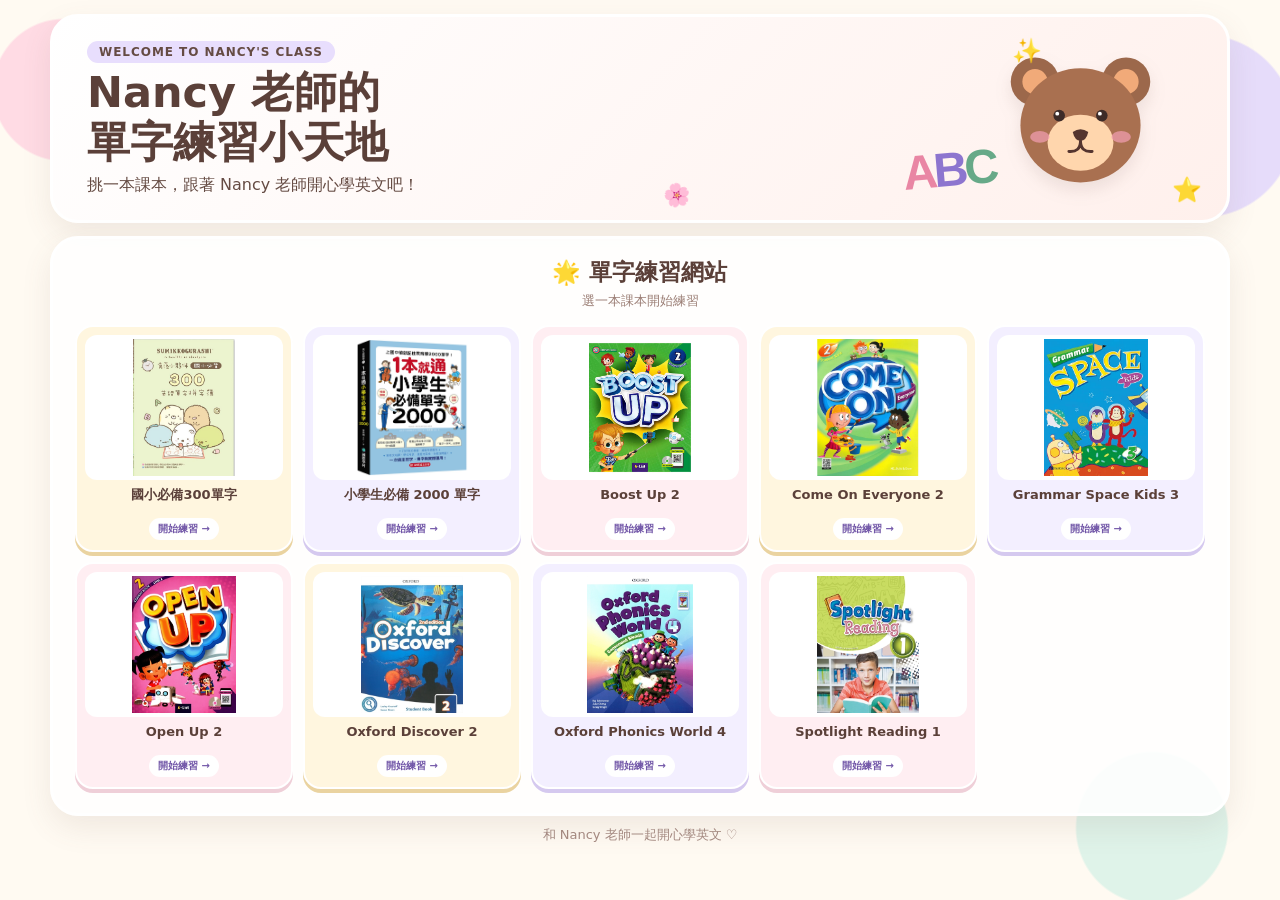
<file: index.html>
<!doctype html>
<html lang="zh-Hant">
<head>
<meta charset="utf-8">
<meta name="viewport" content="width=device-width,initial-scale=1">
<title>Nancy 老師的單字練習小天地</title>
<style>
:root{--cream:#fffaf2;--ink:#654b43;--pink:#ffdfe8;--yellow:#fff0b8;--purple:#e8defd;--mint:#dff3e9}
*{box-sizing:border-box}
body{margin:0;min-height:100vh;color:var(--ink);font-family:"Microsoft JhengHei",system-ui,sans-serif;background:radial-gradient(circle at 5% 10%,#ffdbe4 0 70px,transparent 72px),radial-gradient(circle at 94% 14%,#e6dcfa 0 90px,transparent 92px),radial-gradient(circle at 90% 92%,#dff3e9 0 75px,transparent 77px),var(--cream)}
.page{width:min(1180px,calc(100% - 28px));margin:auto;padding:14px 0 20px}
.hero,.lessons{position:relative;overflow:hidden;border:3px solid #fff;border-radius:28px;background:#ffffffdf;box-shadow:0 12px 30px #73584f1c}
.hero{display:grid;grid-template-columns:1fr 290px;align-items:center;min-height:190px;padding:24px 34px;background:linear-gradient(135deg,#fff,#fff0ec)}
.tag{display:inline-block;margin:0 0 5px;padding:4px 12px;border-radius:999px;background:var(--purple);font-size:12px;font-weight:900;letter-spacing:.08em}
h1{margin:0;font-size:clamp(29px,4vw,43px);line-height:1.15;color:#5b4039}
.intro{margin:8px 0 0;font-size:16px}
.mascot-wrap{position:relative;width:280px;height:155px}.bear-art{position:absolute;right:0;top:0;width:205px;height:155px;filter:drop-shadow(0 8px 8px #73584f20);animation:float 3s ease-in-out infinite}.abc-big{position:absolute;left:0;bottom:2px;font:900 48px/1 "Arial Rounded MT Bold",Arial,sans-serif;letter-spacing:-4px;transform:rotate(-5deg)}.abc-big .a{color:#e986a4}.abc-big .b{color:#8d75cf}.abc-big .c{color:#67a988}
.sparkle{position:absolute;font-size:24px;animation:twinkle 2s ease-in-out infinite}.s1{right:185px;top:20px}.s2{right:25px;bottom:16px;animation-delay:.7s}.flower{position:absolute;left:52%;bottom:13px;font-size:22px;transform:rotate(-12deg)}
.lessons{margin-top:13px;padding:18px 22px 24px}
.lessons h2{margin:0;text-align:center;font-size:23px;color:#5b4039}.hint{text-align:center;margin:4px 0 15px;color:#9b7e75;font-size:13px}
.grid{display:grid;grid-template-columns:repeat(5,minmax(0,1fr));gap:10px}
.card{display:flex;flex-direction:column;min-width:0;padding:8px;border:2px solid #fff;border-radius:18px;color:var(--ink);text-decoration:none;background:#fff6df;box-shadow:0 4px 0 #ead3a0;transition:.18s}
.card:nth-child(3n+2){background:#f3efff;box-shadow:0 4px 0 #d5c9ef}.card:nth-child(3n){background:#ffeef2;box-shadow:0 4px 0 #efcfd8}
.card:hover{transform:translateY(-3px);box-shadow:0 8px 16px #73584f1d}
.cover-wrap{height:145px;border-radius:12px;background:#fff;display:flex;align-items:center;justify-content:center;overflow:hidden;padding:4px}
.cover{display:block;max-width:100%;max-height:100%;width:auto;height:auto;object-fit:contain}
.card-content{display:flex;flex-direction:column;align-items:center;text-align:center;gap:5px;padding:7px 3px 2px;min-height:62px}
.card strong{font-size:13px;line-height:1.25;color:#5b4039}
.card p{display:none}
.go{margin-top:auto;padding:4px 9px;border-radius:999px;background:#fff;font-size:10px;font-weight:900;color:#7257a8}
footer{text-align:center;margin-top:10px;color:#a58a81;font-size:13px}
@keyframes float{50%{transform:translateY(-7px) rotate(1deg)}}@keyframes twinkle{50%{transform:scale(.65);opacity:.45}}
@media(prefers-reduced-motion:reduce){*{animation:none!important;transition:none!important}}
@media(max-width:950px){.hero{grid-template-columns:1fr 230px}.mascot-wrap{width:225px}.bear-art{width:175px}.abc-big{font-size:40px}.grid{grid-template-columns:repeat(3,1fr)}}
@media(max-width:560px){.page{padding:9px 0 16px}.hero{grid-template-columns:1fr;padding:18px;text-align:center;min-height:auto}.mascot-wrap,.sparkle,.flower{display:none}.lessons{padding:14px 11px 18px}.grid{grid-template-columns:repeat(2,1fr);gap:8px}.cover-wrap{height:150px}.card{padding:7px}.card strong{font-size:12px}}
</style>
</head>
<body><main class="page">
<section class="hero">
  <div><p class="tag">WELCOME TO NANCY'S CLASS</p><h1>Nancy 老師的<br>單字練習小天地</h1><p class="intro">挑一本課本，跟著 Nancy 老師開心學英文吧！</p></div>
  <div class="mascot-wrap"><svg class="bear-art" viewBox="0 0 180 160" role="img" aria-label="可愛粉彩小熊">
    <circle cx="43" cy="42" r="25" fill="#9c684b"/><circle cx="137" cy="42" r="25" fill="#9c684b"/>
    <circle cx="43" cy="42" r="13" fill="#f1aa79"/><circle cx="137" cy="42" r="13" fill="#f1aa79"/>
    <ellipse cx="90" cy="87" rx="62" ry="59" fill="#a97050"/>
    <ellipse cx="90" cy="105" rx="34" ry="29" fill="#ffd6ad"/>
    <circle cx="68" cy="77" r="6" fill="#3d2b28"/><circle cx="112" cy="77" r="6" fill="#3d2b28"/>
    <circle cx="66" cy="75" r="2" fill="#fff"/><circle cx="110" cy="75" r="2" fill="#fff"/>
    <path d="M82 94 Q90 88 98 94 Q96 103 90 103 Q84 103 82 94" fill="#55352f"/>
    <path d="M90 103 Q90 115 78 114 M90 103 Q90 115 102 114" fill="none" stroke="#55352f" stroke-width="3" stroke-linecap="round"/>
    <ellipse cx="48" cy="99" rx="10" ry="6" fill="#ef9cae" opacity=".75"/><ellipse cx="132" cy="99" rx="10" ry="6" fill="#ef9cae" opacity=".75"/>
  </svg><div class="abc-big"><span class="a">A</span><span class="b">B</span><span class="c">C</span></div></div>
  <span class="sparkle s1">✨</span><span class="sparkle s2">⭐</span><span class="flower">🌸</span>
</section>

<section class="lessons">
<h2>🌟 單字練習網站</h2>
<p class="hint">選一本課本開始練習</p>
<div class="grid">

<a class="card" href="300_words_complete.html">
  <div class="cover-wrap"><img class="cover" src="300.jfif?v=20260808-2" alt="國小必備300單字封面"></div>
  <div class="card-content"><strong>國小必備300單字</strong><p>P1～P56 中英文單字聽讀與複習</p><span class="go">開始練習 →</span></div>
</a>

<a class="card" href="https://snorlax2026.github.io/teaching/word-puzzle/index.html">
  <div class="cover-wrap"><img class="cover" src="2000.jpg?v=20260808-2" alt="小學生必備2000單字封面"></div>
  <div class="card-content"><strong>小學生必備 2000 單字</strong><p>看中文、聽發音、挑戰英文拼字</p><span class="go">開始練習 →</span></div>
</a>

<a class="card" href="boost_up_2.html">
  <div class="cover-wrap"><img class="cover" src="boost up 2.jfif?v=20260808-2" alt="Boost Up 2 封面"></div>
  <div class="card-content"><strong>Boost Up 2</strong><p>U1～U8 依 Lesson 練習單字、片語與拼字</p><span class="go">開始練習 →</span></div>
</a>

<a class="card" href="come_on_everyone_2.html">
  <div class="cover-wrap"><img class="cover" src="come on everyone 2.jfif?v=20260808-2" alt="Come On Everyone 2 封面"></div>
  <div class="card-content"><strong>Come On Everyone 2</strong><p>U1～U8 單字發音與重組拼字練習</p><span class="go">開始練習 →</span></div>
</a>

<a class="card" href="https://snorlax2026.github.io/teaching/Grammar_Space_Kids_3_nancy.html">
  <div class="cover-wrap"><img class="cover" src="Grammar Space Kids 3.jfif?v=20260808-2" alt="Grammar Space Kids 3 封面"></div>
  <div class="card-content"><strong>Grammar Space Kids 3</strong><p>課本單字發音練習</p><span class="go">開始練習 →</span></div>
</a>

<a class="card" href="open_up_2.html">
  <div class="cover-wrap"><img class="cover" src="Open Up 2.jfif?v=20260808-2" alt="Open Up 2 封面"></div>
  <div class="card-content"><strong>Open Up 2</strong><p>U1～U8 中英文單字、發音與重組練習</p><span class="go">開始練習 →</span></div>
</a>

<a class="card" href="oxford_discover_2.html">
  <div class="cover-wrap"><img class="cover" src="Oxford Discover 2.jfif?v=20260808-2" alt="Oxford Discover 2 封面"></div>
  <div class="card-content"><strong>Oxford Discover 2</strong><p>U1～U18 中英文單字與發音練習</p><span class="go">開始練習 →</span></div>
</a>

<a class="card" href="oxford_phonics_world_4.html">
  <div class="cover-wrap"><img class="cover" src="Oxford Phonics World 4.jfif?v=20260808-2" alt="Oxford Phonics World 4 封面"></div>
  <div class="card-content"><strong>Oxford Phonics World 4</strong><p>U1～U8 Consonant Blends 發音與拼字練習</p><span class="go">開始練習 →</span></div>
</a>

<a class="card" href="spotlight_reading_1.html">
  <div class="cover-wrap"><img class="cover" src="spotlight reading1.jfif?v=20260808-2" alt="Spotlight Reading 1 封面"></div>
  <div class="card-content"><strong>Spotlight Reading 1</strong><p>U1～U16 中英文單字、發音與重組拼字練習</p><span class="go">開始練習 →</span></div>
</a>

</div>
</section>

<footer>和 Nancy 老師一起開心學英文 ♡</footer>
</main></body></html>
</file>
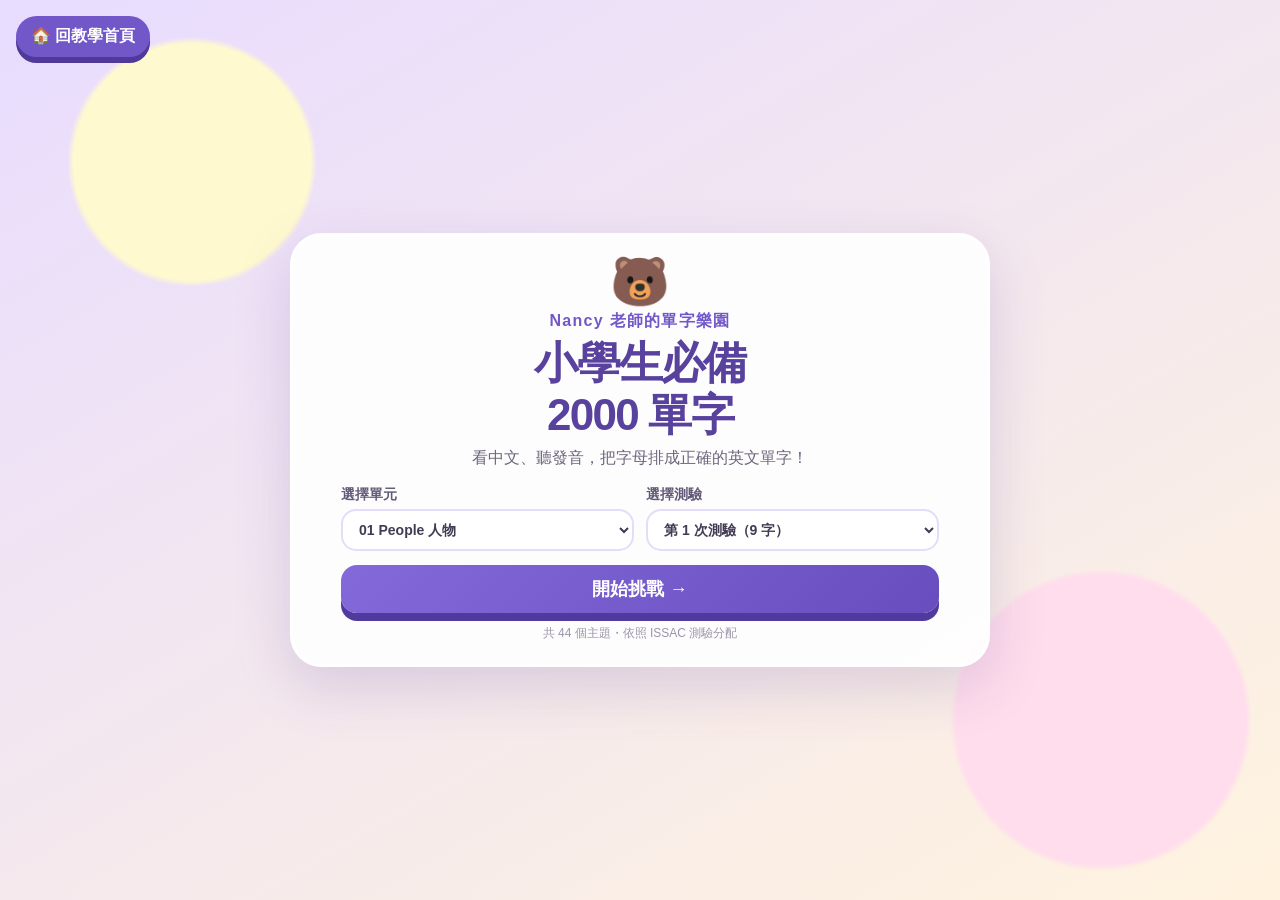
<file: word-puzzle/index.html>
<!DOCTYPE html>
<html lang="zh-Hant">
<head>
  <meta charset="UTF-8">
  <meta name="viewport" content="width=device-width, initial-scale=1">
  <title>小學生必備 2000 單字｜Nancy 老師的單字樂園</title>
  <style>
    :root{--ink:#423b54;--purple:#7257c8;--pink:#ff8fb4;--cream:#fffaf0;--yellow:#ffd96a}
    *{box-sizing:border-box}body{color:var(--ink);font-family:"Microsoft JhengHei",Arial,sans-serif;background:#f4edff;margin:0}button,select{font:inherit}button{cursor:pointer}
    .page{background:radial-gradient(circle at 15% 18%,#fff9cf 0 9%,transparent 9.5%),radial-gradient(circle at 86% 80%,#ffddec 0 11%,transparent 11.5%),linear-gradient(150deg,#e8dcff,#fff3df);place-items:center;min-height:100vh;padding:12px 18px;display:grid}
    .card{background:#ffffffeb;border:3px solid #fff;border-radius:32px;width:min(700px,100%);box-shadow:0 20px 55px #5b3d962e}
    .welcome,.result{text-align:center;padding:22px clamp(22px,6vw,48px)}.mascot{font-size:48px;line-height:1}.eyebrow{color:var(--purple);letter-spacing:.08em;margin:5px 0;font-weight:800}
    h1{letter-spacing:-.04em;color:#58429d;margin:2px 0 5px;font-size:clamp(32px,5vw,44px);line-height:1.18}.subtitle{color:#6e677c;margin:0 auto 16px;font-size:16px;line-height:1.5}
    .picker-grid{text-align:left;grid-template-columns:1fr 1fr;gap:12px;margin-bottom:14px;display:grid}label{color:#615977;font-size:14px;font-weight:800}
    select{width:100%;color:var(--ink);background:#fff;border:2px solid #e5dcfa;border-radius:15px;outline:none;margin-top:5px;padding:10px 12px;display:block}select:focus{border-color:#a58de8}
    .primary,.secondary,.retry,.skip,.home{border:0;border-radius:16px;padding:12px 22px;font-weight:900}.primary{color:#fff;background:linear-gradient(135deg,#8469da,#674dbd);box-shadow:0 8px #513a9d}.primary:disabled{opacity:.45;cursor:not-allowed}.welcome>.primary{width:100%;font-size:18px}.tiny{color:#9b94a8;margin:12px 0 0;font-size:12px}
    .practice{padding:20px clamp(16px,4vw,34px) 30px}.topbar{grid-template-columns:auto 1fr auto;align-items:center;gap:16px;display:grid}.topbar strong,.topbar span{display:block}.topbar span{color:#92899f;font-size:13px}.score{background:#fff2b9;border-radius:18px;padding:10px 13px;font-weight:900}
    .home{color:#fff;background:#7257c8;box-shadow:0 6px #4f3999}.progress{background:#eee9f3;border-radius:99px;height:11px;margin:20px 0 8px;overflow:hidden}.progress i{background:linear-gradient(90deg,#ff9aba,#ffd06b);border-radius:99px;height:100%;display:block}
    .question-nav{justify-content:space-between;align-items:center;display:flex}.previous{color:#654eaa;background:#fff;border:3px solid #8b75ce;border-radius:15px;padding:8px 18px;font-weight:900}.previous:disabled{opacity:.35}.meaning{text-align:center;color:#514272;margin:18px 0 8px;font-size:clamp(34px,8vw,54px);font-weight:950}.speak{color:#3178a5;background:#e9f6ff;border:0;border-radius:99px;margin:auto;padding:9px 16px;font-weight:800;display:block}.instruction{text-align:center;color:#91899e;margin:24px 0 10px;font-size:14px}
    .answer-zone{color:#aaa2b5;background:#faf7ff;border:3px dashed #d8caef;border-radius:20px;flex-wrap:wrap;justify-content:center;align-items:center;gap:8px;min-height:78px;padding:12px;display:flex}.tiles{flex-wrap:wrap;justify-content:center;gap:9px;min-height:82px;margin:18px 0;display:flex}.letter{color:#59439c;text-transform:lowercase;background:#fff;border:2px solid #5f47ad;border-radius:13px;min-width:45px;height:48px;padding:0 12px;font-size:22px;font-weight:950;box-shadow:0 5px #d5c8f4}
    .feedback{text-align:center;border-radius:14px;margin:8px 0 16px;padding:14px;font-size:17px;font-weight:900}.good{color:#24763b;background:#dbf7df}.try{color:#7c4d00;background:#fff0d1}.actions{grid-template-columns:1fr 1fr;gap:12px;display:grid}.secondary{color:#66577d;background:#eee9f4}.retry{color:#704b00;background:#ffe082}.skip{color:#fff;background:#8068c5}.result button{width:100%;margin-top:14px}.wrong-list{display:flex;flex-wrap:wrap;justify-content:center;gap:8px}.wrong-list span{background:#fff1db;border-radius:99px;padding:7px 11px;font-size:13px}
    .site-home{position:fixed;z-index:10;left:16px;top:16px;color:#fff;background:#7257c8;border-radius:999px;padding:10px 15px;font-weight:900;text-decoration:none;box-shadow:0 6px #4f3999}
    @media(max-width:560px){.picker-grid{grid-template-columns:1fr}.welcome{padding:30px 20px}.topbar{grid-template-columns:1fr auto}.home{grid-column:1/-1;width:100%}.actions{grid-template-columns:1fr}.site-home{position:absolute;left:10px;top:10px;font-size:13px;padding:8px 11px}}
  </style>
</head>
<body>
  <main class="page"><a class="site-home" href="https://snorlax2026.github.io/teaching/">🏠 回教學首頁</a><section id="app" class="card"></section></main>
  <script>
    const EXAMS_BASE64 = "77u/5Lul5LiL5piv5a6M5pW055qEIDF+NDQg5Zau5YWD5Zau5a2X5ris6amX5YiG6YWN6KGo77yaCvCfp5EgMDEgUGVvcGxlIOS6uueJqSAo5YWxIDI2IOWtlykKKiDnrKwgMSDmrKHmuKzpqZcgKDnlrZcp77yaYWR1bHQgKOaIkOS6uinjgIFhbmdlbCAo5aSp5L2/[base64]/[base64]/kvK8p44CBd2lmZSAo5aa75a2QKSAx44CCCuKcqCAwMyBBcHBlYXJhbmNlIOWkluihqCAo5YWxIDE5IOWtlykKKiDnrKwgMSDmrKHmuKzpqZcgKDnlrZcp77yaYmVhdXRpZnVsICjmvILkuq7nmoQp44CBYmxpbmQgKOecvOebsueahCnjgIFjdXRlICjlj6/mhJvnmoQp44CBY2h1YmJ5ICjog5bog5bnmoQp44CBZmF0ICjogqXog5bnmoQp44CBaGFuZHNvbWUgKOiLseS/[base64]/[base64]/jueahCnjgIFwcm91ZCAo6amV5YKy55qEKeOAgXJpY2ggKOaciemMoueahCnjgIFzZWxmaXNoICjoh6rnp4HnmoQp44CBc2h5ICjlrrPnvp7nmoQp44CBc21hcnQgKOiBsOaYjueahCnjgIFzdHVwaWQgKOaEmuigoueahCnjgIFzdWNjZXNzZnVsICjmiJDlip/[base64]/[base64]/[base64]/[base64]/[base64]/[base64]/[base64]/[base64]/[base64]/[base64]/KeOAgWRpbmluZyByb29tICjpo6/[base64]/KeOAgWxpdmluZyByb29tICjlrqLlu7Mp44CBcm9vZiAo5bGL6aCCKeOAgXJvb20gKOaIv+mWkynjgIFzdGFpcnMgKOaok+airynjgIFzdHVkeSAo5pu45oi/[base64]/[base64]/[base64]/[base64]/[base64]/55CDKeOAgWZhbiAo54uC54ax5oSb5aW96ICF44CB57KJ57WyKeOAgWZvb3RiYWxsICjnvo7lvI/[base64]/[base64]/[base64]/[base64]/[base64]/seaogumDqCkgMTTjgIIKKiDnrKwgMiDmrKHmuKzpqZcgKDjlrZcp77yaY29udmVuaWVuY2Ugc3RvcmUgKOS+v+WIqeWVhuW6lynjgIFjb3VudHJ5ICjlnIvlrrYp44CBY3Jvc3N3YWxrICjooYzkurrnqb/[base64]/5pa5KSAxNOOAggrwn5qXIDMyIFRyYW5zcG9ydGF0aW9uIOS6pOmAmuW3peWFtyAo5YWxIDMxIOWtlykKKiDnrKwgMSDmrKHmuKzpqZcgKDjlrZcp77yaYWlycGxhbmUgKOmjm+apnynjgIFhaXJwb3J0ICjmqZ/[base64]/[base64]/jgIHkuIDlgIvnjrvnkoPmna/[base64]/[base64]/[base64]/[base64]/[base64]/lloflj60p44CBdmlvbGluICjlsI/[base64]/g+eahCnjgIFnb29kICjlpb3nmoQp44CBaGFwcHkgKOW/[base64]/[base64]/og73nmoQp44CBbWFpbiAo5Li76KaB55qEKeOAgW1hcnZlbG91cyAo5Luk5Lq66ama5ZiG55qE44CB6Z2e5Yeh55qEKSAyMuOAggoqIOesrCAyIOasoea4rOmplyAoOOWtlynvvJpuZXcgKOaWsOeahCnjgIFvbmx5ICjllK/[base64]/[base64]";
    const examsText = new TextDecoder().decode(Uint8Array.from(atob(EXAMS_BASE64), c => c.charCodeAt(0)));
    function parseExams(text){
      const units=[]; let unit=null;
      for(const raw of text.split(/\r?\n/)){
        const line=raw.replace(/^\uFEFF/,"").trim();
        const head=line.match(/^(?:[^\d\s]+\s*)?(\d{2})\s+(.+?)\s*\(共/);
        if(head){unit={number:Number(head[1]),title:head[2].trim(),quizzes:[]};units.push(unit);continue}
        const quiz=line.match(/^\*?\s*第\s*(\d+)\s*次測驗\s*\([^)]*\)[：:]\s*(.+)$/);
        if(!quiz||!unit)continue;
        const body=quiz[2].replace(/\s+\d+。\s*$/,"").replace(/。\s*$/,"");
        const items=[]; let part="",depth=0;
        for(const ch of body){
          if(ch==="(")depth++;
          if(ch===")"&&depth>0)depth--;
          if(ch==="、"&&depth===0){if(part.trim())items.push(part.trim());part="";continue}
          part+=ch;
        }
        if(part.trim())items.push(part.trim());
        const words=items.map(item=>{
          const end=item.lastIndexOf(")"),start=item.lastIndexOf(" (",end);
          return start>0?{english:item.slice(0,start).trim(),chinese:item.slice(start+2,end).trim()}:{english:item.trim(),chinese:""};
        }).filter(w=>w.english);
        unit.quizzes.push({number:Number(quiz[1]),words});
      }
      return units;
    }
    const units=parseExams(examsText),app=document.getElementById("app");
    let unitIndex=0,quizIndex=0,wordIndex=0,score=0,wrong=[],answer=[],tiles=[],feedback="",finished=false;
    const esc=s=>String(s).replace(/[&<>"']/g,c=>({"&":"&amp;","<":"&lt;",">":"&gt;",'"':"&quot;","'":"&#39;"}[c]));
    function shuffle(word){const a=[...word].map((char,id)=>({char,id}));for(let i=a.length-1;i;i--){const j=Math.floor(Math.random()*(i+1));[a[i],a[j]]=[a[j],a[i]]}if(a.map(x=>x.char).join("")===word&&a.length>1)[a[0],a[1]]=[a[1],a[0]];return a}
    function home(){finished=false;app.className="card welcome";app.innerHTML=`<div class="mascot">🐻</div><p class="eyebrow">Nancy 老師的單字樂園</p><h1>小學生必備<br>2000 單字</h1><p class="subtitle">看中文、聽發音，把字母排成正確的英文單字！</p><div class="picker-grid"><label>選擇單元<select id="unit">${units.map((u,i)=>`<option value="${i}">${String(u.number).padStart(2,"0")} ${esc(u.title)}</option>`).join("")}</select></label><label>選擇測驗<select id="quiz"></select></label></div><button id="start" class="primary">開始挑戰 →</button><p class="tiny">共 ${units.length} 個主題・依照 ISSAC 測驗分配</p>`;
      const unit=document.getElementById("unit"),quiz=document.getElementById("quiz");unit.value=unitIndex;
      const fill=()=>{unitIndex=Number(unit.value);quiz.innerHTML=units[unitIndex].quizzes.map((q,i)=>`<option value="${i}">第 ${q.number} 次測驗（${q.words.length} 字）</option>`).join("");quizIndex=0};fill();unit.onchange=fill;quiz.onchange=()=>quizIndex=Number(quiz.value);document.getElementById("start").onclick=start;
    }
    function start(){wordIndex=0;score=0;wrong=[];finished=false;prepare();practice()}
    function currentQuiz(){return units[unitIndex].quizzes[quizIndex]}function currentWord(){return currentQuiz().words[wordIndex]}
    function prepare(){answer=[];tiles=shuffle(currentWord().english);feedback=""}
    function practice(){const q=currentQuiz(),w=currentWord(),pct=Math.round(wordIndex/q.words.length*100);app.className="card practice";app.innerHTML=`<header class="topbar"><button id="home" class="home">🏠 回首頁</button><div><strong>${String(units[unitIndex].number).padStart(2,"0")} ${esc(units[unitIndex].title)}</strong><span>第 ${q.number} 次測驗</span></div><div class="score">⭐ ${score}</div></header><div class="progress"><i style="width:${pct}%"></i></div><div class="question-nav"><button id="prev" class="previous" ${wordIndex===0?"disabled":""}>← 上一題</button><p>第 ${wordIndex+1} 題 / 共 ${q.words.length} 題</p><button id="nav-next" class="previous" ${wordIndex+1===q.words.length?"disabled":""}>下一題 →</button></div><div class="meaning">${esc(w.chinese)}</div><button id="speak" class="speak">🔊 聽發音</button><p class="instruction">依序點選字母，排出正確單字</p><div id="answer" class="answer-zone">${answer.length?answer.map(x=>letter(x,"answer")).join(""):"點選下方字母開始拼字"}</div><div id="tiles" class="tiles">${tiles.map(x=>letter(x,"tile")).join("")}</div>${feedback?`<div class="feedback ${feedback.ok?"good":"try"}">${esc(feedback.text)}</div>`:""}<div class="actions">${feedback?(feedback.ok?`<button id="next" class="primary">${wordIndex+1===q.words.length?"看成績":"下一題 →"}</button>`:`<button id="retry" class="retry">🔄 再做一次</button><button id="next" class="skip">${wordIndex+1===q.words.length?"看成績":"下一題 →"}</button>`):`<button id="reset" class="secondary">重新排列</button><button id="check" class="primary">檢查答案</button>`}</div>`;
      document.getElementById("home").onclick=home;document.getElementById("prev").onclick=()=>{wordIndex--;prepare();practice()};document.getElementById("nav-next").onclick=()=>{wordIndex++;prepare();practice()};document.getElementById("speak").onclick=speak;
      document.querySelectorAll("[data-place]").forEach(b=>b.onclick=()=>move(Number(b.dataset.id),b.dataset.place));
      if(feedback){if(document.getElementById("retry"))document.getElementById("retry").onclick=()=>{prepare();practice()};document.getElementById("next").onclick=next}else{document.getElementById("reset").onclick=()=>{prepare();practice()};document.getElementById("check").onclick=check}
    }
    function letter(x,place){return `<button class="letter" data-id="${x.id}" data-place="${place}">${x.char===" "?"空格":esc(x.char)}</button>`}
    function move(id,place){if(feedback)return;const from=place==="tile"?tiles:answer,to=place==="tile"?answer:tiles,index=from.findIndex(x=>x.id===id);to.push(from.splice(index,1)[0]);practice()}
    function check(){const w=currentWord(),made=answer.map(x=>x.char).join("");if(answer.length!==[...w.english].length){feedback={ok:false,text:"還有字母沒放上去喔！"}}else if(made.toLowerCase()===w.english.toLowerCase()){score++;feedback={ok:true,text:"答對了！太厲害了 🌟"}}else{wrong.push(w);feedback={ok:false,text:`正確答案是：${w.english}`}}practice()}
    function next(){if(wordIndex+1>=currentQuiz().words.length){result();return}wordIndex++;prepare();practice()}
    function speak(){if(!("speechSynthesis" in window))return;speechSynthesis.cancel();const u=new SpeechSynthesisUtterance(currentWord().english);u.lang="en-US";u.rate=.75;speechSynthesis.speak(u)}
    function result(){const q=currentQuiz();app.className="card result";app.innerHTML=`<div class="mascot">🎉</div><p class="eyebrow">完成挑戰</p><h1>${score} / ${q.words.length}</h1><p class="subtitle">${score===q.words.length?"全部答對，超級單字王！":`你完成了！還有 ${wrong.length} 個單字可以再練習。`}</p>${wrong.length?`<div class="wrong-list">${wrong.map(w=>`<span>${esc(w.english)}・${esc(w.chinese)}</span>`).join("")}</div>`:""}<button id="again" class="primary">再練一次</button><button id="back" class="secondary">🏠 回首頁</button>`;document.getElementById("again").onclick=start;document.getElementById("back").onclick=home}
    home();
  </script>
</body>
</html>
</file>
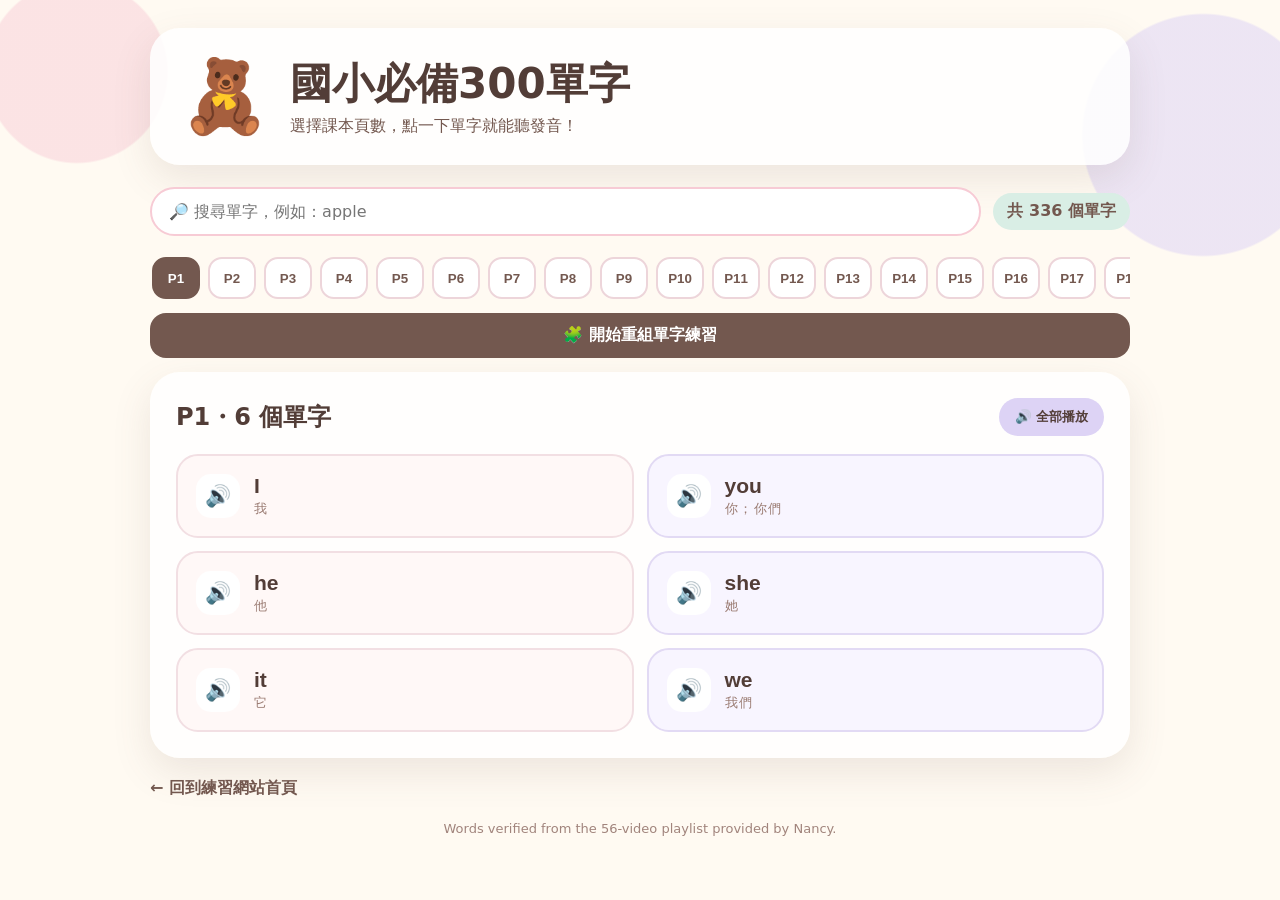
<file: 300_words_complete.html>
<!doctype html>
<html lang="zh-Hant">
<head>
<meta charset="utf-8"><meta name="viewport" content="width=device-width,initial-scale=1">
<title>國小必備300單字｜Nancy 老師</title>
<style>
:root{--cream:#fffaf2;--pink:#f7cbd5;--lav:#ddd3f5;--mint:#d9eee5;--brown:#73584f;--deep:#523d37;--white:#fff}. *{box-sizing:border-box}*{box-sizing:border-box}body{margin:0;color:var(--brown);font-family:"Microsoft JhengHei",system-ui,sans-serif;background:radial-gradient(circle at 6% 8%,#f8cfd888 0 90px,transparent 92px),radial-gradient(circle at 94% 15%,#ddd3f588 0 120px,transparent 122px),var(--cream);min-height:100vh}.app{width:min(980px,calc(100% - 28px));margin:auto;padding:28px 0 55px}.top{display:flex;align-items:center;gap:20px;padding:26px 30px;border-radius:30px;background:#ffffffdd;box-shadow:0 14px 38px #73584f20}.bear{font-size:72px}.top h1{margin:0;color:var(--deep);font-size:clamp(27px,5vw,42px)}.top p{margin:4px 0 0}.toolbar{display:grid;grid-template-columns:1fr auto;gap:12px;margin:22px 0 14px}.search{width:100%;padding:13px 17px;border:2px solid var(--pink);border-radius:999px;background:white;font:inherit;color:var(--deep);outline:none}.search:focus{border-color:#c4addf}.count{align-self:center;padding:8px 14px;border-radius:999px;background:var(--mint);font-weight:700}.pages{display:flex;gap:8px;overflow-x:auto;padding:7px 2px 14px;scrollbar-color:#d8b8c0 transparent}.page-btn{flex:0 0 auto;width:48px;height:42px;border:2px solid #edd5da;border-radius:14px;background:white;color:var(--brown);font-weight:800;cursor:pointer}.page-btn:hover,.page-btn.active{border-color:var(--brown);background:var(--brown);color:white}.panel{padding:26px;border-radius:30px;background:#ffffffdd;box-shadow:0 14px 38px #73584f20}.panel-head{display:flex;align-items:center;justify-content:space-between;gap:10px;margin-bottom:18px}.panel h2{margin:0;color:var(--deep)}.listen-all{padding:10px 16px;border:0;border-radius:999px;background:var(--lav);color:var(--deep);font-weight:800;cursor:pointer}.cards{display:grid;grid-template-columns:repeat(2,1fr);gap:13px}.card{display:flex;align-items:center;gap:14px;padding:18px;border:2px solid #f2dfe3;border-radius:22px;background:#fff8f7;cursor:pointer;text-align:left;color:var(--brown);transition:.16s}.card:nth-child(even){background:#f8f5ff;border-color:#e2daf4}.card:hover{transform:translateY(-2px);box-shadow:0 8px 18px #73584f18}.sound{display:grid;place-items:center;flex:0 0 44px;height:44px;border-radius:15px;background:white;font-size:21px}.word{display:block;color:var(--deep);font-size:21px;font-weight:900}.spell{display:block;margin-top:2px;color:#9a7b72;font-size:13px;letter-spacing:.12em}.empty{text-align:center;padding:42px;color:#9a7b72}.home{display:inline-block;margin-top:20px;color:var(--brown);font-weight:700;text-decoration:none}footer{text-align:center;margin-top:22px;color:#a1847c;font-size:13px}@media(max-width:650px){.top{padding:22px 20px}.bear{font-size:55px}.toolbar{grid-template-columns:1fr}.count{justify-self:start}.panel{padding:20px 15px}.cards{grid-template-columns:1fr}.panel-head{align-items:flex-start;flex-direction:column}}
.practice-launch{width:100%;margin:0 0 14px;border:0;border-radius:16px;padding:12px;background:#73584f;color:#fff;font:inherit;font-weight:900;cursor:pointer}.practice{display:none;margin-top:15px;padding:22px;border-radius:30px;background:#ffffffee;box-shadow:0 14px 38px #73584f20;text-align:center}.practice.open{display:block}.practice-top{display:flex;align-items:center;justify-content:space-between;gap:10px}.practice h2{margin:0;color:var(--deep)}.question-count{padding:7px 12px;border-radius:999px;background:#fff0b8;font-weight:900}.clue{margin:20px 0 5px;color:var(--deep);font-size:clamp(30px,5vw,45px);font-weight:950}.answer{min-height:68px;margin:15px auto;padding:11px;display:flex;flex-wrap:wrap;justify-content:center;align-items:center;gap:7px;border:3px dashed #d5c6e8;border-radius:18px;background:#faf7ff}.answer.empty:after{content:'點選下方字母開始拼字';color:#aa9bb5;font-weight:700}.letters{display:flex;flex-wrap:wrap;justify-content:center;gap:9px;margin:15px 0}.letter,.chosen{width:49px;height:53px;border:2px solid #8066b4;border-radius:13px;background:#fff;color:#634a96;font-size:24px;font-weight:950;cursor:pointer;box-shadow:0 4px 0 #d8cbed}.letter:disabled{opacity:.18;cursor:default}.chosen{background:#f3edff}.feedback{min-height:30px;margin:9px;font-size:18px;font-weight:900}.actions{display:flex;flex-wrap:wrap;justify-content:center;gap:9px}.action{border:0;border-radius:14px;padding:11px 17px;background:#eee8f7;color:#604b76;font:inherit;font-weight:900;cursor:pointer}.action.primary{background:#73584f;color:#fff}.action.sound-btn{background:#dff2ff;color:#33789b}
</style>
</head>
<body><main class="app">
<header class="top"><div class="bear">🧸</div><div><h1>國小必備300單字</h1><p>選擇課本頁數，點一下單字就能聽發音！</p></div></header>
<div class="toolbar"><input class="search" id="search" type="search" placeholder="🔎 搜尋單字，例如：apple"><div class="count" id="count"></div></div>
<nav class="pages" id="pages" aria-label="課本頁數"></nav>
<button class="practice-launch" id="startPractice">🧩 開始重組單字練習</button>
<section class="panel"><div class="panel-head"><h2 id="title">P1</h2><button class="listen-all" id="listenAll">🔊 全部播放</button></div><div class="cards" id="cards"></div></section>
<section class="practice" id="practice" aria-label="重組單字練習"><div class="practice-top"><h2>🧩 重組單字練習</h2><span class="question-count" id="questionCount"></span></div><div class="clue" id="clue"></div><button class="action sound-btn" id="hearWord">🔊 聽發音</button><div class="answer empty" id="answer"></div><div class="letters" id="letters"></div><div class="feedback" id="feedback"></div><div class="actions"><button class="action" id="undoLetter">↩ 撤回</button><button class="action" id="reshuffle">🔀 重新排列</button><button class="action primary" id="checkAnswer">✓ 檢查答案</button><button class="action" id="skipWord">跳過／下一題 →</button><button class="action" id="closePractice">關閉練習</button></div></section>
<a class="home" href="index.html">← 回到練習網站首頁</a><footer>Words verified from the 56-video playlist provided by Nancy.</footer>
</main>
<script>
const data={
1:['I','you','he','she','it','we'],2:['they','I am','you are','he is','she is','it is'],3:['we are','they are','my','your','his','her'],4:['how','what','when','where','who','why'],5:['week','year','today','morning','afternoon','evening'],6:['night','book','book bag','chair','computer','desk'],7:['eraser','marker','notebook','pen','pencil','pencil box'],8:['ruler','father','mother','dad','mom','grandfather'],9:['grandmother','grandma','grandpa','brother','sister','aunt'],10:['uncle','girl','boy','student','classmate','friend'],11:['Mr.','Mrs.','Ms.','arm','ear','eye'],12:['feet','foot','hair','hand','head','leg'],13:['mouth','nose','apple','banana','bread','cake'],14:['egg','hamburger','hot dog','ice cream','juice','milk'],15:['pizza','sandwich','soup','tea','water','breakfast'],16:['dinner','lunch','animal','bear','bird','cat'],17:['chicken','dog','elephant','fish','lion','monkey'],18:['pig','rabbit','snake','tiger','frog','zoo'],19:['ant','bee','number','zero','one','two'],20:['three','four','five','six','seven','eight'],21:['nine','ten','eleven','twelve','twenty','thirty'],22:['forty','fifty','sixty','seventy','eighty','ninety'],23:['home','bathroom','bedroom','living room','kitchen','school'],24:['classroom','park','library','bookstore','store','supermarket'],25:['color','black','blue','brown','green','orange'],26:['pink','purple','red','white','yellow','dress'],27:['hat','jacket','shirt','shoes','shorts','skirt'],28:['beautiful','handsome','cute','smart','fat'],29:['thin','tall','big','small','long','short'],30:['clean','good','fine','new','old','bad'],31:['nice','great','weather','cloudy','hot','cold'],32:['cool','warm','sunny','windy','rainy','goodbye'],33:['hello','thank','sorry','please','bike','bus'],34:['car','taxi','train','no','yes','not'],35:['OK','open','close','cook','cut','dance'],36:['draw','drink','eat','fly','get up','come'],37:['go','has','have','help','like','listen'],38:['look','meet','play','read','run','see'],39:['sing','sleep','study','swim','take','talk'],40:['walk','want','wash','watch','write','name'],41:['art','Chinese','English','math','P.E.','baseball'],42:['basketball','dodgeball','doctor','teacher','spring','summer'],43:['fall','winter','January','February','March','April'],44:['May','June','July','August','September','October'],45:['November','December','Monday','Tuesday','Wednesday','Thursday'],46:['Friday','Saturday','Sunday','at','by','in'],47:['on','out','outside','under','angry','happy'],48:['sad','sick','sorry','thirsty','hungry','tired'],49:['card','bag','ball','bed','birthday','box'],50:['can','CD','comic book','do','does','dollar'],51:['door','window','star','sun','moon','flower'],52:['boy','key','kite','toy','may','a'],53:['an','some','many','much','table','telephone'],54:['TV','that','this','the','here','there'],55:['these','those','too','very','bring','jump'],56:['kick','laugh','pull','push','smell','turn']};
data[28].unshift('T-shirt');
const meanings={
1:['我','你；你們','他','她','它','我們'],2:['他們','我是','你是；你們是','他是','她是','它是'],3:['我們是','他們是','我的','你的；你們的','他的','她的'],4:['如何；怎麼','什麼','何時','哪裡','誰','為什麼'],5:['星期；週','年','今天','早上','下午','晚上'],6:['夜晚','書','書包','椅子','電腦','書桌'],7:['橡皮擦','彩色筆；白板筆','筆記本','原子筆','鉛筆','鉛筆盒'],8:['尺','父親','母親','爸爸','媽媽','祖父；外祖父'],9:['祖母；外祖母','奶奶；外婆','爺爺；外公','兄弟','姊妹','阿姨；姑姑；嬸嬸'],10:['叔叔；舅舅；伯伯','女孩','男孩','學生','同班同學','朋友'],11:['先生','太太','女士','手臂','耳朵','眼睛'],12:['腳（複數）','腳','頭髮','手','頭','腿'],13:['嘴巴','鼻子','蘋果','香蕉','麵包','蛋糕'],14:['蛋','漢堡','熱狗','冰淇淋','果汁','牛奶'],15:['披薩','三明治','湯','茶','水','早餐'],16:['晚餐','午餐','動物','熊','鳥','貓'],17:['雞','狗','大象','魚','獅子','猴子'],18:['豬','兔子','蛇','老虎','青蛙','動物園'],19:['螞蟻','蜜蜂','數字','零','一','二'],20:['三','四','五','六','七','八'],21:['九','十','十一','十二','二十','三十'],22:['四十','五十','六十','七十','八十','九十'],23:['家','浴室','臥室','客廳','廚房','學校'],24:['教室','公園','圖書館','書店','商店','超級市場'],25:['顏色','黑色','藍色','棕色','綠色','橘色'],26:['粉紅色','紫色','紅色','白色','黃色','洋裝'],27:['帽子','外套','襯衫','鞋子','短褲','裙子'],28:['美麗的','英俊的','可愛的','聰明的','胖的'],29:['瘦的','高的','大的','小的','長的','短的'],30:['乾淨的','好的','很好；健康的','新的','舊的；年老的','壞的'],31:['美好的；友善的','很棒的','天氣','多雲的','熱的','冷的'],32:['涼爽的','溫暖的','晴朗的','有風的','下雨的','再見'],33:['哈囉','感謝','抱歉的','請','腳踏車','公車'],34:['汽車','計程車','火車','不；沒有','是；好的','不'],35:['好的','打開','關上','煮；烹飪','切','跳舞'],36:['畫畫','喝','吃','飛','起床','來'],37:['去','有（第三人稱單數）','有','幫助','喜歡','聽'],38:['看','遇見；認識','玩','閱讀','跑','看見'],39:['唱歌','睡覺','讀書；學習','游泳','拿；帶','說話'],40:['走路','想要','洗','觀看','寫','名字'],41:['美術','中文','英文','數學','體育','棒球'],42:['籃球','躲避球','醫生','老師','春天','夏天'],43:['秋天','冬天','一月','二月','三月','四月'],44:['五月','六月','七月','八月','九月','十月'],45:['十一月','十二月','星期一','星期二','星期三','星期四'],46:['星期五','星期六','星期日','在（時間／地點）','藉由；搭乘','在……裡面'],47:['在……上面','出去；在外','在外面','在……下面','生氣的','開心的'],48:['難過的','生病的','抱歉的','口渴的','飢餓的','疲倦的'],49:['卡片','袋子','球','床','生日','盒子'],50:['能；可以','光碟','漫畫書','做','做（第三人稱單數）','美元'],51:['門','窗戶','星星','太陽','月亮','花'],52:['男孩','鑰匙','風箏','玩具','可以；可能','一個'],53:['一個','一些','許多（可數）','許多（不可數）','桌子','電話'],54:['電視','那個','這個','這；那（定冠詞）','這裡','那裡'],55:['這些','那些','也；太','非常','帶來','跳'],56:['踢','笑','拉','推','聞','轉；轉動']};
meanings[28].unshift('T恤');
const chinese={};Object.keys(data).forEach(p=>data[p].forEach((word,i)=>chinese[word]=meanings[p][i]));
let page=1;const pages=document.querySelector('#pages'),cards=document.querySelector('#cards'),title=document.querySelector('#title'),count=document.querySelector('#count'),search=document.querySelector('#search');
const all=Object.values(data).flat();count.textContent=`共 ${all.length} 個單字`;
for(let i=1;i<=56;i++){const b=document.createElement('button');b.className='page-btn'+(i===1?' active':'');b.textContent=`P${i}`;b.onclick=()=>showPage(i);pages.appendChild(b)}
function speak(word){speechSynthesis.cancel();const u=new SpeechSynthesisUtterance(word);u.lang='en-US';u.rate=.72;speechSynthesis.speak(u)}
function draw(words,label){title.textContent=label;cards.innerHTML='';if(!words.length){cards.innerHTML='<div class="empty">找不到符合的單字 🐾</div>';return}words.forEach(w=>{const b=document.createElement('button');b.className='card';b.innerHTML=`<span class="sound">🔊</span><span><span class="word">${w}</span><span class="spell">${chinese[w]||''}</span></span>`;b.onclick=()=>speak(w);cards.appendChild(b)})}
function showPage(n){page=n;search.value='';document.querySelectorAll('.page-btn').forEach((b,i)=>b.classList.toggle('active',i===n-1));draw(data[n],`P${n}・${data[n].length} 個單字`)}
search.oninput=()=>{const raw=search.value.trim(),q=raw.toLowerCase();if(!q){showPage(page);return}draw(all.filter(w=>w.toLowerCase().includes(q)||(chinese[w]||'').includes(raw)),`搜尋「${search.value}」`)};
document.querySelector('#listenAll').onclick=async()=>{speechSynthesis.cancel();const words=search.value?all.filter(w=>w.toLowerCase().includes(search.value.toLowerCase())):data[page];for(const w of words){await new Promise(resolve=>{const u=new SpeechSynthesisUtterance(w);u.lang='en-US';u.rate=.72;u.onend=resolve;u.onerror=resolve;speechSynthesis.speak(u)})}};
const practice=document.querySelector('#practice'),clue=document.querySelector('#clue'),lettersBox=document.querySelector('#letters'),answerBox=document.querySelector('#answer'),feedback=document.querySelector('#feedback'),questionCount=document.querySelector('#questionCount');let quizWords=[],quizIndex=0,letterTiles=[],chosenTiles=[];const normalized=s=>s.toLowerCase().replace(/[^a-z]/g,'');function shuffle(a){for(let i=a.length-1;i>0;i--){const j=Math.floor(Math.random()*(i+1));[a[i],a[j]]=[a[j],a[i]]}return a}function setupQuestion(){const w=quizWords[quizIndex];chosenTiles=[];letterTiles=shuffle([...normalized(w)].map((char,id)=>({char,id,used:false})));clue.textContent=chinese[w]||'';questionCount.textContent=`第 ${quizIndex+1} 題／共 ${quizWords.length} 題`;feedback.textContent='';drawLetters();speak(w)}function drawLetters(){answerBox.innerHTML='';answerBox.classList.toggle('empty',!chosenTiles.length);chosenTiles.forEach(tile=>{const b=document.createElement('button');b.className='chosen';b.textContent=tile.char;b.onclick=()=>removeTile(tile);answerBox.appendChild(b)});lettersBox.innerHTML='';letterTiles.forEach(tile=>{const b=document.createElement('button');b.className='letter';b.textContent=tile.char;b.disabled=tile.used;b.onclick=()=>{tile.used=true;chosenTiles.push(tile);feedback.textContent='';drawLetters()};lettersBox.appendChild(b)})}function removeTile(tile){tile.used=false;chosenTiles=chosenTiles.filter(t=>t!==tile);feedback.textContent='';drawLetters()}function nextQuestion(){quizIndex=(quizIndex+1)%quizWords.length;setupQuestion()}
document.querySelector('#startPractice').onclick=()=>{quizWords=[...data[page]];shuffle(quizWords);quizIndex=0;practice.classList.add('open');setupQuestion();practice.scrollIntoView({behavior:'smooth',block:'start'})};document.querySelector('#hearWord').onclick=()=>speak(quizWords[quizIndex]);document.querySelector('#undoLetter').onclick=()=>{if(chosenTiles.length)removeTile(chosenTiles[chosenTiles.length-1])};document.querySelector('#reshuffle').onclick=()=>{chosenTiles.forEach(t=>t.used=false);chosenTiles=[];shuffle(letterTiles);feedback.textContent='';drawLetters()};document.querySelector('#checkAnswer').onclick=()=>{const right=normalized(quizWords[quizIndex]),answer=chosenTiles.map(t=>t.char).join('');if(answer===right){feedback.textContent=`🎉 答對了！${quizWords[quizIndex]}`;feedback.style.color='#39835c';speak(quizWords[quizIndex])}else{feedback.textContent=answer.length<right.length?'還有字母沒選完喔！':'再試一次，你快答對了！';feedback.style.color='#c45d75'}};document.querySelector('#skipWord').onclick=nextQuestion;document.querySelector('#closePractice').onclick=()=>{practice.classList.remove('open');speechSynthesis.cancel()};showPage(1);
</script></body></html>
</file>
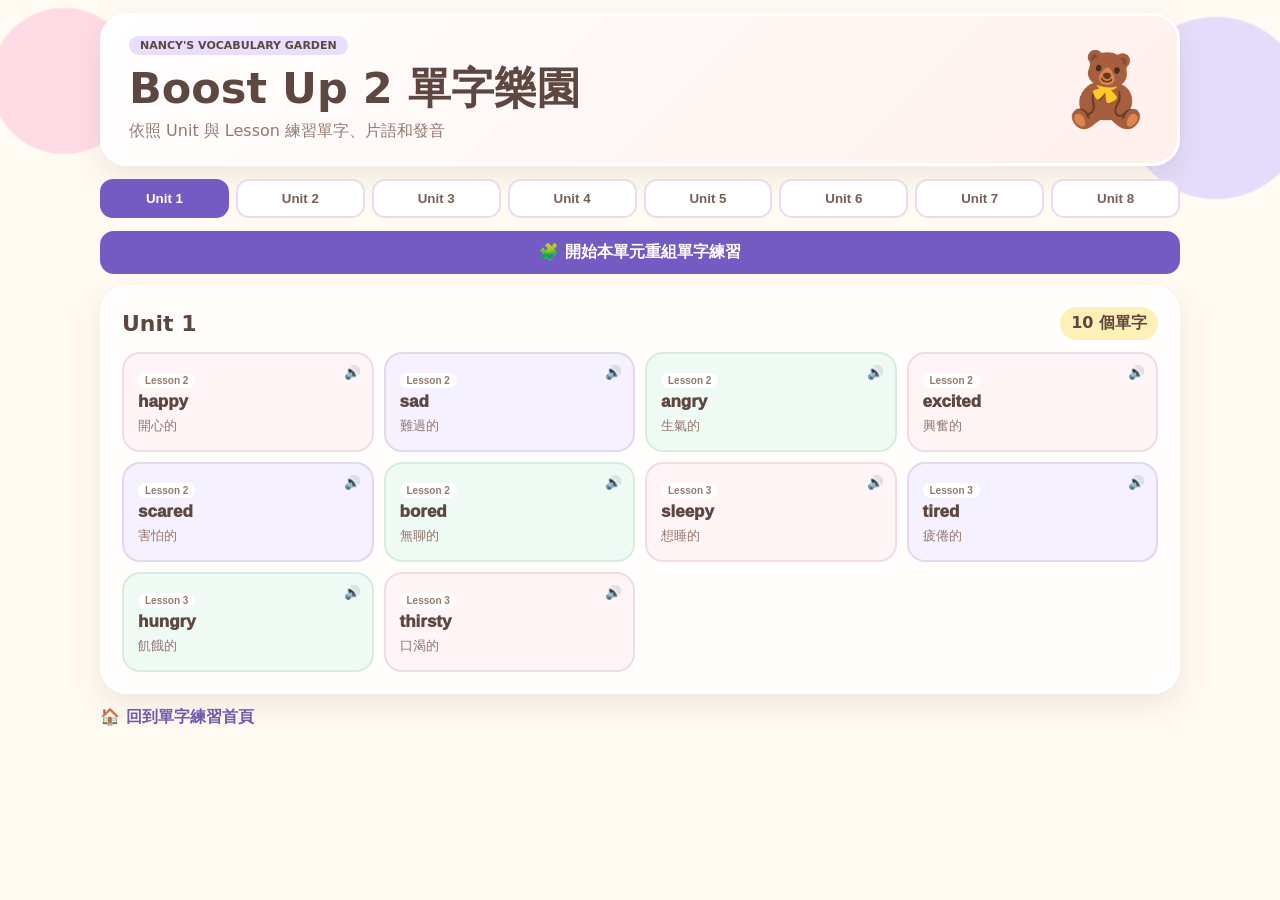
<file: boost_up_2.html>
<!doctype html><html lang="zh-Hant"><head><meta charset="utf-8"><meta name="viewport" content="width=device-width,initial-scale=1"><title>Boost Up 2｜Nancy 老師</title><style>
:root{--ink:#5d4740;--purple:#745bc4;--yellow:#fff0b8}*{box-sizing:border-box}body{margin:0;min-height:100vh;color:var(--ink);font-family:"Microsoft JhengHei",system-ui,sans-serif;background:radial-gradient(circle at 5% 9%,#ffdbe5 0 72px,transparent 74px),radial-gradient(circle at 95% 12%,#e4dcfa 0 90px,transparent 92px),#fffaf2}.app{width:min(1080px,calc(100% - 26px));margin:auto;padding:13px 0 30px}.top{display:grid;grid-template-columns:1fr auto;align-items:center;padding:18px 26px;border:3px solid #fff;border-radius:27px;background:linear-gradient(135deg,#fff,#fff0ec);box-shadow:0 11px 28px #6d554c1c}.tag{display:inline-block;padding:3px 11px;border-radius:999px;background:#e8defd;font-size:11px;font-weight:900}.top h1{margin:5px 0 2px;font-size:clamp(29px,4vw,43px)}.top p{margin:3px 0;color:#947970}.bear{font-size:72px;animation:float 3s ease-in-out infinite}.units{display:grid;grid-template-columns:repeat(8,1fr);gap:7px;margin:13px 0}.unit{padding:10px 4px;border:2px solid #e8ddef;border-radius:13px;background:#fff;color:#765f57;font-weight:900;cursor:pointer}.unit:hover,.unit.active{background:var(--purple);border-color:var(--purple);color:#fff}.launch{width:100%;margin-bottom:11px;padding:11px;border:0;border-radius:14px;background:var(--purple);color:#fff;font:inherit;font-weight:900;cursor:pointer}.panel,.quiz{padding:19px;border:3px solid #fff;border-radius:27px;background:#ffffffdf;box-shadow:0 11px 28px #6d554c1c}.head{display:flex;align-items:center;justify-content:space-between;gap:10px;margin-bottom:12px}.head h2{margin:0;font-size:22px}.badge{padding:6px 11px;border-radius:999px;background:var(--yellow);font-weight:900}.cards{display:grid;grid-template-columns:repeat(4,1fr);gap:10px}.card{position:relative;min-height:100px;padding:14px 37px 12px 14px;border:2px solid #f0dce2;border-radius:18px;background:#fff4f6;text-align:left;color:var(--ink);cursor:pointer}.card:nth-child(3n+2){background:#f5f1ff;border-color:#e1d8f3}.card:nth-child(3n){background:#f0faf5;border-color:#d6ecdf}.lesson{display:inline-block;margin-bottom:4px;padding:2px 7px;border-radius:999px;background:#fff;font-size:10px;font-weight:900;color:#967a70}.en{display:block;font-size:17px;font-weight:950}.zh{display:block;margin-top:5px;color:#92766d}.sound{position:absolute;right:11px;top:11px}.quiz{display:none;margin-top:12px;text-align:center}.quiz.open{display:block}.clue{margin:18px 0 5px;font-size:clamp(30px,5vw,45px);font-weight:950}.answer{min-height:65px;margin:14px 0;padding:10px;display:flex;flex-wrap:wrap;justify-content:center;align-items:center;gap:7px;border:3px dashed #d7c8ed;border-radius:18px;background:#faf7ff}.answer.empty:after{content:'點選下方字母開始拼字';color:#ab9db5;font-weight:700}.letters{display:flex;flex-wrap:wrap;justify-content:center;gap:8px;margin:14px 0}.letter,.chosen{width:48px;height:52px;border:2px solid var(--purple);border-radius:13px;background:#fff;color:#61449f;font-size:24px;font-weight:950;cursor:pointer;box-shadow:0 4px 0 #d6caeb}.letter:disabled{opacity:.18}.chosen{background:#f3edff}.feedback{min-height:30px;margin:8px;font-size:18px;font-weight:900}.actions{display:flex;flex-wrap:wrap;justify-content:center;gap:8px}.action{padding:10px 16px;border:0;border-radius:13px;background:#eee8f7;color:#604b76;font:inherit;font-weight:900;cursor:pointer}.primary{background:var(--purple);color:#fff}.listen{background:#dff2ff;color:#33789b}.home{display:inline-block;margin-top:13px;color:#7359ac;font-weight:900;text-decoration:none}@keyframes float{50%{transform:translateY(-5px)}}@media(max-width:800px){.units{grid-template-columns:repeat(4,1fr)}.cards{grid-template-columns:repeat(3,1fr)}}@media(max-width:560px){.bear{display:none}.top{padding:17px}.units{grid-template-columns:repeat(2,1fr)}.cards{grid-template-columns:repeat(2,1fr)}.panel,.quiz{padding:14px}}@media(max-width:380px){.cards{grid-template-columns:1fr}}</style></head><body><main class="app"><header class="top"><div><span class="tag">NANCY'S VOCABULARY GARDEN</span><h1>Boost Up 2 單字樂園</h1><p>依照 Unit 與 Lesson 練習單字、片語和發音</p></div><div class="bear">🧸</div></header><nav class="units" id="units"></nav><button class="launch" id="startQuiz">🧩 開始本單元重組單字練習</button><section class="panel"><div class="head"><h2 id="title"></h2><span class="badge" id="count"></span></div><div class="cards" id="cards"></div></section><section class="quiz" id="quiz"><div class="head"><h2>🧩 重組單字練習</h2><span class="badge" id="progress"></span></div><div class="clue" id="clue"></div><button class="action listen" id="hear">🔊 聽發音</button><div class="answer empty" id="answer"></div><div class="letters" id="letters"></div><div class="feedback" id="feedback"></div><div class="actions"><button class="action" id="undo">↩ 撤回</button><button class="action" id="mix">🔀 重新排列</button><button class="action primary" id="check">✓ 檢查答案</button><button class="action" id="next">跳過／下一題 →</button><button class="action" id="close">關閉練習</button></div></section><a class="home" href="index.html">🏠 回到單字練習首頁</a></main><script>
const units=[
[{l:2,e:'happy',z:'開心的'},{l:2,e:'sad',z:'難過的'},{l:2,e:'angry',z:'生氣的'},{l:2,e:'excited',z:'興奮的'},{l:2,e:'scared',z:'害怕的'},{l:2,e:'bored',z:'無聊的'},{l:3,e:'sleepy',z:'想睡的'},{l:3,e:'tired',z:'疲倦的'},{l:3,e:'hungry',z:'飢餓的'},{l:3,e:'thirsty',z:'口渴的'}],
[{l:2,e:'dog',z:'狗'},{l:2,e:'cat',z:'貓'},{l:2,e:'lizard',z:'蜥蜴'},{l:2,e:'turtle',z:'烏龜'},{l:2,e:'parrot',z:'鸚鵡'},{l:2,e:'spider',z:'蜘蛛'},{l:3,e:'big',z:'大的'},{l:3,e:'small',z:'小的'},{l:3,e:'fat',z:'胖的'},{l:3,e:'thin',z:'瘦的'},{l:3,e:'smart',z:'聰明的'},{l:3,e:'cute',z:'可愛的'}],
[{l:1,e:'play soccer',z:'踢足球'},{l:1,e:'play baseball',z:'打棒球'},{l:1,e:'play basketball',z:'打籃球'},{l:1,e:'play the piano',z:'彈鋼琴'},{l:1,e:'play the violin',z:'拉小提琴'},{l:1,e:'play the recorder',z:'吹直笛'},{l:3,e:'kick a ball',z:'踢球'},{l:3,e:'pass a ball',z:'傳球'},{l:3,e:'throw a ball',z:'丟球'},{l:3,e:'catch a ball',z:'接球'}],
[{l:2,e:'pilot',z:'飛行員'},{l:2,e:'chef',z:'廚師'},{l:2,e:'doctor',z:'醫生'},{l:2,e:'bus driver',z:'公車司機'},{l:2,e:'police officer',z:'警察'},{l:2,e:'firefighter',z:'消防員'},{l:3,e:'scientist',z:'科學家'},{l:3,e:'dancer',z:'舞者'},{l:3,e:'soccer player',z:'足球員'},{l:3,e:'farmer',z:'農夫'}],
[{l:2,e:'bike',z:'腳踏車'},{l:2,e:'drone',z:'無人機'},{l:2,e:'scooter',z:'滑板車'},{l:2,e:'skateboard',z:'滑板'},{l:2,e:'comic book',z:'漫畫書'},{l:2,e:'board game',z:'桌遊'},{l:3,e:'computer',z:'電腦'},{l:3,e:'tablet',z:'平板電腦'},{l:3,e:'smartphone',z:'智慧型手機'},{l:3,e:'video game',z:'電玩遊戲'}],
[{l:2,e:'home',z:'家'},{l:2,e:'school',z:'學校'},{l:2,e:'mall',z:'購物中心'},{l:2,e:'gym',z:'健身房'},{l:2,e:'park',z:'公園'},{l:2,e:'playground',z:'遊樂場'},{l:3,e:'sleeping',z:'正在睡覺'},{l:3,e:'eating',z:'正在吃東西'},{l:3,e:'shopping',z:'正在購物'},{l:3,e:'playing',z:'正在玩'}],
[{l:1,e:'living room',z:'客廳'},{l:1,e:'kitchen',z:'廚房'},{l:1,e:'garden',z:'花園'},{l:1,e:'bedroom',z:'臥室'},{l:1,e:'pool',z:'游泳池'},{l:1,e:'bathroom',z:'浴室'},{l:3,e:'gardening',z:'正在園藝'},{l:3,e:'cooking',z:'正在煮飯'},{l:3,e:'reading',z:'正在閱讀'},{l:3,e:'swimming',z:'正在游泳'}],
[{l:2,e:'hoodie',z:'連帽上衣'},{l:2,e:'skirt',z:'裙子'},{l:2,e:'T-shirt',z:'T恤'},{l:2,e:'shorts',z:'短褲'},{l:2,e:'pants',z:'長褲'},{l:2,e:'dress',z:'洋裝'},{l:3,e:'coat',z:'大衣'},{l:3,e:'jacket',z:'外套'},{l:3,e:'shoes',z:'鞋子'},{l:3,e:'socks',z:'襪子'}]
];let current=0,quizWords=[],q=0,tiles=[],chosen=[];const nav=document.querySelector('#units'),cards=document.querySelector('#cards'),title=document.querySelector('#title'),count=document.querySelector('#count'),quiz=document.querySelector('#quiz'),clue=document.querySelector('#clue'),answer=document.querySelector('#answer'),letters=document.querySelector('#letters'),feedback=document.querySelector('#feedback'),progress=document.querySelector('#progress');function speak(word){speechSynthesis.cancel();const u=new SpeechSynthesisUtterance(word);u.lang='en-US';u.rate=.78;u.pitch=1.15;speechSynthesis.speak(u)}function shuffle(a){for(let i=a.length-1;i;i--){const j=Math.floor(Math.random()*(i+1));[a[i],a[j]]=[a[j],a[i]]}return a}const norm=s=>s.toLowerCase().replace(/[^a-z]/g,'');units.forEach((u,i)=>{const b=document.createElement('button');b.className='unit'+(i?'':' active');b.textContent=`Unit ${i+1}`;b.onclick=()=>show(i);nav.appendChild(b)});function show(i){current=i;document.querySelectorAll('.unit').forEach((b,n)=>b.classList.toggle('active',n===i));title.textContent=`Unit ${i+1}`;count.textContent=`${units[i].length} 個單字`;cards.innerHTML='';units[i].forEach(w=>{const b=document.createElement('button');b.className='card';b.innerHTML=`<span class="sound">🔊</span><span class="lesson">Lesson ${w.l}</span><span class="en">${w.e}</span><span class="zh">${w.z}</span>`;b.onclick=()=>speak(w.e);cards.appendChild(b)})}function setup(){const w=quizWords[q];chosen=[];tiles=shuffle([...norm(w.e)].map((char,id)=>({char,id,used:false})));clue.textContent=w.z;progress.textContent=`第 ${q+1} 題／共 ${quizWords.length} 題`;feedback.textContent='';draw();speak(w.e)}function draw(){answer.innerHTML='';answer.classList.toggle('empty',!chosen.length);chosen.forEach(t=>{const b=document.createElement('button');b.className='chosen';b.textContent=t.char;b.onclick=()=>remove(t);answer.appendChild(b)});letters.innerHTML='';tiles.forEach(t=>{const b=document.createElement('button');b.className='letter';b.textContent=t.char;b.disabled=t.used;b.onclick=()=>{t.used=true;chosen.push(t);feedback.textContent='';draw()};letters.appendChild(b)})}function remove(t){t.used=false;chosen=chosen.filter(x=>x!==t);feedback.textContent='';draw()}function next(){q=(q+1)%quizWords.length;setup()}document.querySelector('#startQuiz').onclick=()=>{quizWords=shuffle([...units[current]]);q=0;quiz.classList.add('open');setup();quiz.scrollIntoView({behavior:'smooth'})};document.querySelector('#hear').onclick=()=>speak(quizWords[q].e);document.querySelector('#undo').onclick=()=>chosen.length&&remove(chosen[chosen.length-1]);document.querySelector('#mix').onclick=()=>{chosen.forEach(t=>t.used=false);chosen=[];shuffle(tiles);feedback.textContent='';draw()};document.querySelector('#check').onclick=()=>{const right=norm(quizWords[q].e),got=chosen.map(t=>t.char).join('');if(got===right){feedback.textContent=`🎉 答對了！${quizWords[q].e}`;feedback.style.color='#39835c';speak(quizWords[q].e)}else{feedback.textContent=got.length<right.length?'還有字母沒選完喔！':'再試一次，你快答對了！';feedback.style.color='#c45d75'}};document.querySelector('#next').onclick=next;document.querySelector('#close').onclick=()=>{quiz.classList.remove('open');speechSynthesis.cancel()};show(0);</script></body></html>
</file>
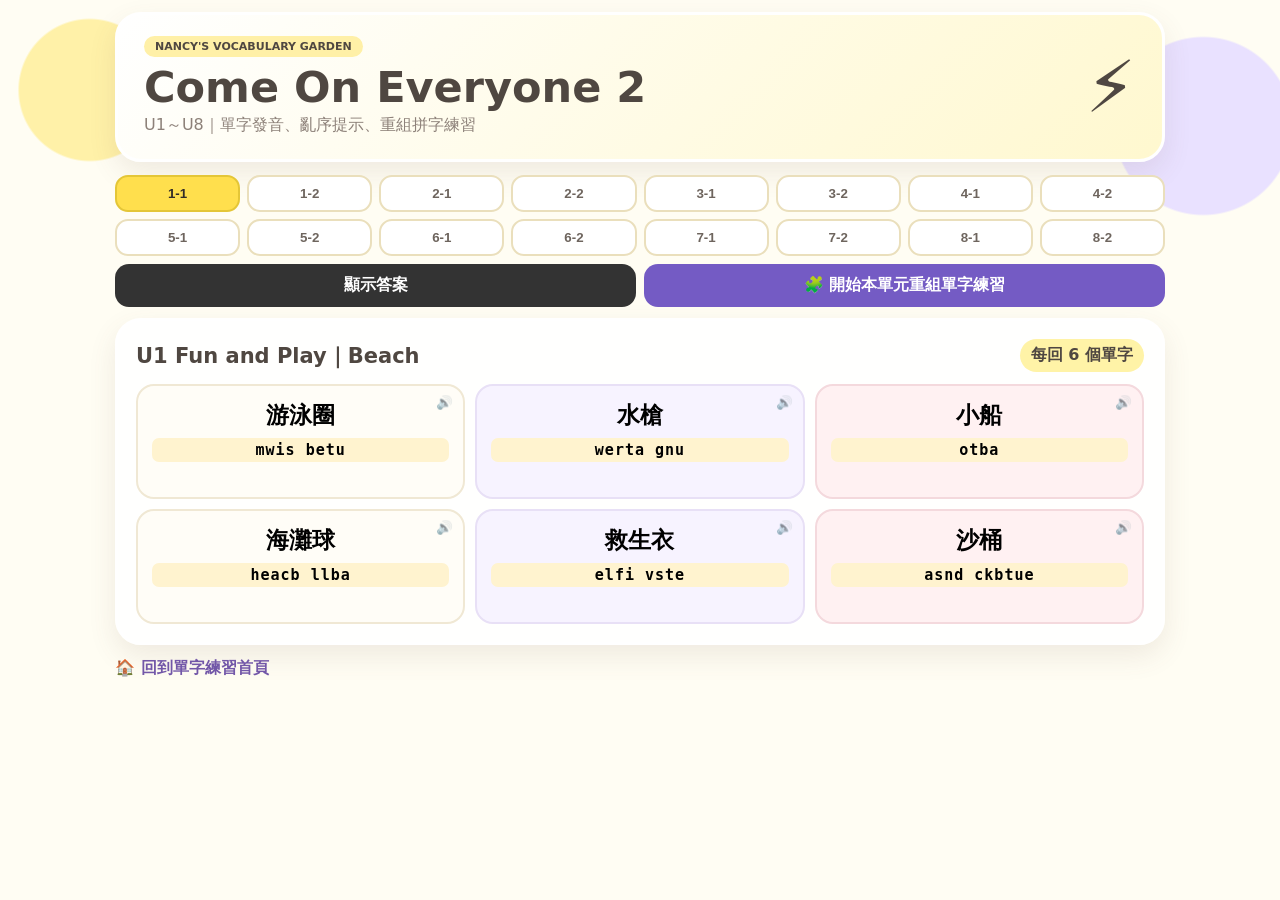
<file: come_on_everyone_2.html>
<!doctype html>
<html lang="zh-Hant">
<head>
<meta charset="utf-8">
<meta name="viewport" content="width=device-width,initial-scale=1">
<title>Come On Everyone 2｜Nancy 老師</title>
<style>
:root{--yellow:#ffdf4d;--yellow2:#fff3a7;--ink:#4f4741;--red:#ef6f71;--purple:#745bc4;--cream:#fffdf3}
*{box-sizing:border-box}
body{margin:0;min-height:100vh;color:var(--ink);font-family:"Microsoft JhengHei",system-ui,sans-serif;background:radial-gradient(circle at 7% 10%,#fff1a8 0 70px,transparent 72px),radial-gradient(circle at 94% 14%,#e9e1ff 0 88px,transparent 90px),var(--cream)}
.app{width:min(1050px,calc(100% - 24px));margin:auto;padding:12px 0 28px}
.hero,.panel,.quiz{border:3px solid #fff;border-radius:26px;background:#ffffffea;box-shadow:0 11px 28px #6d554c1c}
.hero{display:grid;grid-template-columns:1fr auto;align-items:center;padding:20px 26px;background:linear-gradient(135deg,#fff,#fff8cf)}
.tag{display:inline-block;padding:4px 11px;border-radius:999px;background:#fff0a7;font-size:11px;font-weight:900}
h1{margin:5px 0 2px;font-size:clamp(29px,4vw,43px)}.hero p{margin:3px 0;color:#8d8179}
.mascot{font-size:72px}
.nav{display:grid;grid-template-columns:repeat(8,1fr);gap:7px;margin:13px 0 8px}
.unit{padding:9px 3px;border:2px solid #eadfbc;border-radius:13px;background:#fff;color:#6e655e;font-weight:900;cursor:pointer}
.unit.active{background:var(--yellow);border-color:#e4c637;color:#332d28}
.toolbar{display:flex;gap:8px;margin-bottom:11px}
.tool{flex:1;padding:11px;border:0;border-radius:14px;font:inherit;font-weight:900;cursor:pointer}
.quizbtn{background:var(--purple);color:#fff}.answerbtn{background:#333;color:#fff}
.panel,.quiz{padding:18px}
.head{display:flex;align-items:center;justify-content:space-between;gap:10px;margin-bottom:12px}.head h2{margin:0;font-size:21px}
.badge{padding:6px 11px;border-radius:999px;background:var(--yellow2);font-weight:900}
.cards{display:grid;grid-template-columns:repeat(3,1fr);gap:10px}
.card{position:relative;min-height:115px;border:2px solid #f0e8d4;border-radius:18px;background:#fffdf7;padding:14px;text-align:center;cursor:pointer}
.card:nth-child(3n+2){background:#f7f3ff;border-color:#e8e0f6}.card:nth-child(3n){background:#fff1f2;border-color:#f4d9dd}
.zh{font-size:23px;font-weight:950}.mix{margin:7px 0 4px;padding:3px 7px;border-radius:7px;background:#fff3cf;font:800 15px monospace;letter-spacing:1px}
.en{font-size:15px;font-weight:950;color:var(--red);visibility:hidden}body.show .en{visibility:visible}
.sound{position:absolute;right:10px;top:9px;opacity:.55}
.quiz{display:none;margin-top:12px;text-align:center}.quiz.open{display:block}
.clue{margin:15px 0 5px;font-size:clamp(34px,6vw,50px);font-weight:950}
.answer{min-height:70px;margin:14px 0;padding:10px;border:3px dashed #d7caed;border-radius:18px;background:#faf7ff;display:flex;flex-wrap:wrap;justify-content:center;align-items:center;gap:7px}
.answer.empty:after{content:'點選下方字母開始拼字';color:#aaa0b4;font-weight:700}
.letters{display:flex;flex-wrap:wrap;justify-content:center;gap:8px;margin:14px 0}
.letter,.chosen{min-width:47px;height:50px;padding:0 10px;border:2px solid var(--purple);border-radius:12px;background:#fff;color:#60449d;font-size:22px;font-weight:950;cursor:pointer;box-shadow:0 4px 0 #d6caeb}
.letter:disabled{opacity:.2}.chosen{background:#f2edff}
.feedback{min-height:28px;margin:8px;font-size:18px;font-weight:900}
.actions{display:flex;flex-wrap:wrap;justify-content:center;gap:8px}.action{padding:10px 14px;border:0;border-radius:12px;background:#eee8f7;color:#5f4b75;font:inherit;font-weight:900;cursor:pointer}.primary{background:var(--purple);color:#fff}.listen{background:#e1f4ff;color:#337a9d}
.home{display:inline-block;margin-top:13px;color:#7257a8;font-weight:900;text-decoration:none}
@media(max-width:760px){.nav{grid-template-columns:repeat(4,1fr)}.cards{grid-template-columns:repeat(2,1fr)}}
@media(max-width:520px){.mascot{display:none}.hero{padding:17px}.toolbar{flex-direction:column}.panel,.quiz{padding:14px}}
</style>
</head>
<body>
<main class="app">
<header class="hero"><div><span class="tag">NANCY'S VOCABULARY GARDEN</span><h1>Come On Everyone 2</h1><p>U1～U8｜單字發音、亂序提示、重組拼字練習</p></div><div class="mascot">⚡</div></header>
<nav class="nav" id="nav"></nav>
<div class="toolbar"><button class="tool answerbtn" id="answerBtn">顯示答案</button><button class="tool quizbtn" id="quizBtn">🧩 開始本單元重組單字練習</button></div>
<section class="panel"><div class="head"><h2 id="title"></h2><span class="badge">每回 6 個單字</span></div><div class="cards" id="cards"></div></section>
<section class="quiz" id="quiz"><div class="head"><h2>🧩 重組單字練習</h2><span class="badge" id="progress"></span></div><div class="clue" id="clue"></div><button class="action listen" id="hear">🔊 聽發音</button><div class="answer empty" id="answer"></div><div class="letters" id="letters"></div><div class="feedback" id="feedback"></div><div class="actions"><button class="action" id="undo">↩ 撤回</button><button class="action" id="remix">🔀 重新排列</button><button class="action primary" id="check">✓ 檢查答案</button><button class="action" id="next">下一題 →</button><button class="action" id="close">關閉練習</button></div></section>
<a class="home" href="index.html">🏠 回到單字練習首頁</a>
</main>
<script>
const data={'1-1':{title:'U1 Fun and Play｜Beach',words:[{en:'swim tube',zh:'游泳圈'},{en:'water gun',zh:'水槍'},{en:'boat',zh:'小船'},{en:'beach ball',zh:'海灘球'},{en:'life vest',zh:'救生衣'},{en:'sand bucket',zh:'沙桶'}]},
'1-2':{title:'U1 Fun and Play｜Toys',words:[{en:'glove',zh:'手套'},{en:'bat',zh:'球棒'},{en:'soccer ball',zh:'足球'},{en:'skateboard',zh:'滑板'},{en:'scooter',zh:'滑板車'},{en:'yo-yo',zh:'溜溜球'}]},
'2-1':{title:'U2 At School｜Supplies',words:[{en:'marker',zh:'麥克筆'},{en:'stapler',zh:'釘書機'},{en:'paintbrush',zh:'水彩筆'},{en:'glue stick',zh:'口紅膠'},{en:'colored pencil',zh:'彩色鉛筆'},{en:'pencil sharpener',zh:'削鉛筆機'}]},
'2-2':{title:'U2 At School｜Food',words:[{en:'pizza',zh:'披薩'},{en:'fish',zh:'魚'},{en:'chicken',zh:'雞肉'},{en:'steak',zh:'牛排'},{en:'soup',zh:'湯'},{en:'juice',zh:'果汁'}]},
'3-1':{title:'U3 Animals｜Farm',words:[{en:'duck',zh:'鴨子'},{en:'horse',zh:'馬'},{en:'turkey',zh:'火雞'},{en:'cow',zh:'乳牛'},{en:'goat',zh:'山羊'},{en:'rabbit',zh:'兔子'}]},
'3-2':{title:'U3 Animals｜Zoo',words:[{en:'skunk',zh:'臭鼬'},{en:'cheetah',zh:'獵豹'},{en:'snake',zh:'蛇'},{en:'owl',zh:'貓頭鷹'},{en:'peacock',zh:'孔雀'},{en:'fox',zh:'狐狸'}]},
'4-1':{title:'U4 Around Town｜Jobs 1',words:[{en:'doctor',zh:'醫生'},{en:'cook',zh:'廚師'},{en:'teacher',zh:'老師'},{en:'nurse',zh:'護理師'},{en:'bus driver',zh:'公車司機'},{en:'student',zh:'學生'}]},
'4-2':{title:'U4 Around Town｜Jobs 2',words:[{en:'singers',zh:'歌手'},{en:'dancers',zh:'舞者'},{en:'farmers',zh:'農夫'},{en:'vets',zh:'獸醫'},{en:'firefighters',zh:'消防員'},{en:'police officers',zh:'警官'}]},
'5-1':{title:'U5 Routines｜Time',words:[{en:'one o\'clock',zh:'一點'},{en:'one ten',zh:'一點十分'},{en:'one fifteen',zh:'一點十五分'},{en:'one thirty',zh:'一點半'},{en:'one forty-five',zh:'一點四十五分'},{en:'two o\'clock',zh:'兩點'}]},
'5-2':{title:'U5 Routines｜Daily',words:[{en:'get up',zh:'起床'},{en:'eat breakfast',zh:'吃早餐'},{en:'go to school',zh:'去上學'},{en:'eat lunch',zh:'吃午餐'},{en:'eat dinner',zh:'吃晚餐'},{en:'go to bed',zh:'睡覺'}]},
'6-1':{title:'U6 Music and Sports｜Music',words:[{en:'guitar',zh:'吉他'},{en:'flute',zh:'長笛'},{en:'violin',zh:'小提琴'},{en:'cello',zh:'大提琴'},{en:'piano',zh:'鋼琴'},{en:'drums',zh:'鼓'}]},
'6-2':{title:'U6 Music and Sports｜Sports',words:[{en:'soccer',zh:'足球'},{en:'baseball',zh:'棒球'},{en:'basketball',zh:'籃球'},{en:'badminton',zh:'羽毛球'},{en:'volleyball',zh:'排球'},{en:'table tennis',zh:'桌球'}]},
'7-1':{title:'U7 Things to Do｜Actions 1',words:[{en:'study',zh:'讀書'},{en:'draw',zh:'畫畫'},{en:'talk',zh:'說話'},{en:'drink',zh:'喝'},{en:'eat',zh:'吃'},{en:'write',zh:'寫字'}]},
'7-2':{title:'U7 Things to Do｜Actions 2',words:[{en:'dance',zh:'跳舞'},{en:'sing',zh:'唱歌'},{en:'jump',zh:'跳'},{en:'walk',zh:'走'},{en:'laugh',zh:'笑'},{en:'run',zh:'跑'}]},
'8-1':{title:'U8 At Home｜Home',words:[{en:'lamp',zh:'檯燈'},{en:'mirror',zh:'鏡子'},{en:'bookcase',zh:'書櫃'},{en:'bed',zh:'床'},{en:'dresser',zh:'梳妝台'},{en:'sofa',zh:'沙發'}]},
'8-2':{title:'U8 At Home｜Rooms',words:[{en:'bedroom',zh:'臥室'},{en:'kitchen',zh:'廚房'},{en:'living room',zh:'客廳'},{en:'bathroom',zh:'浴室'},{en:'attic',zh:'閣樓'},{en:'garage',zh:'車庫'}]}};
let current='1-1',quizWords=[],q=0,tiles=[],chosen=[];
const nav=document.querySelector('#nav'),cards=document.querySelector('#cards'),title=document.querySelector('#title'),quiz=document.querySelector('#quiz'),clue=document.querySelector('#clue'),answer=document.querySelector('#answer'),letters=document.querySelector('#letters'),feedback=document.querySelector('#feedback'),progress=document.querySelector('#progress');

function speak(text){if(!('speechSynthesis' in window))return;speechSynthesis.cancel();const u=new SpeechSynthesisUtterance(text);u.lang='en-US';u.rate=.8;speechSynthesis.speak(u)}
function shuffle(a){for(let i=a.length-1;i;i--){const j=Math.floor(Math.random()*(i+1));[a[i],a[j]]=[a[j],a[i]]}return a}
function scramble(word){return word.split(' ').map(part=>{let a=[...part];if(a.length>1){let original=a.join('');let tries=0;do{shuffle(a);tries++}while(a.join('')===original&&tries<8)}return a.join('')}).join(' ')}
const norm=s=>s.toLowerCase().replace(/[^a-z]/g,'');

Object.keys(data).forEach(key=>{const b=document.createElement('button');b.className='unit';b.textContent=key;b.id='u'+key;b.onclick=()=>show(key);nav.appendChild(b)});
function show(key){current=key;document.querySelectorAll('.unit').forEach(b=>b.classList.toggle('active',b.id==='u'+key));title.textContent=data[key].title;cards.innerHTML='';data[key].words.forEach((w,i)=>{const c=document.createElement('button');c.className='card';c.innerHTML=`<span class="sound">🔊</span><div class="zh">${w.zh}</div><div class="mix">${scramble(w.en)}</div><div class="en">${w.en}</div>`;c.onclick=()=>speak(w.en);cards.appendChild(c)})}
document.querySelector('#answerBtn').onclick=()=>{document.body.classList.toggle('show');document.querySelector('#answerBtn').textContent=document.body.classList.contains('show')?'隱藏答案':'顯示答案'};

function setup(){const w=quizWords[q];chosen=[];tiles=shuffle([...norm(w.en)].map((char,id)=>({char,id,used:false})));clue.textContent=w.zh;progress.textContent=`第 ${q+1} 題 / 共 ${quizWords.length} 題`;feedback.textContent='';draw();speak(w.en)}
function draw(){answer.innerHTML='';answer.classList.toggle('empty',!chosen.length);chosen.forEach(t=>{const b=document.createElement('button');b.className='chosen';b.textContent=t.char;b.onclick=()=>remove(t);answer.appendChild(b)});letters.innerHTML='';tiles.forEach(t=>{const b=document.createElement('button');b.className='letter';b.textContent=t.char;b.disabled=t.used;b.onclick=()=>{t.used=true;chosen.push(t);feedback.textContent='';draw()};letters.appendChild(b)})}
function remove(t){t.used=false;chosen=chosen.filter(x=>x!==t);feedback.textContent='';draw()}
function next(){q=(q+1)%quizWords.length;setup()}
document.querySelector('#quizBtn').onclick=()=>{quizWords=shuffle([...data[current].words]);q=0;quiz.classList.add('open');setup();quiz.scrollIntoView({behavior:'smooth'})};
document.querySelector('#hear').onclick=()=>speak(quizWords[q].en);
document.querySelector('#undo').onclick=()=>chosen.length&&remove(chosen[chosen.length-1]);
document.querySelector('#remix').onclick=()=>{chosen.forEach(t=>t.used=false);chosen=[];shuffle(tiles);feedback.textContent='';draw()};
document.querySelector('#check').onclick=()=>{const right=norm(quizWords[q].en),got=chosen.map(t=>t.char).join('');if(got===right){feedback.textContent=`🎉 答對了！${quizWords[q].en}`;feedback.style.color='#37815c';speak(quizWords[q].en)}else{feedback.textContent=got.length<right.length?'還有字母沒選完喔！':'再試一次，你快答對了！';feedback.style.color='#c45d75'}};
document.querySelector('#next').onclick=next;document.querySelector('#close').onclick=()=>{quiz.classList.remove('open');speechSynthesis.cancel()};
show('1-1');
</script>
</body></html>
</file>
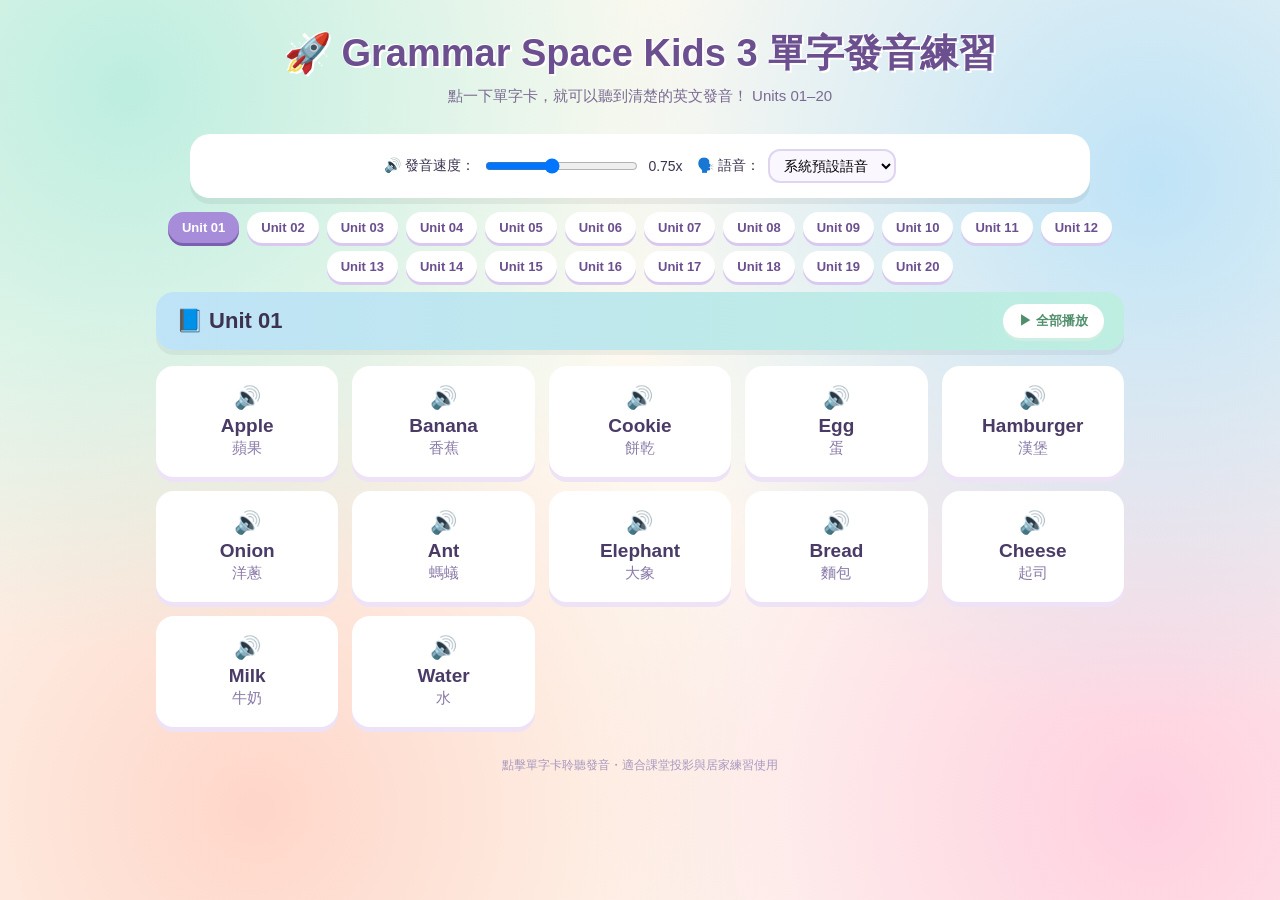
<file: Grammar_Space_Kids_3_nancy.html>
<!DOCTYPE html>
<html lang="zh-Hant">
<head>
<meta charset="UTF-8">
<meta name="viewport" content="width=device-width, initial-scale=1.0">
<title>Grammar Space Kids 3 單字發音練習</title>
<style>
  :root{
    --mint:#bdeee0;
    --sky:#bfe3f7;
    --butter:#ffe9a8;
    --peach:#ffd6c9;
    --pink:#ffd0e0;
    --ink:#3d3350;
    --card:#ffffff;
  }
  *{box-sizing:border-box;}
  body{
    margin:0;
    font-family:"Comic Sans MS","Segoe UI Rounded","Chalkboard SE","Arial Rounded MT Bold",sans-serif;
    background:
      radial-gradient(circle at 10% 10%, var(--mint) 0%, transparent 40%),
      radial-gradient(circle at 90% 20%, var(--sky) 0%, transparent 40%),
      radial-gradient(circle at 20% 90%, var(--peach) 0%, transparent 40%),
      radial-gradient(circle at 90% 90%, var(--pink) 0%, transparent 40%),
      #fdf9f0;
    color:var(--ink);
    min-height:100vh;
    padding-bottom:40px;
  }
  header{
    text-align:center;
    padding:28px 16px 14px;
  }
  header h1{
    font-size:clamp(24px,5vw,38px);
    margin:0;
    color:#6b4f8f;
    text-shadow: 2px 2px 0 #fff, -1px -1px 0 #fff;
  }
  header p{
    margin:8px 0 0;
    font-size:15px;
    color:#7a6a92;
  }
  .controls{
    max-width:900px;
    margin:14px auto;
    padding:14px 18px;
    background:var(--card);
    border-radius:20px;
    box-shadow:0 6px 0 rgba(0,0,0,0.06);
    display:flex;
    flex-wrap:wrap;
    gap:14px;
    align-items:center;
    justify-content:center;
  }
  .controls label{
    font-size:14px;
    display:flex;
    align-items:center;
    gap:8px;
  }
  select, input[type=range]{
    font-size:14px;
    padding:6px 10px;
    border-radius:12px;
    border:2px solid #e0d5f0;
    background:#faf7ff;
  }
  .unit-nav{
    max-width:1000px;
    margin:0 auto 10px;
    padding:0 16px;
    display:flex;
    flex-wrap:wrap;
    gap:8px;
    justify-content:center;
  }
  .unit-btn{
    border:none;
    padding:8px 14px;
    border-radius:999px;
    background:#fff;
    color:#6b4f8f;
    font-weight:bold;
    cursor:pointer;
    box-shadow:0 3px 0 #d9c9f0;
    font-size:13px;
    transition:transform .1s;
  }
  .unit-btn:hover{transform:translateY(-2px);}
  .unit-btn.active{
    background:#a68cd9;
    color:#fff;
    box-shadow:0 3px 0 #7c5fb0;
  }
  main{
    max-width:1000px;
    margin:0 auto;
    padding:0 16px;
  }
  .unit-section{
    display:none;
    margin-bottom:30px;
  }
  .unit-section.show{ display:block; }
  .unit-title-bar{
    display:flex;
    align-items:center;
    justify-content:space-between;
    background:linear-gradient(90deg,var(--sky),var(--mint));
    padding:12px 20px;
    border-radius:18px;
    margin-bottom:16px;
    box-shadow:0 5px 0 rgba(0,0,0,0.05);
  }
  .unit-title-bar h2{
    margin:0;
    font-size:22px;
    color:#3d3350;
  }
  .play-all-btn{
    background:#fff;
    border:none;
    padding:8px 16px;
    border-radius:999px;
    font-weight:bold;
    color:#4f8f6b;
    cursor:pointer;
    box-shadow:0 3px 0 #cdeee0;
    font-size:13px;
  }
  .grid{
    display:grid;
    grid-template-columns:repeat(auto-fill,minmax(150px,1fr));
    gap:14px;
  }
  .word-card{
    background:var(--card);
    border-radius:18px;
    padding:16px 10px;
    text-align:center;
    cursor:pointer;
    box-shadow:0 5px 0 #eee2f7;
    border:3px solid transparent;
    transition:transform .12s, box-shadow .12s;
    user-select:none;
  }
  .word-card:hover{
    transform:translateY(-3px);
    border-color:#d9c9f0;
  }
  .word-card:active, .word-card.playing{
    transform:translateY(2px) scale(0.97);
    box-shadow:0 2px 0 #eee2f7;
    border-color:#a68cd9;
    background:#f3ecff;
  }
  .speaker{
    font-size:22px;
    display:block;
    margin-bottom:4px;
  }
  .eng{
    font-size:19px;
    font-weight:bold;
    color:#4a3b66;
    display:block;
  }
  .chi{
    font-size:15px;
    color:#8a7aa8;
    display:block;
    margin-top:2px;
  }
  footer{
    text-align:center;
    color:#a898c0;
    font-size:12px;
    margin-top:20px;
  }
  .toast{
    position:fixed;
    bottom:20px;
    left:50%;
    transform:translateX(-50%) translateY(20px);
    background:#6b4f8f;
    color:#fff;
    padding:10px 20px;
    border-radius:999px;
    font-size:14px;
    opacity:0;
    transition:opacity .3s, transform .3s;
    pointer-events:none;
  }
  .toast.show{
    opacity:1;
    transform:translateX(-50%) translateY(0);
  }
</style>
</head>
<body>

<header>
  <h1>🚀 Grammar Space Kids 3 單字發音練習</h1>
  <p>點一下單字卡，就可以聽到清楚的英文發音！ Units 01–20</p>
</header>

<div class="controls">
  <label>🔊 發音速度：
    <input type="range" id="rateSlider" min="0.5" max="1.1" step="0.05" value="0.75">
    <span id="rateValue">0.75x</span>
  </label>
  <label>🗣️ 語音：
    <select id="voiceSelect"></select>
  </label>
</div>

<div class="unit-nav" id="unitNav"></div>

<main id="main"></main>

<div class="toast" id="toast">🔈 播放中...</div>

<footer>點擊單字卡聆聽發音・適合課堂投影與居家練習使用</footer>

<script>
const units = [
{n:1, words:[
  ["Apple","蘋果"],["Banana","香蕉"],["Cookie","餅乾"],["Egg","蛋"],
  ["Hamburger","漢堡"],["Onion","洋蔥"],["Ant","螞蟻"],["Elephant","大象"],
  ["Bread","麵包"],["Cheese","起司"],["Milk","牛奶"],["Water","水"]
]},
{n:2, words:[
  ["Strawberry","草莓"],["Peach","桃子"],["Orange","橘子"],["Sandwich","三明治"],
  ["Pizza","披薩"],["Soup","湯"],["Salt","鹽巴"],["Butter","奶油"],["Sugar","糖"],["Jam","果醬"],
  ["Juice","果汁"],["Cup","杯子"],["Dish","盤子"],["Spoon","湯匙"]
]},
{n:3, words:[
  ["Doctor","醫生"],["Scientist","科學家"],["Magician","魔術師"],["Singer","歌手"],
  ["Firefighter","消防員"],["Actor","演員"],["Superhero","超級英雄"],["Full","飽的"],
  ["Hungry","餓的"],["Tall","高的"],["Short","矮的"],["Strong","強壯的"]
]},
{n:4, words:[
  ["Teacher","老師"],["Nurse","護士"],["Police officer","警察"],["Cook","廚師"],
  ["Dancer","舞者"],["Farmer","農夫"],["Baby","嬰兒"],["Child","小孩"],
  ["Lion","獅子"],["Tiger","老虎"],
  ["Monkey","猴子"],["Sad","傷心的"],["Hot","熱的"],["Cold","冷的"]
]},
{n:5, words:[
  ["Walk","走路"],["Wash","洗"],["Watch","觀看"],["Live","居住"],
  ["Play","玩"],["Read","閱讀"],["Speak","說話"],["Study","讀書"],
  ["Dog","狗"],["Turtle","烏龜"],["Bird","鳥"],["Cow","牛"]
]},
{n:6, words:[
  ["Get up","起床"],["Go to bed","睡覺"],["Have breakfast","吃早餐"],
  ["Have lunch","午餐"],["Have dinner","晚餐"],["Do homework","寫作業"],
  ["Eat","吃"],["Drink","喝"],["Swim","游泳"],["Dance","跳舞"]
]},
{n:7, words:[
  ["Early","早地"],["Late","晚地"],["Fast","快地"],["Slowly","慢地"],
  ["Loudly","大聲地"],["Quietly","安靜地"],["Happily","快樂地"],["Well","好地"]
]},
{n:8, words:[
  ["Brush","刷"],["Cry","哭泣"],["Horse","馬"],["Pig","豬"],["Giraffe","長頸鹿"],
  ["Hippo","河馬"],["Rabbit","兔子"],["Zebra","斑馬"],["Octopus","章魚"]
]},
{n:9, words:[
  ["Open","打開"],["Close","關閉"],["Stand up","起立"],["Sit down","坐下"],
  ["Draw","畫畫"],["Touch","觸碰"],["Listen","聽"],["Run","跑"],
  ["Museum","博物館"],["Library","圖書館"],["Hallway","走廊"]
]},
{n:10, words:[
  ["Smiling","微笑中"],["Reading","閱讀中"],["Talking","說話中"],["Eating","吃中"],
  ["Writing","寫中"],["Dancing","跳舞中"],["Running","跑中"],["Sitting","坐中"],
  ["Swimming","游泳中"],["Making cookies","做餅乾中"]
]},
{n:11, words:[
  ["Sleeping","睡覺中"],["Walking","走路中"],["Studying","讀書中"],
  ["Jumping","跳躍中"],["Driving","開車中"],["Washing","洗中"],
  ["Watching TV","看電視中"],["Riding a bike","騎車中"],["Flying a kite","放風箏中"]
]},
{n:12, words:[
  ["Buy","買"],["Catch","接"],["Take","拿"],["Use","使用"],
  ["Movie ticket","電影票"],["3-D glasses","3D眼鏡"],["Cake","蛋糕"],["Ice cream","冰淇淋"]
]},
{n:13, words:[
  ["Bakery","麵包店"],["Gym","體育館"],["Home","家"],["Hospital","醫院"],
  ["Mall","購物中心"],["Park","公園"],["Playground","遊樂場"],["Restaurant","餐廳"],
  ["School","學校"],["Supermarket","超市"],["Zoo","動物園"]
]},
{n:14, words:[
  ["Baked","烤了"],["Closed","關了"],["Cooked","煮了"],["Cried","哭了"],
  ["Danced","跳舞了"],["Liked","喜歡"],["Listened","聽了"],["Played","玩了"],
  ["Studied","讀了"],["Tried","嘗試了"],["Walked","走了"],["Washed","洗了"],["Watched","看了"]
]},
{n:15, words:[
  ["Ate","吃過"],["Came","來過"],["Did","做過"],["Drank","喝過"],
  ["Had","有過"],["Made","做過"],["Read","讀過"],["Saw","看過"],["Went","去過"]
]},
{n:16, words:[
  ["Yesterday","昨天"],["Last night","昨晚"],["Last Sunday","上週日"],
  ["Sandcastle","沙堡"],["Radio","收音機"]
]},
{n:17, words:[
  ["Clean","打掃"],["Eat","吃"],["Go","去"],["Do","做"],
  ["Come","來"],["Have","有"],["See","看"],["Make","製造"],["Drink","喝"]
]},
{n:18, words:[
  ["Tomorrow","明天"],["This Friday","這週五"],["This Sunday","這週日"],
  ["Next","下個"],["Busy","忙碌的"],["Sick","生病的"],["Party","派對"]
]},
{n:19, words:[
  ["Go camping","去露營"],["Go fishing","去釣魚"],["Go hiking","去健行"],
  ["Go shopping","去購物"],["Go skiing","去滑雪"],["Go swimming","去游泳"]
]},
{n:20, words:[
  ["Schedule","行程表"],["To-do list","待辦清單"],["Play the piano","彈鋼琴"],
  ["Play the violin","拉小提琴"],["Clean the room","打掃房間"],["Wash the dog","洗狗"]
]}
];

let voices = [];
let selectedVoice = null;

function loadVoices(){
  voices = speechSynthesis.getVoices().filter(v => v.lang.startsWith("en"));
  const sel = document.getElementById("voiceSelect");
  sel.innerHTML = "";
  if(voices.length === 0){
    const opt = document.createElement("option");
    opt.textContent = "系統預設語音";
    sel.appendChild(opt);
    return;
  }
  voices.forEach((v,i)=>{
    const opt = document.createElement("option");
    opt.value = i;
    opt.textContent = v.name + " (" + v.lang + ")";
    sel.appendChild(opt);
  });
  // 優先選擇美式或英式清楚發音
  let preferredIndex = voices.findIndex(v => /en-US|en-GB/.test(v.lang) && /female|Samantha|Google/i.test(v.name));
  if(preferredIndex === -1) preferredIndex = voices.findIndex(v => v.lang === "en-US");
  if(preferredIndex === -1) preferredIndex = 0;
  sel.value = preferredIndex;
  selectedVoice = voices[preferredIndex];
}
speechSynthesis.onvoiceschanged = loadVoices;
loadVoices();

document.getElementById("voiceSelect").addEventListener("change", (e)=>{
  selectedVoice = voices[e.target.value];
});

const rateSlider = document.getElementById("rateSlider");
const rateValue = document.getElementById("rateValue");
rateSlider.addEventListener("input", ()=>{
  rateValue.textContent = rateSlider.value + "x";
});

function showToast(text){
  const t = document.getElementById("toast");
  t.textContent = text;
  t.classList.add("show");
  clearTimeout(showToast._timer);
  showToast._timer = setTimeout(()=> t.classList.remove("show"), 1200);
}

function speak(word, cardEl){
  speechSynthesis.cancel();
  const utter = new SpeechSynthesisUtterance(word);
  utter.lang = "en-US";
  utter.rate = parseFloat(rateSlider.value);
  utter.pitch = 1.05;
  if(selectedVoice) utter.voice = selectedVoice;
  if(cardEl){
    cardEl.classList.add("playing");
    utter.onend = ()=> cardEl.classList.remove("playing");
  }
  showToast("🔈 " + word);
  speechSynthesis.speak(utter);
}

// 建立導覽按鈕與各單元區塊
const nav = document.getElementById("unitNav");
const main = document.getElementById("main");

units.forEach((unit, idx)=>{
  const btn = document.createElement("button");
  btn.className = "unit-btn" + (idx===0 ? " active" : "");
  btn.textContent = "Unit " + String(unit.n).padStart(2,"0");
  btn.onclick = ()=> showUnit(unit.n);
  nav.appendChild(btn);

  const section = document.createElement("section");
  section.className = "unit-section" + (idx===0 ? " show" : "");
  section.id = "unit-" + unit.n;

  const bar = document.createElement("div");
  bar.className = "unit-title-bar";
  bar.innerHTML = `<h2>📘 Unit ${String(unit.n).padStart(2,"0")}</h2>`;
  const playAllBtn = document.createElement("button");
  playAllBtn.className = "play-all-btn";
  playAllBtn.textContent = "▶ 全部播放";
  playAllBtn.onclick = ()=> playAll(unit);
  bar.appendChild(playAllBtn);
  section.appendChild(bar);

  const grid = document.createElement("div");
  grid.className = "grid";
  unit.words.forEach(([eng, chi])=>{
    const card = document.createElement("div");
    card.className = "word-card";
    card.innerHTML = `<span class="speaker">🔊</span><span class="eng">${eng}</span><span class="chi">${chi}</span>`;
    card.onclick = ()=> speak(eng, card);
    grid.appendChild(card);
  });
  section.appendChild(grid);
  main.appendChild(section);
});

function showUnit(n){
  document.querySelectorAll(".unit-section").forEach(s=> s.classList.remove("show"));
  document.getElementById("unit-"+n).classList.add("show");
  document.querySelectorAll(".unit-btn").forEach(b=>{
    b.classList.toggle("active", b.textContent === "Unit " + String(n).padStart(2,"0"));
  });
  window.scrollTo({top: main.offsetTop - 20, behavior:"smooth"});
}

function playAll(unit){
  speechSynthesis.cancel();
  let i = 0;
  const cards = document.querySelectorAll("#unit-" + unit.n + " .word-card");
  function next(){
    if(i >= unit.words.length) return;
    const [eng] = unit.words[i];
    const utter = new SpeechSynthesisUtterance(eng);
    utter.lang = "en-US";
    utter.rate = parseFloat(rateSlider.value);
    utter.pitch = 1.05;
    if(selectedVoice) utter.voice = selectedVoice;
    cards[i].classList.add("playing");
    utter.onend = ()=>{
      cards[i].classList.remove("playing");
      i++;
      setTimeout(next, 250);
    };
    showToast("🔈 " + eng);
    speechSynthesis.speak(utter);
  }
  next();
}
</script>

</body>
</html>
</file>
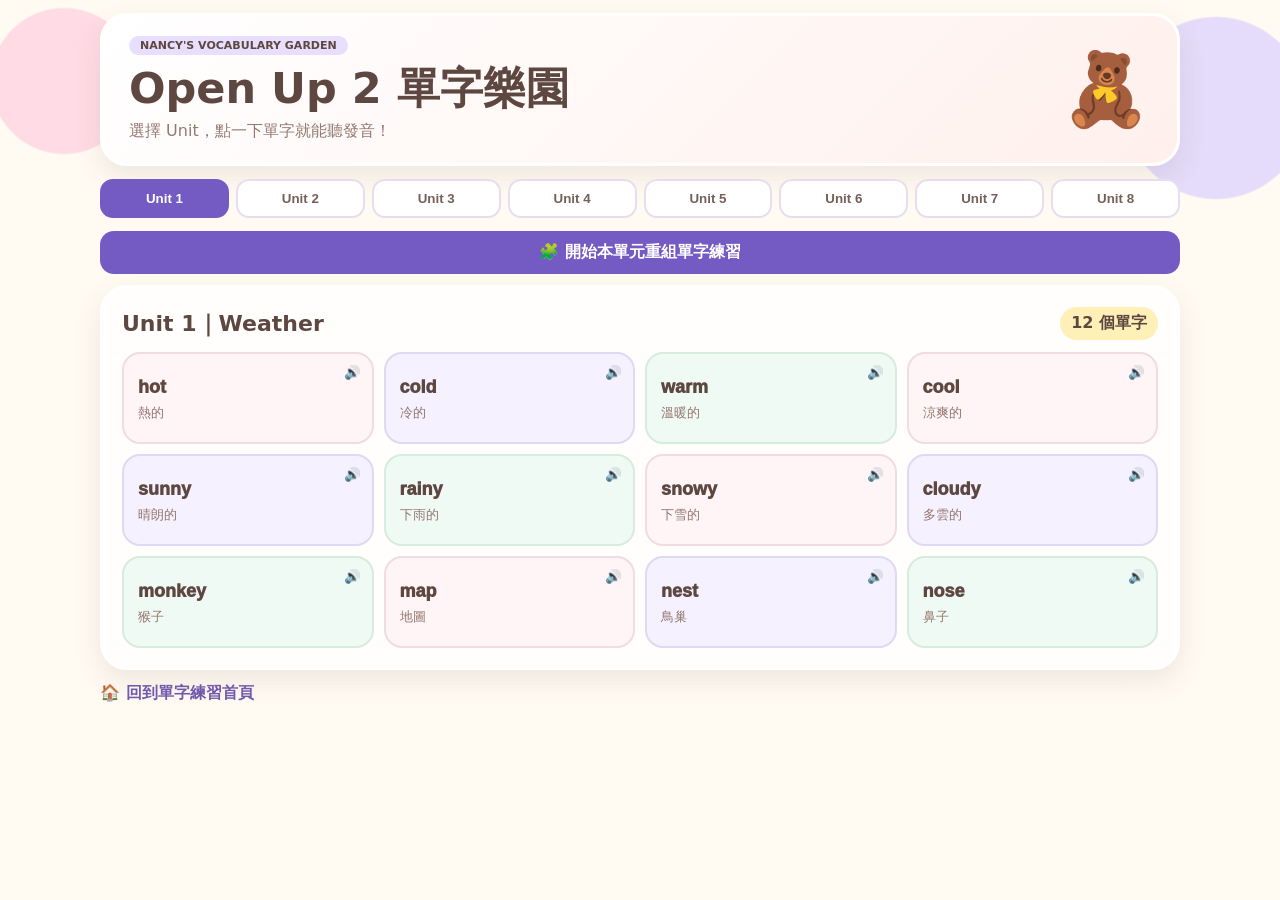
<file: open_up_2.html>
<!doctype html><html lang="zh-Hant"><head><meta charset="utf-8"><meta name="viewport" content="width=device-width,initial-scale=1"><title>Open Up 2｜Nancy 老師</title>
<style>:root{--ink:#5d4740;--purple:#745bc4;--yellow:#fff0b8}*{box-sizing:border-box}body{margin:0;min-height:100vh;color:var(--ink);font-family:"Microsoft JhengHei",system-ui,sans-serif;background:radial-gradient(circle at 5% 9%,#ffdbe5 0 72px,transparent 74px),radial-gradient(circle at 95% 12%,#e4dcfa 0 90px,transparent 92px),#fffaf2}.app{width:min(1080px,calc(100% - 26px));margin:auto;padding:13px 0 30px}.top{display:grid;grid-template-columns:1fr auto;align-items:center;padding:18px 26px;border:3px solid #fff;border-radius:27px;background:linear-gradient(135deg,#fff,#fff0ec);box-shadow:0 11px 28px #6d554c1c}.tag{display:inline-block;padding:3px 11px;border-radius:999px;background:#e8defd;font-size:11px;font-weight:900}.top h1{margin:5px 0 2px;font-size:clamp(29px,4vw,43px)}.top p{margin:3px 0;color:#947970}.bear{font-size:72px;animation:float 3s ease-in-out infinite}.units{display:grid;grid-template-columns:repeat(8,1fr);gap:7px;margin:13px 0}.unit{padding:10px 4px;border:2px solid #e8ddef;border-radius:13px;background:#fff;color:#765f57;font-weight:900;cursor:pointer}.unit:hover,.unit.active{background:var(--purple);border-color:var(--purple);color:#fff}.launch{width:100%;margin-bottom:11px;padding:11px;border:0;border-radius:14px;background:var(--purple);color:#fff;font:inherit;font-weight:900;cursor:pointer}.panel,.quiz{padding:19px;border:3px solid #fff;border-radius:27px;background:#ffffffdf;box-shadow:0 11px 28px #6d554c1c}.head{display:flex;align-items:center;justify-content:space-between;gap:10px;margin-bottom:12px}.head h2{margin:0;font-size:22px}.badge{padding:6px 11px;border-radius:999px;background:var(--yellow);font-weight:900}.cards{display:grid;grid-template-columns:repeat(4,1fr);gap:10px}.card{position:relative;min-height:92px;padding:14px 37px 12px 14px;border:2px solid #f0dce2;border-radius:18px;background:#fff4f6;text-align:left;color:var(--ink);cursor:pointer}.card:nth-child(3n+2){background:#f5f1ff;border-color:#e1d8f3}.card:nth-child(3n){background:#f0faf5;border-color:#d6ecdf}.en{display:block;font-size:18px;font-weight:950}.zh{display:block;margin-top:6px;color:#92766d}.sound{position:absolute;right:11px;top:11px}.quiz{display:none;margin-top:12px;text-align:center}.quiz.open{display:block}.clue{margin:18px 0 5px;font-size:clamp(30px,5vw,45px);font-weight:950}.answer{min-height:65px;margin:14px 0;padding:10px;display:flex;flex-wrap:wrap;justify-content:center;align-items:center;gap:7px;border:3px dashed #d7c8ed;border-radius:18px;background:#faf7ff}.answer.empty:after{content:'點選下方字母開始拼字';color:#ab9db5;font-weight:700}.letters{display:flex;flex-wrap:wrap;justify-content:center;gap:8px;margin:14px 0}.letter,.chosen{width:48px;height:52px;border:2px solid var(--purple);border-radius:13px;background:#fff;color:#61449f;font-size:24px;font-weight:950;cursor:pointer;box-shadow:0 4px 0 #d6caeb}.letter:disabled{opacity:.18}.chosen{background:#f3edff}.feedback{min-height:30px;margin:8px;font-size:18px;font-weight:900}.actions{display:flex;flex-wrap:wrap;justify-content:center;gap:8px}.action{padding:10px 16px;border:0;border-radius:13px;background:#eee8f7;color:#604b76;font:inherit;font-weight:900;cursor:pointer}.primary{background:var(--purple);color:#fff}.listen{background:#dff2ff;color:#33789b}.home{display:inline-block;margin-top:13px;color:#7359ac;font-weight:900;text-decoration:none}@keyframes float{50%{transform:translateY(-5px)}}@media(max-width:800px){.units{grid-template-columns:repeat(4,1fr)}.cards{grid-template-columns:repeat(3,1fr)}}@media(max-width:560px){.bear{display:none}.top{padding:17px}.units{grid-template-columns:repeat(2,1fr)}.cards{grid-template-columns:repeat(2,1fr)}.panel,.quiz{padding:14px}}@media(max-width:380px){.cards{grid-template-columns:1fr}}</style></head>
<body><main class="app"><header class="top"><div><span class="tag">NANCY'S VOCABULARY GARDEN</span><h1>Open Up 2 單字樂園</h1><p>選擇 Unit，點一下單字就能聽發音！</p></div><div class="bear">🧸</div></header><nav class="units" id="units"></nav><button class="launch" id="startQuiz">🧩 開始本單元重組單字練習</button><section class="panel"><div class="head"><h2 id="title"></h2><span class="badge" id="count"></span></div><div class="cards" id="cards"></div></section><section class="quiz" id="quiz"><div class="head"><h2>🧩 重組單字練習</h2><span class="badge" id="progress"></span></div><div class="clue" id="clue"></div><button class="action listen" id="hear">🔊 聽發音</button><div class="answer empty" id="answer"></div><div class="letters" id="letters"></div><div class="feedback" id="feedback"></div><div class="actions"><button class="action" id="undo">↩ 撤回</button><button class="action" id="mix">🔀 重新排列</button><button class="action primary" id="check">✓ 檢查答案</button><button class="action" id="next">跳過／下一題 →</button><button class="action" id="close">關閉練習</button></div></section><a class="home" href="index.html">🏠 回到單字練習首頁</a></main>
<script>const units=[
{title:'Weather',words:[['hot','熱的'],['cold','冷的'],['warm','溫暖的'],['cool','涼爽的'],['sunny','晴朗的'],['rainy','下雨的'],['snowy','下雪的'],['cloudy','多雲的'],['monkey','猴子'],['map','地圖'],['nest','鳥巢'],['nose','鼻子']]},
{title:'My Body',words:[['eyes','眼睛'],['ears','耳朵'],['nose','鼻子'],['mouth','嘴巴'],['arms','手臂'],['legs','腿'],['hands','手'],['feet','腳'],['octopus','章魚'],['ox','公牛'],['panda','熊貓'],['pot','鍋子']]},
{title:'At the Park',words:[['tree','樹'],['bird','鳥'],['flower','花'],['bee','蜜蜂'],['slide','溜滑梯'],['swing','鞦韆'],['seesaw','蹺蹺板'],['bench','長椅'],['queen','女王'],['question','問題'],['rabbit','兔子'],['ring','戒指；圓環']]},
{title:'My Things',words:[['big','大的'],['small','小的'],['long','長的'],['short','短的'],['old','舊的'],['new','新的'],['clean','乾淨的'],['dirty','骯髒的']]},
{title:'At School',words:[['read','閱讀'],['draw','畫畫'],['write','寫字'],['count','數數'],['jump','跳'],['run','跑'],['walk','走路'],['clap','拍手'],['snake','蛇'],['sun','太陽'],['tiger','老虎'],['tent','帳篷']]},
{title:'My Clothes',words:[['T-shirt','T恤'],['jacket','外套'],['skirt','裙子'],['dress','洋裝'],['pants','長褲'],['shorts','短褲'],['shoes','鞋子'],['socks','襪子'],['umbrella','雨傘'],['up','向上'],['violin','小提琴'],['van','廂型車'],['wolf','狼'],['watch','手錶']]},
{title:'At the Farm',words:[['a rabbit','一隻兔子'],['rabbits','兔子（複數）'],['a hen','一隻母雞'],['hens','母雞（複數）'],['a goat','一隻山羊'],['goats','山羊（複數）'],['a horse','一匹馬'],['horses','馬（複數）'],['zebra','斑馬'],['zoo','動物園']]},
{title:'Fruits',words:[['an apple','一顆蘋果'],['apples','蘋果（複數）'],['a banana','一根香蕉'],['bananas','香蕉（複數）'],['a melon','一顆甜瓜'],['melons','甜瓜（複數）'],['a lemon','一顆檸檬'],['lemons','檸檬（複數）'],['a pineapple','一顆鳳梨'],['pineapples','鳳梨（複數）'],['a watermelon','一顆西瓜'],['watermelons','西瓜（複數）']]}
];let current=0,quizWords=[],q=0,tiles=[],chosen=[];const nav=document.querySelector('#units'),cards=document.querySelector('#cards'),title=document.querySelector('#title'),count=document.querySelector('#count'),quiz=document.querySelector('#quiz'),clue=document.querySelector('#clue'),answer=document.querySelector('#answer'),letters=document.querySelector('#letters'),feedback=document.querySelector('#feedback'),progress=document.querySelector('#progress');function speak(word){speechSynthesis.cancel();const u=new SpeechSynthesisUtterance(word);u.lang='en-US';u.rate=.78;u.pitch=1.15;speechSynthesis.speak(u)}function shuffle(a){for(let i=a.length-1;i;i--){const j=Math.floor(Math.random()*(i+1));[a[i],a[j]]=[a[j],a[i]]}return a}const norm=s=>s.toLowerCase().replace(/[^a-z]/g,'');units.forEach((u,i)=>{const b=document.createElement('button');b.className='unit'+(i?'':' active');b.textContent=`Unit ${i+1}`;b.onclick=()=>show(i);nav.appendChild(b)});function show(i){current=i;document.querySelectorAll('.unit').forEach((b,n)=>b.classList.toggle('active',n===i));title.textContent=`Unit ${i+1}｜${units[i].title}`;count.textContent=`${units[i].words.length} 個單字`;cards.innerHTML='';units[i].words.forEach(w=>{const b=document.createElement('button');b.className='card';b.innerHTML=`<span class="sound">🔊</span><span class="en">${w[0]}</span><span class="zh">${w[1]}</span>`;b.onclick=()=>speak(w[0]);cards.appendChild(b)})}function setup(){const w=quizWords[q];chosen=[];tiles=shuffle([...norm(w[0])].map((char,id)=>({char,id,used:false})));clue.textContent=w[1];progress.textContent=`第 ${q+1} 題／共 ${quizWords.length} 題`;feedback.textContent='';draw();speak(w[0])}function draw(){answer.innerHTML='';answer.classList.toggle('empty',!chosen.length);chosen.forEach(t=>{const b=document.createElement('button');b.className='chosen';b.textContent=t.char;b.onclick=()=>remove(t);answer.appendChild(b)});letters.innerHTML='';tiles.forEach(t=>{const b=document.createElement('button');b.className='letter';b.textContent=t.char;b.disabled=t.used;b.onclick=()=>{t.used=true;chosen.push(t);feedback.textContent='';draw()};letters.appendChild(b)})}function remove(t){t.used=false;chosen=chosen.filter(x=>x!==t);feedback.textContent='';draw()}function next(){q=(q+1)%quizWords.length;setup()}document.querySelector('#startQuiz').onclick=()=>{quizWords=shuffle([...units[current].words]);q=0;quiz.classList.add('open');setup();quiz.scrollIntoView({behavior:'smooth'})};document.querySelector('#hear').onclick=()=>speak(quizWords[q][0]);document.querySelector('#undo').onclick=()=>chosen.length&&remove(chosen[chosen.length-1]);document.querySelector('#mix').onclick=()=>{chosen.forEach(t=>t.used=false);chosen=[];shuffle(tiles);feedback.textContent='';draw()};document.querySelector('#check').onclick=()=>{const right=norm(quizWords[q][0]),got=chosen.map(t=>t.char).join('');if(got===right){feedback.textContent=`🎉 答對了！${quizWords[q][0]}`;feedback.style.color='#39835c';speak(quizWords[q][0])}else{feedback.textContent=got.length<right.length?'還有字母沒選完喔！':'再試一次，你快答對了！';feedback.style.color='#c45d75'}};document.querySelector('#next').onclick=next;document.querySelector('#close').onclick=()=>{quiz.classList.remove('open');speechSynthesis.cancel()};show(0);</script></body></html>
</file>
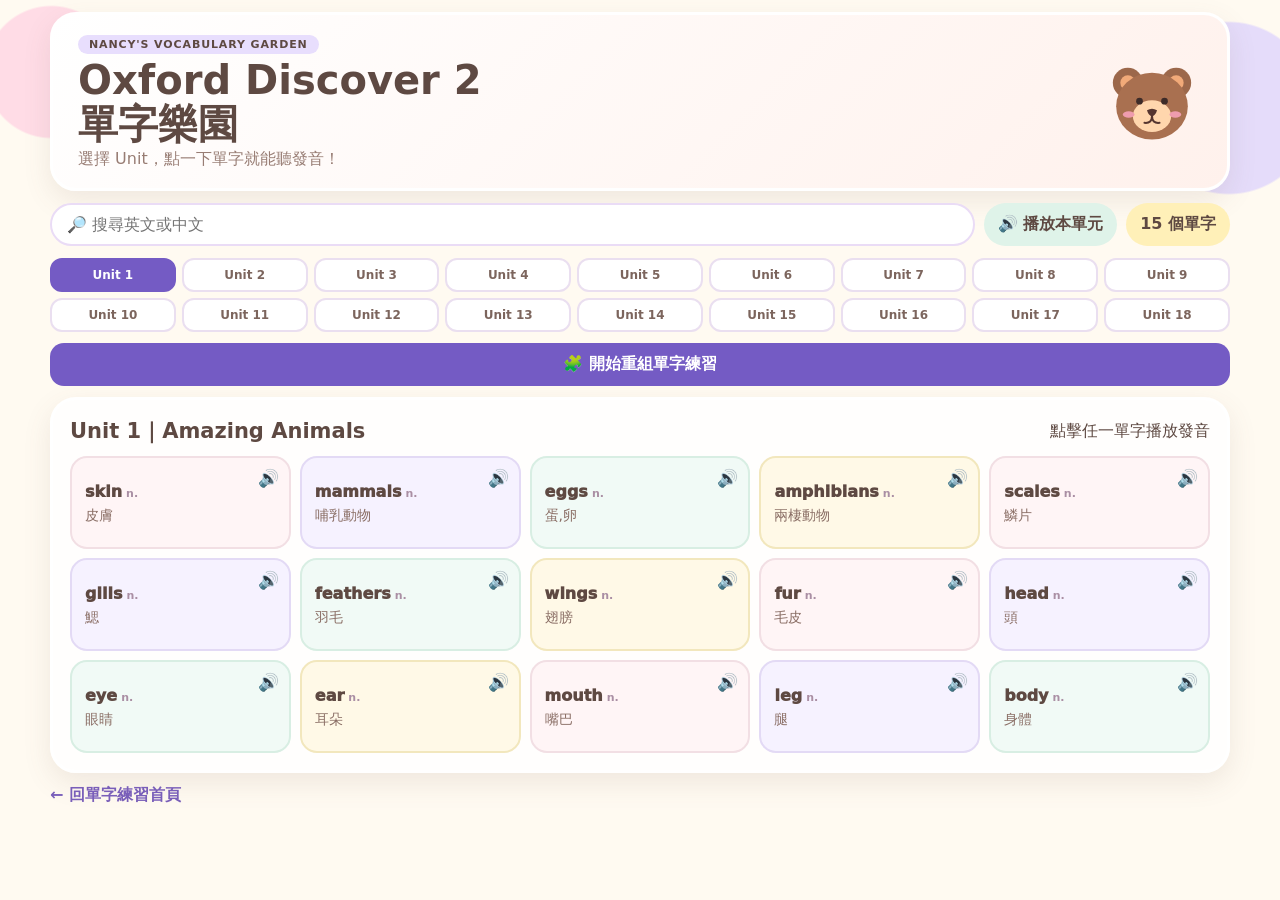
<file: oxford_discover_2.html>
<!doctype html>
<html lang="zh-Hant">
<head>
<meta charset="utf-8">
<meta name="viewport" content="width=device-width,initial-scale=1">
<title>Oxford Discover 2 單字樂園｜Nancy 老師</title>
<style>
:root{--cream:#fffaf1;--ink:#5e4942;--pink:#ffdfe8;--purple:#e8defd;--mint:#dff3e9;--yellow:#fff0b8}
*{box-sizing:border-box}body{margin:0;min-height:100vh;color:var(--ink);font-family:"Microsoft JhengHei",system-ui,sans-serif;background:radial-gradient(circle at 4% 8%,#ffdce6 0 65px,transparent 67px),radial-gradient(circle at 96% 12%,#e5dcfa 0 85px,transparent 87px),var(--cream)}
button,input{font:inherit}.app{width:min(1180px,calc(100% - 26px));margin:auto;padding:12px 0 26px}.top{display:grid;grid-template-columns:1fr auto;align-items:center;padding:18px 25px;border:3px solid #fff;border-radius:26px;background:linear-gradient(135deg,#fff,#fff1ec);box-shadow:0 10px 28px #72584f1d}.tag{display:inline-block;padding:3px 11px;border-radius:999px;background:var(--purple);font-size:11px;font-weight:900;letter-spacing:.08em}.top h1{margin:4px 0 1px;font-size:clamp(27px,3.3vw,40px);line-height:1.1}.top p{margin:3px 0 0;color:#987d74}.bear{width:100px;height:86px;animation:float 3s ease-in-out infinite}.toolbar{display:grid;grid-template-columns:1fr auto auto;gap:9px;margin:12px 0}.search{min-width:0;padding:10px 15px;border:2px solid #eadcf6;border-radius:999px;background:#fff;color:var(--ink);outline:none}.search:focus{border-color:#a98bdb}.pill{border:0;border-radius:999px;padding:9px 14px;background:var(--mint);color:var(--ink);font-weight:900;cursor:pointer}.count{display:grid;place-items:center;background:var(--yellow);cursor:default}.units{display:grid;grid-template-columns:repeat(9,1fr);gap:6px;margin-bottom:11px}.unit{padding:8px 3px;border:2px solid #eadff0;border-radius:12px;background:#fff;color:#7c655d;font-size:12px;font-weight:900;cursor:pointer}.unit:hover,.unit.active{background:#745bc4;color:#fff;border-color:#745bc4}.panel{padding:17px;border:3px solid #fff;border-radius:26px;background:#ffffffdf;box-shadow:0 10px 28px #72584f1d}.panel-head{display:flex;align-items:center;justify-content:space-between;gap:10px;margin-bottom:11px}.panel h2{margin:0;font-size:21px}.cards{display:grid;grid-template-columns:repeat(5,1fr);gap:9px}.card{position:relative;min-height:93px;padding:13px 35px 11px 13px;border:2px solid #f2dfe4;border-radius:17px;background:#fff5f6;text-align:left;color:var(--ink);cursor:pointer;transition:.18s}.card:nth-child(4n+2){background:#f6f2ff;border-color:#e3daf5}.card:nth-child(4n+3){background:#f1faf6;border-color:#d8eee3}.card:nth-child(4n){background:#fff9e7;border-color:#f2e7bd}.card:hover{transform:translateY(-2px);box-shadow:0 7px 15px #72584f18}.en{display:block;font-size:16px;font-weight:950;line-height:1.25}.zh{display:block;margin-top:5px;color:#8a6e65;font-size:14px}.pos{display:inline-block;margin-left:4px;color:#aa8fa4;font-size:11px;font-weight:700}.sound{position:absolute;right:10px;top:10px;font-size:17px}.empty{grid-column:1/-1;padding:40px;text-align:center;color:#a78e86}.home{display:inline-block;margin-top:12px;color:#795eb9;font-weight:900;text-decoration:none}@keyframes float{50%{transform:translateY(-5px)}}@media(prefers-reduced-motion:reduce){*{animation:none!important;transition:none!important}}
@media(max-width:900px){.units{grid-template-columns:repeat(6,1fr)}.cards{grid-template-columns:repeat(3,1fr)}}@media(max-width:600px){.top{padding:16px 18px}.bear{display:none}.toolbar{grid-template-columns:1fr 1fr}.search{grid-column:1/-1}.units{grid-template-columns:repeat(3,1fr)}.cards{grid-template-columns:repeat(2,1fr)}.panel{padding:13px}.panel-head{align-items:flex-start;flex-direction:column}}@media(max-width:390px){.cards{grid-template-columns:1fr}}
.practice-launch{width:100%;margin:0 0 11px;border:0;border-radius:14px;padding:11px;background:#745bc4;color:#fff;font-weight:900;cursor:pointer}.practice{display:none;margin:11px 0;padding:18px;border:3px solid #fff;border-radius:26px;background:#fff;box-shadow:0 10px 28px #72584f1d;text-align:center}.practice.open{display:block}.practice-top{display:flex;align-items:center;justify-content:space-between;gap:10px}.practice h2{margin:0;font-size:22px}.question-count{padding:6px 11px;border-radius:999px;background:var(--yellow);font-weight:900}.clue{margin:18px 0 4px;font-size:clamp(28px,4vw,42px);font-weight:950}.answer{min-height:64px;margin:14px auto;padding:11px;display:flex;flex-wrap:wrap;justify-content:center;align-items:center;gap:7px;border:3px dashed #d9c9ee;border-radius:18px;background:#faf7ff}.answer.empty:after{content:'點選下方字母開始拼字';color:#ad9fba;font-weight:700}.letters{display:flex;flex-wrap:wrap;justify-content:center;gap:8px;margin:13px 0}.letter,.chosen{width:48px;height:52px;border:2px solid #7a5bc5;border-radius:13px;background:#fff;color:#6547ad;font-size:24px;font-weight:950;cursor:pointer;box-shadow:0 4px 0 #d7c9ef}.letter:disabled{opacity:.18;cursor:default}.chosen{background:#f3edff}.feedback{min-height:30px;margin:8px;font-size:18px;font-weight:900}.actions{display:flex;flex-wrap:wrap;justify-content:center;gap:9px}.action{border:0;border-radius:14px;padding:11px 18px;background:#eee8f7;color:#604b76;font-weight:900;cursor:pointer}.action.primary{background:#745bc4;color:#fff}.action.sound-btn{background:#e1f3ff;color:#33789b}
</style>
</head>
<body><main class="app">
<header class="top"><div><span class="tag">NANCY'S VOCABULARY GARDEN</span><h1>Oxford Discover 2<br>單字樂園</h1><p>選擇 Unit，點一下單字就能聽發音！</p></div>
<svg class="bear" viewBox="0 0 120 100" role="img" aria-label="可愛小熊"><circle cx="31" cy="27" r="18" fill="#9c684b"/><circle cx="89" cy="27" r="18" fill="#9c684b"/><circle cx="31" cy="27" r="9" fill="#f1aa79"/><circle cx="89" cy="27" r="9" fill="#f1aa79"/><ellipse cx="60" cy="55" rx="43" ry="40" fill="#a97050"/><ellipse cx="60" cy="67" rx="23" ry="19" fill="#ffd6ad"/><circle cx="45" cy="49" r="4" fill="#3d2b28"/><circle cx="75" cy="49" r="4" fill="#3d2b28"/><path d="M54 60 Q60 56 66 60 Q64 67 60 67 Q56 67 54 60" fill="#55352f"/><path d="M60 67 Q60 76 51 75 M60 67 Q60 76 69 75" fill="none" stroke="#55352f" stroke-width="2.5" stroke-linecap="round"/><ellipse cx="32" cy="65" rx="7" ry="4" fill="#ef9cae"/><ellipse cx="88" cy="65" rx="7" ry="4" fill="#ef9cae"/></svg></header>
<div class="toolbar"><input class="search" id="search" type="search" placeholder="🔎 搜尋英文或中文"><button class="pill" id="listenAll">🔊 播放本單元</button><span class="pill count" id="count"></span></div>
<nav class="units" id="units" aria-label="單元選擇"></nav>
<section class="panel"><div class="panel-head"><h2 id="title"></h2><span id="subtitle"></span></div><div class="cards" id="cards"></div></section>
<a class="home" href="index.html">← 回單字練習首頁</a>
<section class="practice" id="practice" aria-label="重組單字練習"><div class="practice-top"><h2>🧩 重組單字練習</h2><span class="question-count" id="questionCount"></span></div><div class="clue" id="clue"></div><button class="action sound-btn" id="hearWord">🔊 聽發音</button><div class="answer empty" id="answer"></div><div class="letters" id="letters"></div><div class="feedback" id="feedback"></div><div class="actions"><button class="action" id="undoLetter">↩ 撤回</button><button class="action" id="reshuffle">🔀 重新排列</button><button class="action primary" id="checkAnswer">✓ 檢查答案</button><button class="action" id="skipWord">跳過／下一題 →</button><button class="action" id="closePractice">關閉練習</button></div></section>
</main>
<script>
const raw=[
['Amazing Animals','skin(n.)皮膚 / mammals(n.)哺乳動物 / eggs(n.)蛋,卵 / amphibians(n.)兩棲動物 / scales(n.)鱗片 / gills(n.)鰓 / feathers(n.)羽毛 / wings(n.)翅膀 / fur(n.)毛皮 / head(n.)頭 / eye(n.)眼睛 / ear(n.)耳朵 / mouth(n.)嘴巴 / leg(n.)腿 / body(n.)身體'],
['Leo and Lily\'s Adventure','worm(n.)蠕蟲 / berries(n.)莓果 / hunt(v.)狩獵 / escape(v.)逃跑 / creep(v.)爬行 / fight(v./n.)打架 / peck(v.)啄 / pinecone(n.)松果 / squawk(v./n.)嘎嘎叫 / strong(adj.)強壯的 / gentle(adj.)溫和的 / patient(adj.)有耐心的 / smart(adj.)聰明的 / calm(adj.)冷靜的 / fierce(adj.)兇猛的'],
['What Is Our World Made Of?','flow(v.)流動 / solid(n./adj.)固體 / liquid(n./adj.)液體 / gas(n.)氣體 / heat(v./n.)加熱 / steam(n.)蒸氣 / ice(n.)冰 / freeze(v.)結冰 / melt(v.)融化 / ice pop(n.)冰棒 / balloon(n.)氣球 / kettle(n.)水壺 / popcorn(n.)爆米花 / icicle(n.)冰柱 / candle(n.)蠟燭'],
['Let\'s Make Ice Cream!','cream(n.)鮮奶油 / sugar(n.)糖 / salt(n.)鹽 / pour(v.)倒 / plastic bags(n.phr.)塑膠袋 / mixture(n.)混合物 / open(adj./v.)打開的 / closed(adj.)關閉的 / freezer(n.)冷凍庫 / coffee(n.)咖啡 / tea(n.)茶 / salad(n.)沙拉 / fruit(n.)水果 / vegetables(n.)蔬菜 / pasta(n.)義大利麵'],
['Then and Now','travel(v./n.)旅行 / communication(n.)通訊 / airplane(n.)飛機 / news(n.)新聞 / letter(n.)信件 / text message(n.phr.)簡訊 / e-mail(n./v.)電子郵件 / radio(n.)廣播 / Internet(n.)網際網路 / boat(n.)船 / bus(n.)公車 / motorcycle(n.)摩托車 / cable car(n.phr.)纜車 / truck(n.)卡車 / horse(n.)馬'],
['Tell Me a Story, Grandpa','arrive(v.)到達 / ask(v.)詢問 / check(v.)檢查 / enter(v.)進入 / poor(adj.)貧窮的 / crowded(adj.)擁擠的 / clerk(n.)店員 / visit(v.)拜訪 / sick(adj.)生病的 / couch(n.)沙發 / chair(n.)椅子 / lamp(n.)檯燈 / clock(n.)時鐘 / bathtub(n.)浴缸 / sink(n.)洗手台'],
['Subtraction','minus sign(n.phr.)減號 / subtraction(n.)減法 / take away(v.phr.)減去 / column(n.)直欄 / row(n.)橫列 / test score(n.phr.)考試分數 / single-digit number(n.phr.)單位數 / double-digit number(n.phr.)雙位數 / left(adj.)剩下的 / clean(adj./v.)乾淨的 / dirty(adj.)髒的 / tired(adj.)疲倦的 / hungry(adj.)飢餓的 / thirsty(adj.)口渴的 / full(adj.)飽的'],
['Bandar, the Greedy Monkey','let go(v.phr.)放手 / steal(v.)偷竊 / dig up(v.phr.)挖出 / hide(v.)躲藏 / jar(n.)罐子 / greedy(adj.)貪心的 / bored(adj.)無聊的 / baker(n.)烘焙師 / cook(n./v.)廚師 / knee(n.)膝蓋 / nose(n.)鼻子 / foot(n.)腳 / arm(n.)手臂 / face(n.)臉 / hand(n.)手'],
['Following Rules','traffic light(n.phr.)紅綠燈 / take turns(v.phr.)輪流 / polite(adj.)有禮貌的 / clean up(v.phr.)清理 / litter(v./n.)亂丟垃圾 / librarian(n.)圖書館員 / crossing guard(n.phr.)導護人員 / principal(n.)校長 / lifeguard(n.)救生員 / kitchen(n.)廚房 / living room(n.phr.)客廳 / cafeteria(n.)自助餐廳 / classroom(n.)教室 / swimming pool(n.phr.)游泳池 / crosswalk(n.)斑馬線'],
['The Please and Thank You Book Poems','knock(v.)敲門 / thoughtful(adj.)體貼的 / rude(adj.)無禮的 / grab(v.)抓取 / pass(v.)傳遞 / put away(v.phr.)收好 / invite(v.)邀請 / wash(v.)洗 / share(v.)分享 / computer(n.)電腦 / laptop(n.)筆記型電腦 / camera(n.)相機 / headphones(n.)耳機 / tablet(n.)平板電腦 / cell phone(n.phr.)手機'],
['Natural Resources','resources(n.)資源 / wood(n.)木頭,木材 / landfill(n.)垃圾掩埋場 / land(n.)土地 / trash(n.)垃圾 / smoke(n.)煙霧 / sunlight(n.)陽光 / reduce(v.)減少 / reuse(v.)重複使用 / camp(v./n.)露營 / hike(v./n.)健行 / ride a horse(v.phr.)騎馬 / surf(v.)衝浪 / fish(v./n.)釣魚 / ski(v./n.)滑雪'],
['A Juice Carton\'s Diary','carton(n.)紙盒 / diary(n.)日記 / paper(n.)紙張 / blow(v.)吹 / shelf(n.)架子,貨架 / recycling plant(n.phr.)資源回收廠 / machine(n.)機器 / stationery store(n.phr.)文具店 / rescue(v.)救援 / time(n.)時間 / week(n.)星期 / nine o\'clock(n.phr.)九點鐘 / nine-fifteen(n.phr.)九點十五分 / nine-thirty(n.phr.)九點三十分 / nine forty-five(n.phr.)九點四十五分'],
['How Music Makes us Feel','high(adj.)高音的 / low(adj.)低音的 / excited(adj.)興奮的 / sleepy(adj.)想睡的 / wolf(n.)狼 / feelings(n.)感受,情緒 / right(adj.)正確的 / wrong(adj.)錯誤的 / trumpet(n.)小號,喇叭 / proud(adj.)驕傲的 / smile(v./n.)微笑 / nervous(adj.)緊張的 / yawn(v./n.)打哈欠 / unhappy(adj.)不快樂的 / cry(v.)哭泣'],
['Olga\'s Flute','notes(n.)音符 / wait(v.)等待 / worried(adj.)擔心的 / the flu(n.phr.)流行性感冒 / tears(n.)眼淚 / solo(n.)獨奏 / hummingbird(n.)蜂鳥 / record(v.)錄音,紀錄 / musician(n.)音樂家 / have lunch(v.phr.)吃午餐 / give a concert(v.phr.)舉辦音樂會 / make a mistake(v.phr.)犯錯 / sign an autograph(v.phr.)簽名(給粉絲) / talk to fans(v.phr.)和粉絲說話 / do an interview(v.phr.)接受採訪'],
['Forces and Movement','push(v./n.)推 / pull(v./n.)拉 / movement(n.)移動 / ground(n.)地面 / throw(v.)丟,擲 / speed(n.)速度 / heavy(adj.)重的 / light(adj.)輕的 / easy(adj.)簡單的,容易的 / computer mouse(n.phr.)電腦滑鼠 / stapler(n.)釘書機 / suitcase(n.)行李箱 / broom(n.)掃把 / door(n.)門 / desk drawer(n.phr.)書桌抽屜'],
['Two Stubborn Little Goats','stubborn(adj.)固執的 / angry(adj.)生氣的 / goat(n.)山羊 / mountain(n.)山 / west(n./adj.)西方(的) / east(n./adj.)東方(的) / forward(adv.)向前 / horns(n.)角 / wet(adj.)濕的 / basketball(n.)籃球 / soccer(n.)足球 / tennis(n.)網球 / baseball(n.)棒球 / hockey(n.)曲棍球 / golf(n.)高爾夫球'],
['Shapes in Art','crescent(n.)弦月形,新月 / star(n.)星形 / spiral(n.)螺旋形 / oval(n.)橢圓形 / straight(adj.)直的 / nature(n.)大自然 / collage(n.)拼貼畫 / sculpture(n.)雕塑品 / pattern(n.)圖案,模式 / photograph(n.)照片 / origami(n.)摺紙藝術 / drawing(n.)畫作,素描 / mobile(n.)懸掛飾品,風鈴 / oil painting(n.phr.)油畫 / mosaic(n.)馬賽克'],
['Origami','shiny(adj.)閃亮的 / fold(v.)摺 / edge(n.)邊緣 / crane(n.)鶴 / seal(n.)海豹 / crumple(v.)弄皺 / waves(n.)海浪 / climb(v.)攀爬 / golden(adj.)金色的 / markers(n.)麥克筆 / scissors(n.)剪刀 / glue(n.)膠水 / watercolors(n.)水彩 / chalk(n.)粉筆 / colored pencils(n.phr.)色鉛筆']
];
const units=raw.map(([title,list],i)=>({number:i+1,title,words:list.split(' / ').map(item=>{const m=item.match(/^(.*?)\(([^)]+)\)(.*)$/);return m?{en:m[1],pos:m[2],zh:m[3]}:{en:item,pos:'',zh:''}})}));
let current=0;const unitNav=document.querySelector('#units'),cards=document.querySelector('#cards'),title=document.querySelector('#title'),subtitle=document.querySelector('#subtitle'),search=document.querySelector('#search'),count=document.querySelector('#count');
units.forEach((u,i)=>{const b=document.createElement('button');b.className='unit'+(i===0?' active':'');b.textContent=`Unit ${i+1}`;b.onclick=()=>showUnit(i);unitNav.appendChild(b)});
function speak(word){speechSynthesis.cancel();const u=new SpeechSynthesisUtterance(word);u.lang='en-US';u.rate=.76;speechSynthesis.speak(u)}
function draw(words,heading,sub){title.textContent=heading;subtitle.textContent=sub;cards.innerHTML='';count.textContent=`${words.length} 個單字`;if(!words.length){cards.innerHTML='<div class="empty">找不到符合的單字 🐾</div>';return}words.forEach(w=>{const b=document.createElement('button');b.className='card';b.innerHTML=`<span class="sound">🔊</span><span class="en">${w.en}<span class="pos">${w.pos}</span></span><span class="zh">${w.zh}</span>`;b.onclick=()=>speak(w.en);cards.appendChild(b)})}
function showUnit(i){current=i;search.value='';document.querySelectorAll('.unit').forEach((b,n)=>b.classList.toggle('active',n===i));draw(units[i].words,`Unit ${i+1}｜${units[i].title}`,'點擊任一單字播放發音')}
search.oninput=()=>{const q=search.value.trim().toLowerCase();if(!q){showUnit(current);return}const found=units.flatMap(u=>u.words).filter(w=>w.en.toLowerCase().includes(q)||w.zh.includes(search.value.trim()));draw(found,`搜尋「${search.value}」`,'搜尋全部 18 個單元')};
document.querySelector('#listenAll').onclick=async()=>{const words=search.value?units.flatMap(u=>u.words).filter(w=>w.en.toLowerCase().includes(search.value.toLowerCase())||w.zh.includes(search.value.trim())):units[current].words;speechSynthesis.cancel();for(const w of words){await new Promise(resolve=>{const u=new SpeechSynthesisUtterance(w.en);u.lang='en-US';u.rate=.76;u.onend=resolve;u.onerror=resolve;speechSynthesis.speak(u)})}};
const launch=document.createElement('button');launch.id='startPractice';launch.className='practice-launch';launch.textContent='🧩 開始重組單字練習';document.querySelector('.panel').before(launch);
const practice=document.querySelector('#practice'),clue=document.querySelector('#clue'),lettersBox=document.querySelector('#letters'),answerBox=document.querySelector('#answer'),feedback=document.querySelector('#feedback'),questionCount=document.querySelector('#questionCount');let quizWords=[],quizIndex=0,letterTiles=[],chosenTiles=[];const normalized=s=>s.toLowerCase().replace(/[^a-z]/g,'');
function shuffle(a){for(let i=a.length-1;i>0;i--){const j=Math.floor(Math.random()*(i+1));[a[i],a[j]]=[a[j],a[i]]}return a}function setupQuestion(){const w=quizWords[quizIndex];chosenTiles=[];letterTiles=shuffle([...normalized(w.en)].map((char,id)=>({char,id,used:false})));clue.textContent=w.zh;questionCount.textContent=`第 ${quizIndex+1} 題／共 ${quizWords.length} 題`;feedback.textContent='';drawLetters();speak(w.en)}function drawLetters(){answerBox.innerHTML='';answerBox.classList.toggle('empty',!chosenTiles.length);chosenTiles.forEach(tile=>{const b=document.createElement('button');b.className='chosen';b.textContent=tile.char;b.onclick=()=>removeTile(tile);answerBox.appendChild(b)});lettersBox.innerHTML='';letterTiles.forEach(tile=>{const b=document.createElement('button');b.className='letter';b.textContent=tile.char;b.disabled=tile.used;b.onclick=()=>{tile.used=true;chosenTiles.push(tile);feedback.textContent='';drawLetters()};lettersBox.appendChild(b)})}function removeTile(tile){tile.used=false;chosenTiles=chosenTiles.filter(t=>t!==tile);feedback.textContent='';drawLetters()}function nextQuestion(){quizIndex=(quizIndex+1)%quizWords.length;setupQuestion()}
launch.onclick=()=>{quizWords=[...units[current].words];shuffle(quizWords);quizIndex=0;practice.classList.add('open');setupQuestion();practice.scrollIntoView({behavior:'smooth',block:'start'})};document.querySelector('#hearWord').onclick=()=>speak(quizWords[quizIndex].en);document.querySelector('#undoLetter').onclick=()=>{if(chosenTiles.length)removeTile(chosenTiles[chosenTiles.length-1])};document.querySelector('#reshuffle').onclick=()=>{chosenTiles.forEach(t=>t.used=false);chosenTiles=[];shuffle(letterTiles);feedback.textContent='';drawLetters()};document.querySelector('#checkAnswer').onclick=()=>{const right=normalized(quizWords[quizIndex].en),answer=chosenTiles.map(t=>t.char).join('');if(answer===right){feedback.textContent=`🎉 答對了！${quizWords[quizIndex].en}`;feedback.style.color='#39835c';speak(quizWords[quizIndex].en)}else{feedback.textContent=answer.length<right.length?'還有字母沒選完喔！':'再試一次，你快答對了！';feedback.style.color='#c45d75'}};document.querySelector('#skipWord').onclick=nextQuestion;document.querySelector('#closePractice').onclick=()=>{practice.classList.remove('open');speechSynthesis.cancel()};showUnit(0);
</script></body></html>
</file>
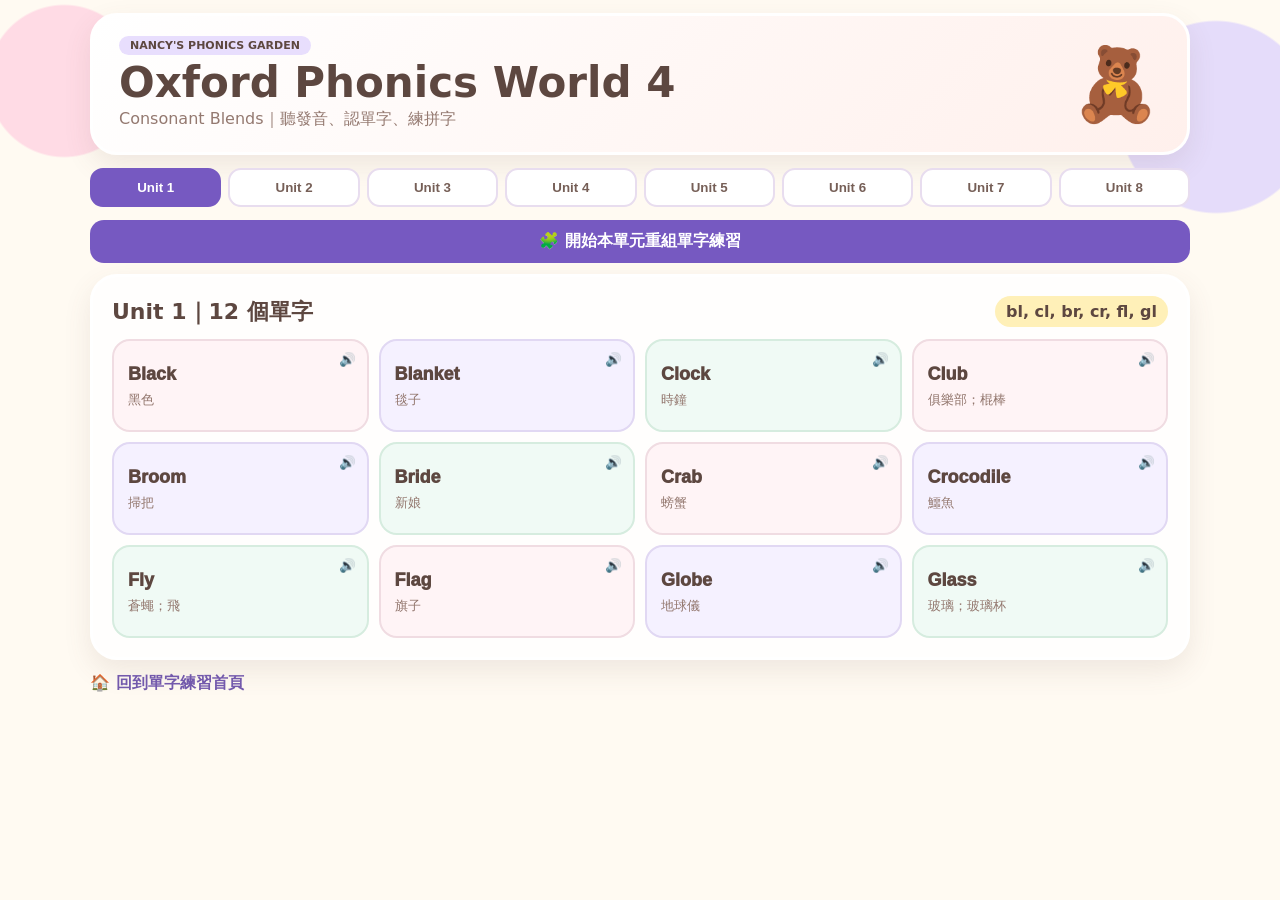
<file: oxford_phonics_world_4.html>
<!doctype html>
<html lang="zh-Hant"><head><meta charset="utf-8"><meta name="viewport" content="width=device-width,initial-scale=1">
<title>Oxford Phonics World 4｜Nancy 老師</title>
<style>
:root{--ink:#5d4740;--purple:#7659c1;--pink:#ffe2e9;--mint:#dff4ea;--yellow:#fff0b8}*{box-sizing:border-box}body{margin:0;min-height:100vh;color:var(--ink);font-family:"Microsoft JhengHei",system-ui,sans-serif;background:radial-gradient(circle at 5% 9%,#ffdbe5 0 75px,transparent 77px),radial-gradient(circle at 95% 13%,#e5dcfa 0 95px,transparent 97px),#fffaf2}.app{width:min(1100px,calc(100% - 26px));margin:auto;padding:13px 0 30px}.top{display:grid;grid-template-columns:1fr auto;align-items:center;padding:18px 26px;border:3px solid #fff;border-radius:27px;background:linear-gradient(135deg,#fff,#fff0ec);box-shadow:0 11px 28px #6d554c1c}.tag{display:inline-block;padding:3px 11px;border-radius:999px;background:#e8defd;font-size:11px;font-weight:900}.top h1{margin:5px 0 2px;font-size:clamp(27px,4vw,42px);line-height:1.08}.top p{margin:4px 0;color:#947970}.bear{font-size:72px;animation:float 3s ease-in-out infinite}.units{display:grid;grid-template-columns:repeat(8,1fr);gap:7px;margin:13px 0}.unit{padding:10px 4px;border:2px solid #e8ddef;border-radius:13px;background:#fff;color:#765f57;font-weight:900;cursor:pointer}.unit:hover,.unit.active{border-color:var(--purple);background:var(--purple);color:#fff}.launch{width:100%;margin-bottom:11px;padding:11px;border:0;border-radius:14px;background:var(--purple);color:#fff;font:inherit;font-weight:900;cursor:pointer}.panel,.quiz{padding:19px;border:3px solid #fff;border-radius:27px;background:#ffffffdf;box-shadow:0 11px 28px #6d554c1c}.head{display:flex;align-items:center;justify-content:space-between;gap:10px;margin-bottom:12px}.head h2{margin:0;font-size:22px}.blend{padding:6px 11px;border-radius:999px;background:var(--yellow);font-weight:900}.cards{display:grid;grid-template-columns:repeat(4,1fr);gap:10px}.card{position:relative;min-height:93px;padding:14px 37px 12px 14px;border:2px solid #f0dce2;border-radius:18px;background:#fff4f6;text-align:left;color:var(--ink);cursor:pointer}.card:nth-child(3n+2){background:#f5f1ff;border-color:#e1d8f3}.card:nth-child(3n){background:#f0faf5;border-color:#d6ecdf}.en{display:block;font-size:18px;font-weight:950}.zh{display:block;margin-top:6px;color:#92766d}.sound{position:absolute;right:11px;top:11px}.quiz{display:none;margin-top:12px;text-align:center}.quiz.open{display:block}.clue{margin:18px 0 5px;font-size:clamp(30px,5vw,45px);font-weight:950}.answer{min-height:65px;margin:14px 0;padding:10px;display:flex;flex-wrap:wrap;justify-content:center;align-items:center;gap:7px;border:3px dashed #d7c8ed;border-radius:18px;background:#faf7ff}.answer.empty:after{content:'點選下方字母開始拼字';color:#ab9db5;font-weight:700}.letters{display:flex;flex-wrap:wrap;justify-content:center;gap:8px;margin:14px 0}.letter,.chosen{width:48px;height:52px;border:2px solid var(--purple);border-radius:13px;background:#fff;color:#61449f;font-size:24px;font-weight:950;cursor:pointer;box-shadow:0 4px 0 #d6caeb}.letter:disabled{opacity:.18}.chosen{background:#f3edff}.feedback{min-height:30px;margin:8px;font-size:18px;font-weight:900}.actions{display:flex;flex-wrap:wrap;justify-content:center;gap:8px}.action{padding:10px 16px;border:0;border-radius:13px;background:#eee8f7;color:#604b76;font:inherit;font-weight:900;cursor:pointer}.primary{background:var(--purple);color:#fff}.listen{background:#dff2ff;color:#33789b}.home{display:inline-block;margin-top:13px;color:#7359ac;font-weight:900;text-decoration:none}@keyframes float{50%{transform:translateY(-5px)}}@media(max-width:800px){.units{grid-template-columns:repeat(4,1fr)}.cards{grid-template-columns:repeat(3,1fr)}}@media(max-width:560px){.bear{display:none}.top{padding:17px}.units{grid-template-columns:repeat(2,1fr)}.cards{grid-template-columns:repeat(2,1fr)}.panel,.quiz{padding:14px}}@media(max-width:380px){.cards{grid-template-columns:1fr}}
</style></head><body><main class="app">
<header class="top"><div><span class="tag">NANCY'S PHONICS GARDEN</span><h1>Oxford Phonics World 4</h1><p>Consonant Blends｜聽發音、認單字、練拼字</p></div><div class="bear">🧸</div></header>
<nav class="units" id="units" aria-label="單元選擇"></nav><button class="launch" id="startQuiz">🧩 開始本單元重組單字練習</button>
<section class="panel"><div class="head"><h2 id="title"></h2><span class="blend" id="blend"></span></div><div class="cards" id="cards"></div></section>
<section class="quiz" id="quiz"><div class="head"><h2>🧩 重組單字練習</h2><span class="blend" id="progress"></span></div><div class="clue" id="clue"></div><button class="action listen" id="hear">🔊 聽發音</button><div class="answer empty" id="answer"></div><div class="letters" id="letters"></div><div class="feedback" id="feedback"></div><div class="actions"><button class="action" id="undo">↩ 撤回</button><button class="action" id="mix">🔀 重新排列</button><button class="action primary" id="check">✓ 檢查答案</button><button class="action" id="next">跳過／下一題 →</button><button class="action" id="close">關閉練習</button></div></section>
<a class="home" href="index.html">🏠 回到單字練習首頁</a>
</main><script>
const units=[
{blend:'bl, cl, br, cr, fl, gl',words:[['Black','黑色'],['Blanket','毯子'],['Clock','時鐘'],['Club','俱樂部；棍棒'],['Broom','掃把'],['Bride','新娘'],['Crab','螃蟹'],['Crocodile','鱷魚'],['Fly','蒼蠅；飛'],['Flag','旗子'],['Globe','地球儀'],['Glass','玻璃；玻璃杯']]},
{blend:'fr, gr, pl, sl, dr, tr',words:[['Frog','青蛙'],['Friday','星期五'],['Green','綠色'],['Grass','草'],['Plate','盤子'],['Play','玩'],['Slide','溜滑梯；滑動'],['Sleep','睡覺'],['Drum','鼓'],['Dress','洋裝'],['Truck','卡車'],['Tree','樹']]},
{blend:'sm, sn, sp, sw, st',words:[['Smile','微笑'],['Smoke','煙'],['Snake','蛇'],['Snow','雪'],['Spoon','湯匙'],['Spot','斑點'],['Swing','鞦韆'],['Swim','游泳'],['Stop','停止'],['Test','測驗'],['Stamp','郵票'],['Fast','快速的']]},
{blend:'sh, ch, tch, ph, wh',words:[['Shell','貝殼'],['Fish','魚'],['Ship','船'],['Brush','刷子'],['Chick','小雞'],['Lunch','午餐'],['Watch','手錶；觀看'],['Catch','接住'],['Phone','電話'],['Dolphin','海豚'],['Whale','鯨魚'],['White','白色']]},
{blend:'th, ck, qu',words:[['This','這個'],['That','那個'],['Mother','母親'],['Father','父親'],['Three','三'],['Teeth','牙齒'],['Think','想；思考'],['Bath','洗澡'],['Duck','鴨子'],['Rocket','火箭'],['Queen','女王'],['Quilt','被子']]},
{blend:'ng, nk, nd, nt, lt, mp',words:[['King','國王'],['Long','長的'],['Bank','銀行'],['Pink','粉紅色'],['Wind','風'],['Hand','手'],['Tent','帳篷'],['Paint','顏料；畫畫'],['Belt','皮帶'],['Adult','成年人'],['Lamp','檯燈'],['Camp','露營']]},
{blend:'sk, sc, spr, str, spl, squ',words:[['Skunk','臭鼬'],['Desk','書桌'],['Scale','秤；刻度'],['School','學校'],['Spray','噴灑'],['Spring','春天'],['String','繩子'],['Strong','強壯的'],['Splash','濺水'],['Splint','夾板'],['Squid','魷魚'],['Square','正方形']]},
{blend:'c, g, s',words:[['Rice','米飯'],['City','城市'],['Ice cream','冰淇淋'],['Cell phone','手機'],['Giraffe','長頸鹿'],['Orange','橘子；橘色'],['Giant','巨人'],['Cage','籠子'],['Rose','玫瑰'],['Jeans','牛仔褲'],['Cheese','起司'],['Legs','腿（複數）']]}
];
let current=0,quizWords=[],q=0,tiles=[],chosen=[];const nav=document.querySelector('#units'),cards=document.querySelector('#cards'),title=document.querySelector('#title'),blend=document.querySelector('#blend'),quiz=document.querySelector('#quiz'),clue=document.querySelector('#clue'),answer=document.querySelector('#answer'),letters=document.querySelector('#letters'),feedback=document.querySelector('#feedback'),progress=document.querySelector('#progress');
function speak(word){speechSynthesis.cancel();const u=new SpeechSynthesisUtterance(word);u.lang='en-US';u.rate=.78;u.pitch=1.15;speechSynthesis.speak(u)}function shuffle(a){for(let i=a.length-1;i;i--){const j=Math.floor(Math.random()*(i+1));[a[i],a[j]]=[a[j],a[i]]}return a}const norm=s=>s.toLowerCase().replace(/[^a-z]/g,'');
units.forEach((u,i)=>{const b=document.createElement('button');b.className='unit'+(i?'':' active');b.textContent=`Unit ${i+1}`;b.onclick=()=>show(i);nav.appendChild(b)});
function show(i){current=i;document.querySelectorAll('.unit').forEach((b,n)=>b.classList.toggle('active',n===i));title.textContent=`Unit ${i+1}｜12 個單字`;blend.textContent=units[i].blend;cards.innerHTML='';units[i].words.forEach(w=>{const b=document.createElement('button');b.className='card';b.innerHTML=`<span class="sound">🔊</span><span class="en">${w[0]}</span><span class="zh">${w[1]}</span>`;b.onclick=()=>speak(w[0]);cards.appendChild(b)})}
function setup(){const w=quizWords[q];chosen=[];tiles=shuffle([...norm(w[0])].map((char,id)=>({char,id,used:false})));clue.textContent=w[1];progress.textContent=`第 ${q+1} 題／共 12 題`;feedback.textContent='';draw();speak(w[0])}function draw(){answer.innerHTML='';answer.classList.toggle('empty',!chosen.length);chosen.forEach(t=>{const b=document.createElement('button');b.className='chosen';b.textContent=t.char;b.onclick=()=>remove(t);answer.appendChild(b)});letters.innerHTML='';tiles.forEach(t=>{const b=document.createElement('button');b.className='letter';b.textContent=t.char;b.disabled=t.used;b.onclick=()=>{t.used=true;chosen.push(t);feedback.textContent='';draw()};letters.appendChild(b)})}function remove(t){t.used=false;chosen=chosen.filter(x=>x!==t);feedback.textContent='';draw()}function next(){q=(q+1)%quizWords.length;setup()}
document.querySelector('#startQuiz').onclick=()=>{quizWords=shuffle([...units[current].words]);q=0;quiz.classList.add('open');setup();quiz.scrollIntoView({behavior:'smooth'})};document.querySelector('#hear').onclick=()=>speak(quizWords[q][0]);document.querySelector('#undo').onclick=()=>chosen.length&&remove(chosen[chosen.length-1]);document.querySelector('#mix').onclick=()=>{chosen.forEach(t=>t.used=false);chosen=[];shuffle(tiles);feedback.textContent='';draw()};document.querySelector('#check').onclick=()=>{const right=norm(quizWords[q][0]),got=chosen.map(t=>t.char).join('');if(got===right){feedback.textContent=`🎉 答對了！${quizWords[q][0]}`;feedback.style.color='#39835c';speak(quizWords[q][0])}else{feedback.textContent=got.length<right.length?'還有字母沒選完喔！':'再試一次，你快答對了！';feedback.style.color='#c45d75'}};document.querySelector('#next').onclick=next;document.querySelector('#close').onclick=()=>{quiz.classList.remove('open');speechSynthesis.cancel()};show(0);
</script></body></html>
</file>
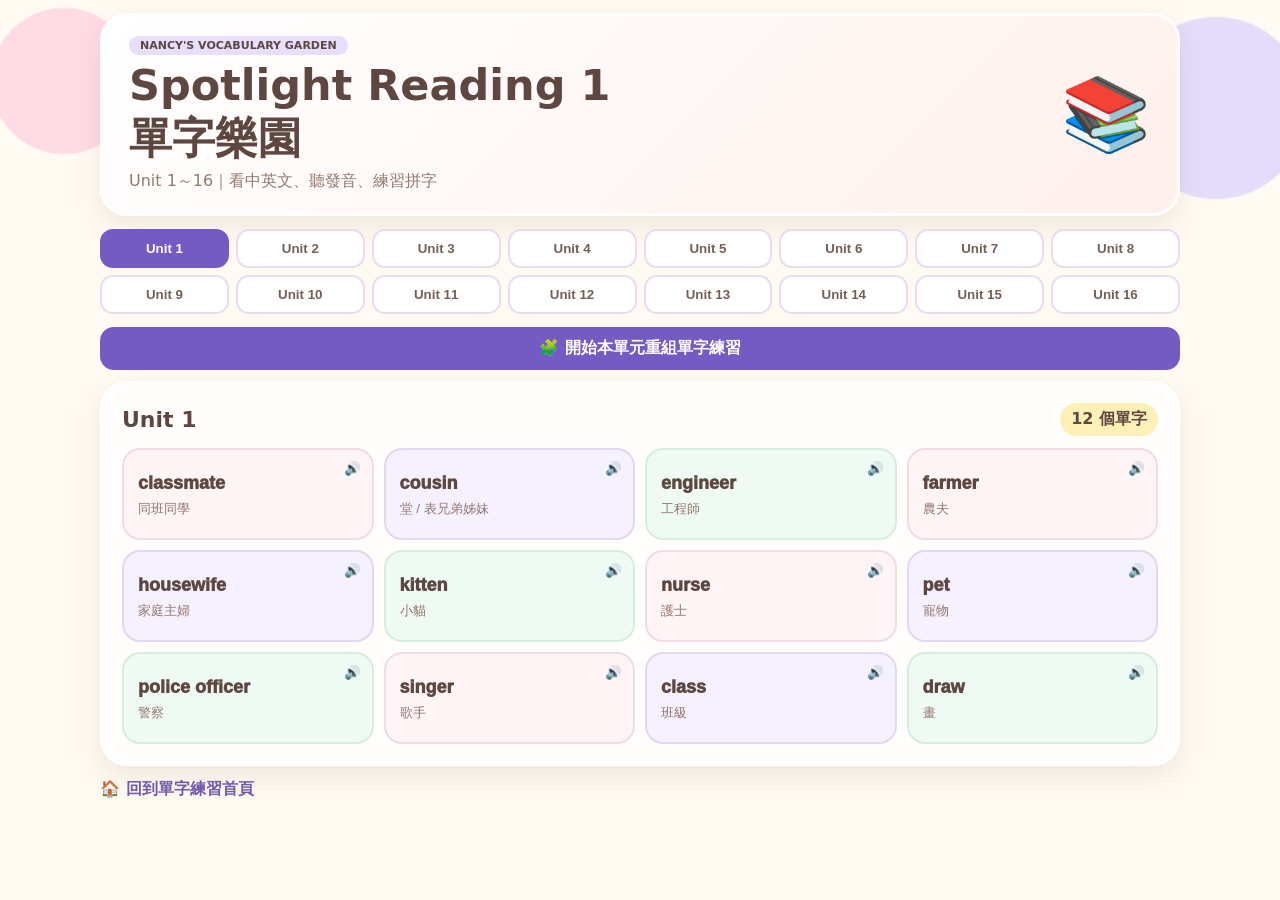
<file: spotlight_reading_1.html>
<!doctype html>
<html lang="zh-Hant">
<head>
<meta charset="utf-8">
<meta name="viewport" content="width=device-width,initial-scale=1">
<title>Spotlight Reading 1｜Nancy 老師</title>
<style>
:root{--ink:#5d4740;--purple:#745bc4;--yellow:#fff0b8;--pink:#ffe4ec;--mint:#e7f6ee}
*{box-sizing:border-box}
body{margin:0;min-height:100vh;color:var(--ink);font-family:"Microsoft JhengHei",system-ui,sans-serif;
background:radial-gradient(circle at 5% 9%,#ffdbe5 0 72px,transparent 74px),
radial-gradient(circle at 95% 12%,#e4dcfa 0 90px,transparent 92px),#fffaf2}
.app{width:min(1080px,calc(100% - 26px));margin:auto;padding:13px 0 30px}
.top{display:grid;grid-template-columns:1fr auto;align-items:center;padding:18px 26px;border:3px solid #fff;border-radius:27px;
background:linear-gradient(135deg,#fff,#fff0ec);box-shadow:0 11px 28px #6d554c1c}
.tag{display:inline-block;padding:3px 11px;border-radius:999px;background:#e8defd;font-size:11px;font-weight:900}
.top h1{margin:5px 0 2px;font-size:clamp(29px,4vw,43px)}.top p{margin:3px 0;color:#947970}
.mascot{font-size:72px;animation:float 3s ease-in-out infinite}
.units{display:grid;grid-template-columns:repeat(8,1fr);gap:7px;margin:13px 0}
.unit{padding:10px 4px;border:2px solid #e8ddef;border-radius:13px;background:#fff;color:#765f57;font-weight:900;cursor:pointer}
.unit:hover,.unit.active{background:var(--purple);border-color:var(--purple);color:#fff}
.launch{width:100%;margin-bottom:11px;padding:11px;border:0;border-radius:14px;background:var(--purple);color:#fff;font:inherit;font-weight:900;cursor:pointer}
.panel,.quiz{padding:19px;border:3px solid #fff;border-radius:27px;background:#ffffffdf;box-shadow:0 11px 28px #6d554c1c}
.head{display:flex;align-items:center;justify-content:space-between;gap:10px;margin-bottom:12px}.head h2{margin:0;font-size:22px}
.badge{padding:6px 11px;border-radius:999px;background:var(--yellow);font-weight:900}
.cards{display:grid;grid-template-columns:repeat(4,1fr);gap:10px}
.card{position:relative;min-height:92px;padding:14px 37px 12px 14px;border:2px solid #f0dce2;border-radius:18px;background:#fff4f6;text-align:left;color:var(--ink);cursor:pointer}
.card:nth-child(3n+2){background:#f5f1ff;border-color:#e1d8f3}.card:nth-child(3n){background:#f0faf5;border-color:#d6ecdf}
.en{display:block;font-size:18px;font-weight:950}.zh{display:block;margin-top:6px;color:#92766d}.sound{position:absolute;right:11px;top:11px}
.quiz{display:none;margin-top:12px;text-align:center}.quiz.open{display:block}
.clue{margin:18px 0 5px;font-size:clamp(30px,5vw,45px);font-weight:950}
.answer{min-height:65px;margin:14px 0;padding:10px;display:flex;flex-wrap:wrap;justify-content:center;align-items:center;gap:7px;border:3px dashed #d7c8ed;border-radius:18px;background:#faf7ff}
.answer.empty:after{content:'點選下方字母開始拼字';color:#ab9db5;font-weight:700}
.letters{display:flex;flex-wrap:wrap;justify-content:center;gap:8px;margin:14px 0}
.letter,.chosen{min-width:48px;height:52px;padding:0 10px;border:2px solid var(--purple);border-radius:13px;background:#fff;color:#61449f;font-size:24px;font-weight:950;cursor:pointer;box-shadow:0 4px 0 #d6caeb}
.letter:disabled{opacity:.18}.chosen{background:#f3edff}
.feedback{min-height:30px;margin:8px;font-size:18px;font-weight:900}
.actions{display:flex;flex-wrap:wrap;justify-content:center;gap:8px}
.action{padding:10px 16px;border:0;border-radius:13px;background:#eee8f7;color:#604b76;font:inherit;font-weight:900;cursor:pointer}
.primary{background:var(--purple);color:#fff}.listen{background:#dff2ff;color:#33789b}
.home{display:inline-block;margin-top:13px;color:#7359ac;font-weight:900;text-decoration:none}
@keyframes float{50%{transform:translateY(-5px)}}
@media(max-width:800px){.units{grid-template-columns:repeat(4,1fr)}.cards{grid-template-columns:repeat(3,1fr)}}
@media(max-width:560px){.mascot{display:none}.top{padding:17px}.units{grid-template-columns:repeat(4,1fr)}.cards{grid-template-columns:repeat(2,1fr)}.panel,.quiz{padding:14px}}
@media(max-width:380px){.units{grid-template-columns:repeat(2,1fr)}.cards{grid-template-columns:1fr}}
</style>
</head>
<body>
<main class="app">
<header class="top">
<div><span class="tag">NANCY'S VOCABULARY GARDEN</span><h1>Spotlight Reading 1<br>單字樂園</h1>
<p>Unit 1～16｜看中英文、聽發音、練習拼字</p></div>
<div class="mascot">📚</div>
</header>

<nav class="units" id="units"></nav>
<button class="launch" id="startQuiz">🧩 開始本單元重組單字練習</button>

<section class="panel">
<div class="head"><h2 id="title"></h2><span class="badge" id="count"></span></div>
<div class="cards" id="cards"></div>
</section>

<section class="quiz" id="quiz">
<div class="head"><h2>🧩 重組單字練習</h2><span class="badge" id="progress"></span></div>
<div class="clue" id="clue"></div>
<button class="action listen" id="hear">🔊 聽發音</button>
<div class="answer empty" id="answer"></div>
<div class="letters" id="letters"></div>
<div class="feedback" id="feedback"></div>
<div class="actions">
<button class="action" id="undo">↩ 撤回</button>
<button class="action" id="mix">🔀 重新排列</button>
<button class="action primary" id="check">✓ 檢查答案</button>
<button class="action" id="next">跳過／下一題 →</button>
<button class="action" id="close">關閉練習</button>
</div>
</section>

<a class="home" href="index.html">🏠 回到單字練習首頁</a>
</main>

<script>
const units=[
{title:'Unit 1',words:[['classmate','同班同學'],['cousin','堂 / 表兄弟姊妹'],['engineer','工程師'],['farmer','農夫'],['housewife','家庭主婦'],['kitten','小貓'],['nurse','護士'],['pet','寵物'],['police officer','警察'],['singer','歌手'],['class','班級'],['draw','畫']]},
{title:'Unit 2',words:[['diligent','勤奮的'],['exciting','令人興奮的'],['feed','餵食'],['follow','聽從；跟隨'],['leave','留下；離開'],['line','隊伍'],['noise','噪音'],['rule','規定'],['ticket','門票'],['trash','垃圾'],['common','常見的'],['sign','標誌'],['warning','警告']]},
{title:'Unit 3',words:[['attract','吸引'],['church','教堂'],['fall','秋天'],['famous','有名的'],['hot spring','溫泉'],['summer','夏天'],['temple','寺廟'],['vacation','假期'],['view','景色'],['visitor','觀光者'],['humid','潮濕的'],['natural','自然的'],['plan','計畫']]},
{title:'Unit 4',words:[['become','成為'],['choose','選擇'],['different','不同的'],['goal','目標'],['improve','增進'],['join','參加'],['practice','練習'],['side','邊，側'],['skill','技術'],['sport','體育，運動'],['compete','競爭'],['information','資訊'],['match','比賽']]},
{title:'Unit 5',words:[['campus','校園'],['chubby','圓胖的'],['concert','音樂會'],['expensive','昂貴的'],['fantastic','極好的'],['pop','流行的'],['shiny','閃亮的'],['silver','銀色的'],['simple','簡單的'],['sunglasses','太陽眼鏡'],['latest','最新的'],['live','現場直播的'],['normal','正常的']]},
{title:'Unit 6',words:[['building','建築物'],['cage','籠子'],['gorilla','大猩猩'],['safe','安全的'],['scared','害怕的'],['shout','喊叫'],['traffic','交通'],['wander','遊蕩'],['worried','擔心的'],['zookeeper','動物園管理員'],['cave','洞穴'],['nest','巢'],['schedule','時程表']]},
{title:'Unit 7',words:[['drive','開車送；駕駛'],['exercise','運動'],['finish','結束；完成'],['fresh','新鮮的'],['healthy','健康的'],['important','重要的'],['meal','一餐'],['ordinary','平凡的'],['pancake','鬆餅'],['teeth','牙齒'],['report','報告'],['swimsuit','游泳衣'],['tight','緊湊的']]},
{title:'Unit 8',words:[['beef','牛肉'],['broccoli','綠花椰菜'],['cafeteria','自助餐廳'],['chef','主廚'],['delicious','美味的'],['nutritious','有營養的'],['soup','湯'],['spaghetti','義大利麵'],['stuffed','吃飽的'],['vegetable','蔬菜'],['offer','提供'],['own','擁有'],['special','特別的']]},
{title:'Unit 9',words:[['active','活潑的；積極的'],['activity','活動'],['attention','注意'],['band','樂團'],['forget','忘記'],['goal','目標'],['guitar','吉他'],['hard-working','勤勉的'],['however','然而'],['outdoor','戶外的'],['depend','依靠'],['frequency','頻率'],['mark','作記號']]},
{title:'Unit 10',words:[['animal','動物'],['fan','迷，愛好者'],['fur','軟毛'],['golden','金黃色的'],['land','陸地'],['puppy','幼犬'],['sight','看見；視力'],['soft','柔軟的'],['turtle','烏龜'],['energetic','精力旺盛的'],['need','需求']]},
{title:'Unit 11',words:[['cape','斗篷；披肩'],['costume','服裝'],['fall over','跌倒'],['invite','邀請'],['pair','一雙，一對'],['pajamas','睡衣褲'],['polka-dot','圓點花樣的'],['puffy','膨起，非常寬鬆的'],['thrilled','非常興奮的'],['wing','翅膀'],['decoration','裝飾品'],['deliver','運送'],['surprise','驚喜']]},
{title:'Unit 12',words:[['ache','疼痛'],['asleep','睡著的'],['cough','咳嗽'],['fever','發燒'],['forest','森林'],['grab','抓住'],['medicine','藥'],['monster','怪物'],['sore','痠痛發炎的'],['sweat','流汗'],['diary','日記'],['giant','巨人'],['show','給...看']]},
{title:'Unit 13',words:[['application','應用程式'],['attraction','景點'],['hotel','旅館'],['mountain','山'],['museum','博物館'],['noodle','麵條'],['route','路線'],['shrimp','蝦'],['snack','小吃'],['tourist','觀光客'],['cost','費用'],['example','例子'],['transportation','交通工具']]},
{title:'Unit 14',words:[['cart','推車'],['dairy','奶製品的'],['dumpling','餃子'],['frozen','冷凍的'],['goods','商品'],['grocery','食品雜貨的'],['item','項目'],['lettuce','萵苣'],['section','部分'],['total','總計'],['loaf','一條'],['pineapple','鳳梨']]},
{title:'Unit 15',words:[['both','兩者（都）'],['heavy','重的'],['jeans','牛仔褲'],['lose','減輕；丟失'],['model','模特兒'],['scarf','圍巾'],['share','共有；分享'],['sharp','尖的；鋒利的'],['slim','苗條的'],['therefore','因此'],['height','身高；高度'],['light','淡的'],['weight','體重；重量']]},
{title:'Unit 16',words:[['afraid','害怕的'],['hurt','弄傷'],['peaceful','平靜的'],['popular','受歡迎的'],['responsibility','責任'],['roommate','室友'],['sense','感覺'],['snake','蛇'],['still','仍然'],['take care of','照顧'],['friendliness','親切'],['personality','個性'],['playfulness','好玩']]}
];

let current=0,quizWords=[],q=0,tiles=[],chosen=[];
const nav=document.querySelector('#units'),cards=document.querySelector('#cards'),
title=document.querySelector('#title'),count=document.querySelector('#count'),
quiz=document.querySelector('#quiz'),clue=document.querySelector('#clue'),
answer=document.querySelector('#answer'),letters=document.querySelector('#letters'),
feedback=document.querySelector('#feedback'),progress=document.querySelector('#progress');

function speak(word){
  if(!('speechSynthesis' in window))return;
  speechSynthesis.cancel();
  const u=new SpeechSynthesisUtterance(word);
  u.lang='en-US';u.rate=.78;u.pitch=1.1;
  speechSynthesis.speak(u);
}
function shuffle(a){for(let i=a.length-1;i;i--){const j=Math.floor(Math.random()*(i+1));[a[i],a[j]]=[a[j],a[i]]}return a}
const norm=s=>s.toLowerCase().replace(/[^a-z]/g,'');

units.forEach((u,i)=>{
  const b=document.createElement('button');
  b.className='unit'+(i?'':' active');
  b.textContent=`Unit ${i+1}`;
  b.onclick=()=>show(i);
  nav.appendChild(b);
});

function show(i){
  current=i;
  document.querySelectorAll('.unit').forEach((b,n)=>b.classList.toggle('active',n===i));
  title.textContent=`Unit ${i+1}`;
  count.textContent=`${units[i].words.length} 個單字`;
  cards.innerHTML='';
  units[i].words.forEach(w=>{
    const b=document.createElement('button');
    b.className='card';
    b.innerHTML=`<span class="sound">🔊</span><span class="en">${w[0]}</span><span class="zh">${w[1]}</span>`;
    b.onclick=()=>speak(w[0]);
    cards.appendChild(b);
  });
}

function setup(){
  const w=quizWords[q];
  chosen=[];
  tiles=shuffle([...norm(w[0])].map((char,id)=>({char,id,used:false})));
  clue.textContent=w[1];
  progress.textContent=`第 ${q+1} 題／共 ${quizWords.length} 題`;
  feedback.textContent='';
  draw();
  speak(w[0]);
}

function draw(){
  answer.innerHTML='';
  answer.classList.toggle('empty',!chosen.length);
  chosen.forEach(t=>{
    const b=document.createElement('button');
    b.className='chosen';b.textContent=t.char;b.onclick=()=>remove(t);
    answer.appendChild(b);
  });
  letters.innerHTML='';
  tiles.forEach(t=>{
    const b=document.createElement('button');
    b.className='letter';b.textContent=t.char;b.disabled=t.used;
    b.onclick=()=>{t.used=true;chosen.push(t);feedback.textContent='';draw()};
    letters.appendChild(b);
  });
}
function remove(t){t.used=false;chosen=chosen.filter(x=>x!==t);feedback.textContent='';draw()}
function next(){q=(q+1)%quizWords.length;setup()}

document.querySelector('#startQuiz').onclick=()=>{
  quizWords=shuffle([...units[current].words]);q=0;quiz.classList.add('open');setup();
  quiz.scrollIntoView({behavior:'smooth'});
};
document.querySelector('#hear').onclick=()=>speak(quizWords[q][0]);
document.querySelector('#undo').onclick=()=>chosen.length&&remove(chosen[chosen.length-1]);
document.querySelector('#mix').onclick=()=>{chosen.forEach(t=>t.used=false);chosen=[];shuffle(tiles);feedback.textContent='';draw()};
document.querySelector('#check').onclick=()=>{
  const right=norm(quizWords[q][0]),got=chosen.map(t=>t.char).join('');
  if(got===right){
    feedback.textContent=`🎉 答對了！${quizWords[q][0]}`;
    feedback.style.color='#39835c';speak(quizWords[q][0]);
  }else{
    feedback.textContent=got.length<right.length?'還有字母沒選完喔！':'再試一次，你快答對了！';
    feedback.style.color='#c45d75';
  }
};
document.querySelector('#next').onclick=next;
document.querySelector('#close').onclick=()=>{quiz.classList.remove('open');speechSynthesis.cancel()};
show(0);
</script>
</body>
</html>
</file>
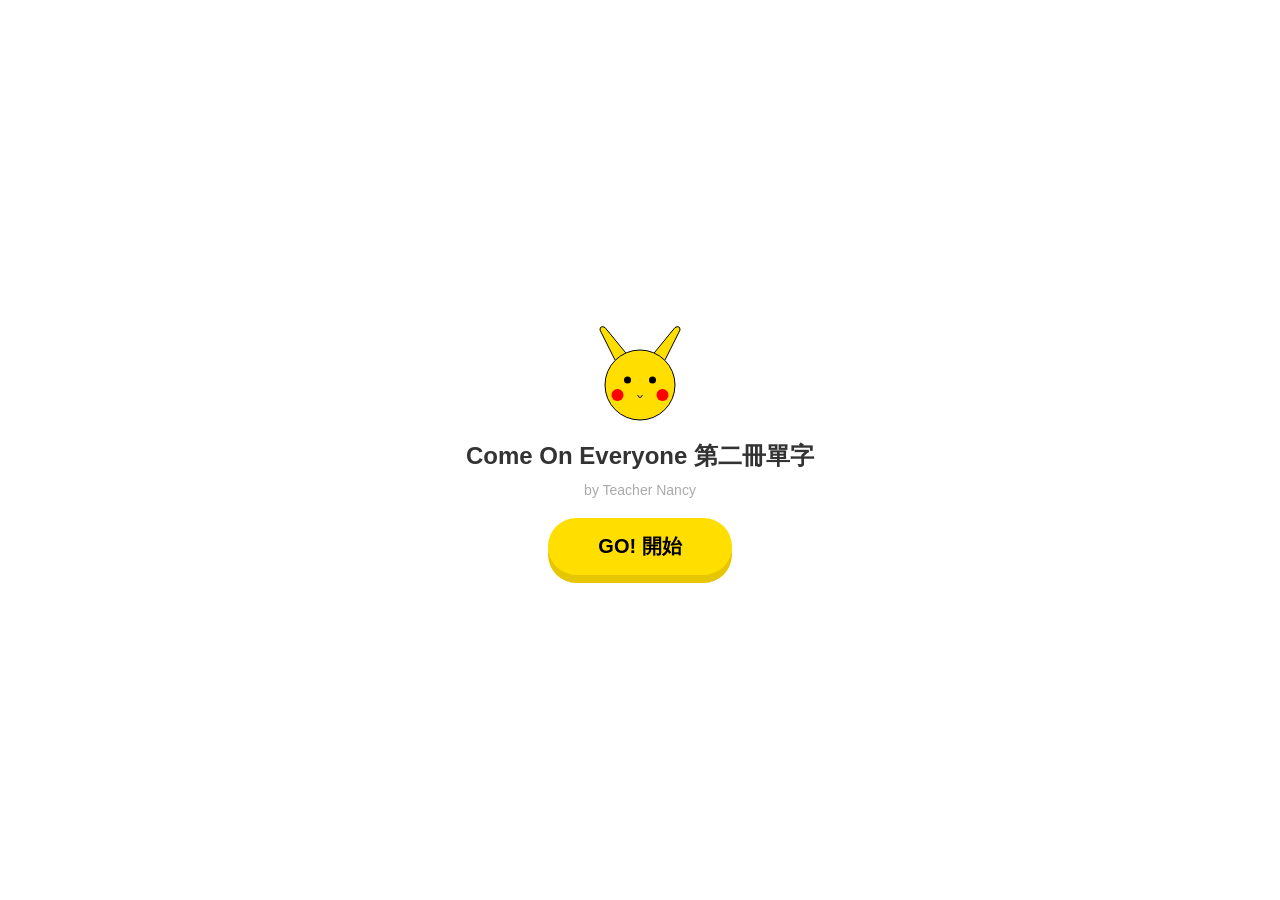
<file: tuesday_english_class.html>
<!DOCTYPE html>
<html lang="zh-TW">
<head>
    <meta charset="UTF-8">
    <meta name="viewport" content="width=device-width, initial-scale=1.0, maximum-scale=1.0, user-scalable=no, viewport-fit=cover">
    <title>Come On Everyone 第二冊單字｜Nancy 老師</title>
    <style>
        :root {
            --pika-yellow: #FFDE00;
            --pika-red: #FF0000;
            --soft-blue: #B5E0FF;
            --bg-cream: #FFFDF0;
            --text-black: #000000;
            --scramble-color: #555;
        }

        /* 全域樣式：防止捲動與藍色高亮 */
        * { box-sizing: border-box; -webkit-tap-highlight-color: transparent; margin: 0; padding: 0; user-select: none; }
        html, body { height: 100%; width: 100%; overflow: hidden; background-color: var(--bg-cream); }
        body { font-family: 'Segoe UI', 'Microsoft JhengHei', sans-serif; display: flex; justify-content: center; align-items: center; }

        /* 主容器：限制最大寬度，確保跨平台一致 */
        .parent-card {
            background: #fff;
            width: 100%;
            max-width: 500px; /* 針對手機優化寬度 */
            height: 100%;
            border: 4px solid var(--pika-yellow);
            display: flex;
            flex-direction: column;
            padding: 5px 10px;
            box-shadow: 0 5px 15px rgba(0,0,0,0.1);
            position: relative;
        }

        @media (min-width: 768px) {
            .parent-card { height: 96%; border-radius: 30px; padding: 15px; }
        }

        /* 標頭：極致壓縮 */
        .header { text-align: center; padding: 2px 0; }
        .header h1 { font-size: 15px; color: #444; margin-top: 2px; }
        .header .names { font-size: 11px; color: #999; margin-bottom: 2px; }

        /* 功能按鈕與單元名稱整合 */
        .control-header {
            display: flex;
            justify-content: space-between;
            align-items: center;
            background: #fdfdfd;
            border: 1px solid #eee;
            border-radius: 8px;
            padding: 4px 8px;
            margin-bottom: 5px;
        }

        .part-label-text { font-size: 14px; font-weight: 900; color: #000; }

        .toggle-ans-btn {
            background: #333;
            color: white;
            border: none;
            padding: 4px 12px;
            font-size: 11px;
            border-radius: 15px;
            cursor: pointer;
            font-weight: bold;
        }

        /* 單元導覽：按鈕變扁 */
        .unit-nav {
            display: grid;
            grid-template-columns: repeat(8, 1fr);
            gap: 3px;
            margin-bottom: 5px;
        }
        .unit-dot {
            background: #f8f8f8;
            border: 1px solid #ddd;
            border-radius: 5px;
            font-size: 11px;
            padding: 8px 0;
            cursor: pointer;
            font-weight: 900;
            color: #666;
            text-align: center;
        }
        .unit-dot.active { background: var(--pika-yellow); color: #000; border-color: #E6C600; box-shadow: 0 1px 0 #E6C600; }

        .note-text {
            text-align: center;
            font-size: 11px;
            color: var(--pika-red);
            font-weight: bold;
            margin-bottom: 5px;
        }

        /* 網格區：讓它佔據剩餘空間 */
        .vocab-grid {
            flex: 1;
            display: grid;
            grid-template-columns: repeat(3, 1fr);
            grid-template-rows: repeat(2, 1fr);
            gap: 6px;
            margin-bottom: 10px; /* 給底部留一點空地 */
        }

        .word-item {
            background: #ffffff;
            border: 1.5px solid #eee;
            border-radius: 12px;
            display: flex;
            flex-direction: column;
            justify-content: center;
            align-items: center;
            cursor: pointer;
            position: relative;
            padding: 4px;
            box-shadow: 0 2px 0 #f5f5f5;
        }

        .word-num { position: absolute; top: 4px; left: 6px; font-size: 10px; color: #ddd; font-weight: bold; }
        .card-speaker { position: absolute; top: 4px; right: 6px; font-size: 15px; opacity: 0.4; }

        .zh-txt {
            font-size: clamp(18px, 4.5vh, 28px);
            font-weight: 900;
            color: var(--text-black);
            line-height: 1.1;
        }

        .scramble-txt {
            font-size: clamp(12px, 2vh, 18px);
            color: var(--scramble-color);
            font-family: monospace;
            letter-spacing: 1px;
            background: #fdf6e3;
            padding: 1px 5px;
            border-radius: 4px;
            margin: 2px 0;
            font-weight: bold;
        }

        .en-txt {
            font-size: clamp(10px, 1.5vh, 14px);
            color: var(--pika-red);
            font-weight: 900;
            visibility: hidden; 
        }
        .show-answers .en-txt { visibility: visible; }

        .footer-info { text-align: center; font-size: 9px; color: #eee; padding-bottom: 2px; }

        /* 封面遮罩 */
        #mask {
            position: fixed; top: 0; left: 0; width: 100%; height: 100%;
            background: white; z-index: 9999; display: flex; flex-direction: column;
            justify-content: center; align-items: center; text-align: center; padding: 20px;
        }
        .pika-icon { width: 100px; height: 100px; margin-bottom: 15px; }
        .start-btn {
            background-color: var(--pika-yellow);
            border: none; padding: 15px 50px;
            font-size: 20px; font-weight: bold; border-radius: 100px;
            cursor: pointer; box-shadow: 0 8px 0 #E6C600;
        }
    </style>
</head>
<body>

<!-- 封面 -->
<div id="mask">
    <div class="pika-icon">
        <svg viewBox="0 0 200 200">
            <path d="M50 70 L20 10 Q20 0 30 5 L75 60" fill="#FFDE00" stroke="#000" stroke-width="2"/>
            <path d="M150 70 L180 10 Q180 0 170 5 L125 60" fill="#FFDE00" stroke="#000" stroke-width="2"/>
            <circle cx="100" cy="120" r="70" fill="#FFDE00" stroke="#000" stroke-width="2"/>
            <circle cx="75" cy="110" r="7" fill="#000"/><circle cx="125" cy="110" r="7" fill="#000"/>
            <circle cx="55" cy="140" r="12" fill="#FF0000"/><circle cx="145" cy="140" r="12" fill="#FF0000"/>
            <path d="M95 140 Q100 150 105 140" fill="none" stroke="#000" stroke-width="2"/>
        </svg>
    </div>
    <h1 style="color:#333; font-size:24px;">Come On Everyone 第二冊單字</h1>
    <p style="color:#aaa; font-size:14px; margin: 10px 0 20px;">by Teacher Nancy</p>
    <button class="start-btn" onclick="startApp()">GO! 開始</button>
</div>

<div class="parent-card">
    <div class="header">
        <h1>Come On Everyone 第二冊單字</h1>
        <div class="names">U1～U8 Vocabulary Practice</div>
    </div>

    <!-- 單元點選 -->
    <div class="unit-nav" id="nav-container"></div>

    <!-- 單元標題與答案開關整合 -->
    <div class="control-header">
        <span class="part-label-text" id="current-label">Unit 1-1</span>
        <button class="toggle-ans-btn" id="toggle-btn" onclick="toggleAnswers()">顯示答案</button>
    </div>

    <div class="note-text">註記：按喇叭圖示可以聽發音</div>
    
    <div class="vocab-grid" id="vocab-display"></div>

    <div class="footer-info">Teacher Nancy English Class</div>
</div>

<script>
    const VOCAB_BOOK2 = {
        "1-1": { title: "U1 Fun and Play｜Beach", words: [{en:"swim tube",zh:"游泳圈"},{en:"water gun",zh:"水槍"},{en:"boat",zh:"小船"},{en:"beach ball",zh:"海灘球"},{en:"life vest",zh:"救生衣"},{en:"sand bucket",zh:"沙桶"}] },
        "1-2": { title: "U1 Fun and Play｜Toys", words: [{en:"glove",zh:"手套"},{en:"bat",zh:"球棒"},{en:"soccer ball",zh:"足球"},{en:"skateboard",zh:"滑板"},{en:"scooter",zh:"滑板車"},{en:"yo-yo",zh:"溜溜球"}] },
        "2-1": { title: "U2 At School｜Supplies", words: [{en:"marker",zh:"麥克筆"},{en:"stapler",zh:"釘書機"},{en:"paintbrush",zh:"水彩筆"},{en:"glue stick",zh:"口紅膠"},{en:"colored pencil",zh:"彩色鉛筆"},{en:"pencil sharpener",zh:"削鉛筆機"}] },
        "2-2": { title: "U2 At School｜Food", words: [{en:"pizza",zh:"披薩"},{en:"fish",zh:"魚"},{en:"chicken",zh:"雞肉"},{en:"steak",zh:"牛排"},{en:"soup",zh:"湯"},{en:"juice",zh:"果汁"}] },
        "3-1": { title: "U3 Animals｜Farm", words: [{en:"duck",zh:"鴨子"},{en:"horse",zh:"馬"},{en:"turkey",zh:"火雞"},{en:"cow",zh:"乳牛"},{en:"goat",zh:"山羊"},{en:"rabbit",zh:"兔子"}] },
        "3-2": { title: "U3 Animals｜Zoo", words: [{en:"skunk",zh:"臭鼬"},{en:"cheetah",zh:"獵豹"},{en:"snake",zh:"蛇"},{en:"owl",zh:"貓頭鷹"},{en:"peacock",zh:"孔雀"},{en:"fox",zh:"狐狸"}] },
        "4-1": { title: "U4 Around Town｜Jobs 1", words: [{en:"doctor",zh:"醫生"},{en:"cook",zh:"廚師"},{en:"teacher",zh:"老師"},{en:"nurse",zh:"護理師"},{en:"bus driver",zh:"公車司機"},{en:"student",zh:"學生"}] },
        "4-2": { title: "U4 Around Town｜Jobs 2", words: [{en:"singers",zh:"歌手"},{en:"dancers",zh:"舞者"},{en:"farmers",zh:"農夫"},{en:"vets",zh:"獸醫"},{en:"firefighters",zh:"消防員"},{en:"police officers",zh:"警官"}] },
        "5-1": { title: "U5 Routines｜Time", words: [{en:"one o'clock",zh:"一點"},{en:"one ten",zh:"一點十分"},{en:"one fifteen",zh:"一點十五分"},{en:"one thirty",zh:"一點半"},{en:"one forty-five",zh:"一點四十五分"},{en:"two o'clock",zh:"兩點"}] },
        "5-2": { title: "U5 Routines｜Daily", words: [{en:"get up",zh:"起床"},{en:"eat breakfast",zh:"吃早餐"},{en:"go to school",zh:"去上學"},{en:"eat lunch",zh:"吃午餐"},{en:"eat dinner",zh:"吃晚餐"},{en:"go to bed",zh:"睡覺"}] },
        "6-1": { title: "U6 Music and Sports｜Music", words: [{en:"guitar",zh:"吉他"},{en:"flute",zh:"長笛"},{en:"violin",zh:"小提琴"},{en:"cello",zh:"大提琴"},{en:"piano",zh:"鋼琴"},{en:"drums",zh:"鼓"}] },
        "6-2": { title: "U6 Music and Sports｜Sports", words: [{en:"soccer",zh:"足球"},{en:"baseball",zh:"棒球"},{en:"basketball",zh:"籃球"},{en:"badminton",zh:"羽毛球"},{en:"volleyball",zh:"排球"},{en:"table tennis",zh:"桌球"}] },
        "7-1": { title: "U7 Things to Do｜Actions 1", words: [{en:"study",zh:"讀書"},{en:"draw",zh:"畫畫"},{en:"talk",zh:"說話"},{en:"drink",zh:"喝"},{en:"eat",zh:"吃"},{en:"write",zh:"寫字"}] },
        "7-2": { title: "U7 Things to Do｜Actions 2", words: [{en:"dance",zh:"跳舞"},{en:"sing",zh:"唱歌"},{en:"jump",zh:"跳"},{en:"walk",zh:"走"},{en:"laugh",zh:"笑"},{en:"run",zh:"跑"}] },
        "8-1": { title: "U8 At Home｜Home", words: [{en:"lamp",zh:"檯燈"},{en:"mirror",zh:"鏡子"},{en:"bookcase",zh:"書櫃"},{en:"bed",zh:"床"},{en:"dresser",zh:"梳妝台"},{en:"sofa",zh:"沙發"}] },
        "8-2": { title: "U8 At Home｜Rooms", words: [{en:"bedroom",zh:"臥室"},{en:"kitchen",zh:"廚房"},{en:"living room",zh:"客廳"},{en:"bathroom",zh:"浴室"},{en:"attic",zh:"閣樓"},{en:"garage",zh:"車庫"}] }
    };

    function scramble(word) {
        if (word.includes(' ')) return word.split(' ').map(w => scramble(w)).join(' ');
        let a = word.split(""), n = a.length;
        for(let i = n - 1; i > 0; i--) {
            let j = Math.floor(Math.random() * (i + 1));
            let tmp = a[i]; a[i] = a[j]; a[j] = tmp;
        }
        let res = a.join("");
        return res === word ? scramble(word) : res;
    }

    function initNav() {
        const nav = document.getElementById('nav-container');
        nav.innerHTML = "";
        Object.keys(VOCAB_BOOK2).forEach(key => {
            const btn = document.createElement('div');
            btn.className = 'unit-dot';
            btn.innerText = key;
            btn.id = 'dot-' + key;
            btn.onclick = () => showUnit(key);
            nav.appendChild(btn);
        });
    }

    function showUnit(key) {
        document.querySelectorAll('.unit-dot').forEach(d => d.classList.remove('active'));
        const activeDot = document.getElementById('dot-' + key);
        if(activeDot) activeDot.classList.add('active');

        document.getElementById('current-label').innerText = VOCAB_BOOK2[key].title;
        const container = document.getElementById('vocab-display');
        container.innerHTML = "";
        
        VOCAB_BOOK2[key].words.forEach((item, index) => {
            const card = document.createElement('div');
            card.className = 'word-item';
            card.onclick = () => speak(item.en);
            card.innerHTML = `
                <div class="word-num">${index + 1}</div>
                <div class="card-speaker">📢</div>
                <div class="zh-txt">${item.zh}</div>
                <div class="scramble-txt">${scramble(item.en)}</div>
                <div class="en-txt">${item.en}</div>
            `;
            container.appendChild(card);
        });
    }

    function toggleAnswers() {
        document.body.classList.toggle('show-answers');
        const btn = document.getElementById('toggle-btn');
        btn.innerText = document.body.classList.contains('show-answers') ? "隱藏答案" : "顯示答案";
    }

    function startApp() {
        document.getElementById('mask').style.display = 'none';
        initNav();
        showUnit("1-1");
    }

    function speak(text) {
        window.speechSynthesis.cancel();
        const utter = new SpeechSynthesisUtterance(text);
        utter.lang = 'en-US';
        utter.rate = 0.8;
        window.speechSynthesis.speak(utter);
    }
</script>
</body>
</html>
</file>
